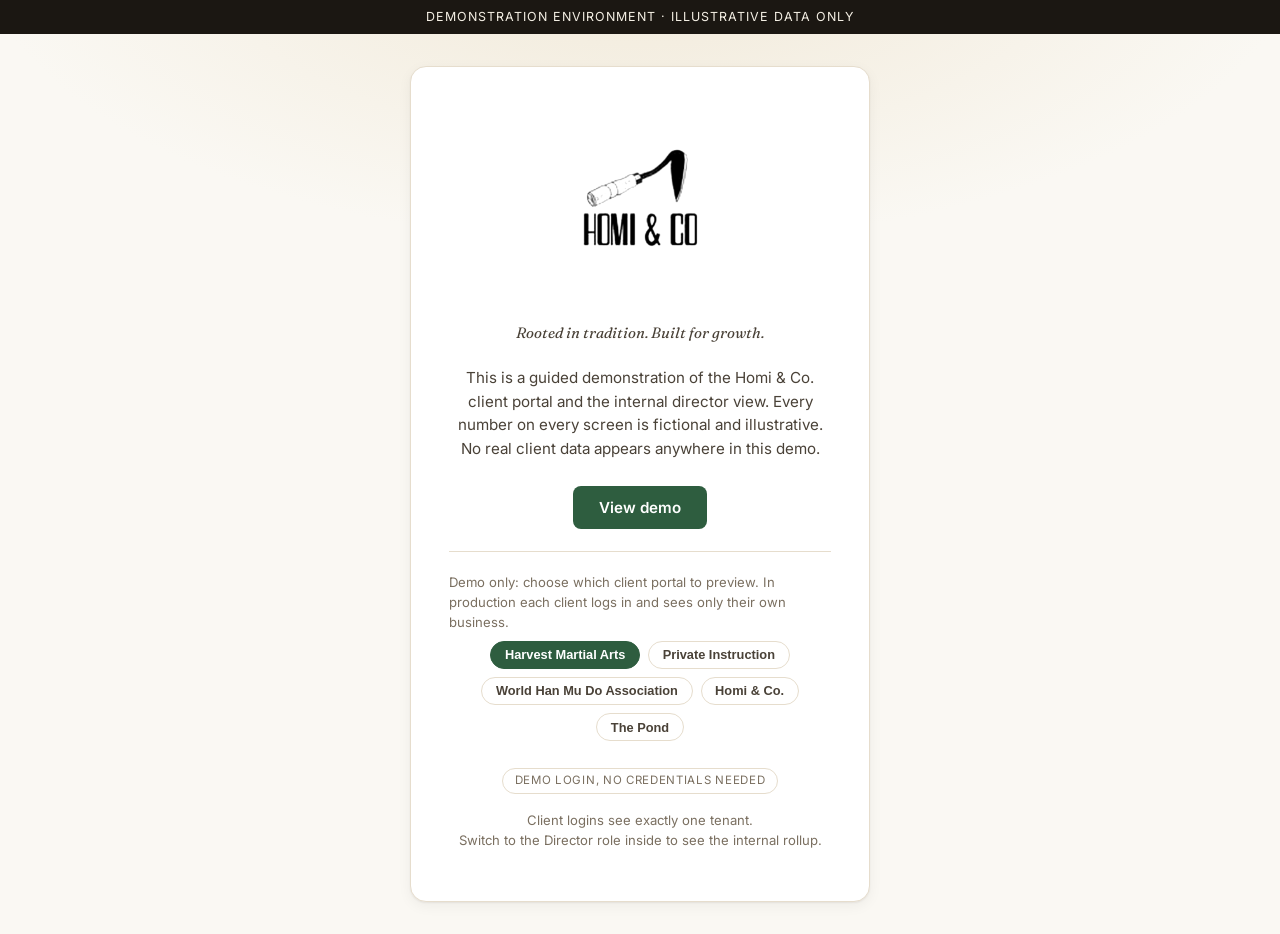
<file: portal/index.html>
<!DOCTYPE html>
<html lang="en">
<head>
<meta charset="utf-8">
<meta name="viewport" content="width=device-width, initial-scale=1">
<title>Homi &amp; Co. Client Portal, Demo</title>
<meta name="description" content="Demonstration of the Homi & Co. client and director portal. Illustrative data only.">
<link rel="preconnect" href="https://fonts.googleapis.com">
<link rel="preconnect" href="https://fonts.gstatic.com" crossorigin>
<link href="https://fonts.googleapis.com/css2?family=Fraunces:ital,opsz,wght@0,9..144,400;0,9..144,600;1,9..144,400&family=Inter:wght@400;500;600;700&display=swap" rel="stylesheet">
<link rel="stylesheet" href="css/styles.css">
</head>
<body>

<!-- ============ LOGIN ============ -->
<div id="login">
  <div class="demo-band">Demonstration environment &middot; Illustrative data only</div>
  <div class="login-wrap">
    <div class="login-card">
      <img class="logo" src="assets/homi-logo-black.png" alt="Homi &amp; Co. logo">
      <div class="tagline">Rooted in tradition. Built for growth.</div>
      <p class="desc">This is a guided demonstration of the Homi &amp; Co. client portal and the internal director view. Every number on every screen is fictional and illustrative. No real client data appears anywhere in this demo.</p>
      <button class="btn" id="viewDemo">View demo</button>
      <div class="login-tenant">
        <span class="small" style="display:block;margin-bottom:0.5rem">Demo only: choose which client portal to preview. In production each client logs in and sees only their own business.</span>
        <div class="login-tenant-btns">
          <button class="tenant-btn active" data-tenant="harvest">Harvest Martial Arts</button>
          <button class="tenant-btn" data-tenant="private">Private Instruction</button>
          <button class="tenant-btn" data-tenant="hanmudo">World Han Mu Do Association</button>
          <button class="tenant-btn" data-tenant="homi">Homi &amp; Co.</button>
          <button class="tenant-btn" data-tenant="pond">The Pond</button>
        </div>
      </div>
      <div class="login-foot">
        <span class="demo-chip">Demo login, no credentials needed</span>
        <p class="small" style="margin-top:1rem">Client logins see exactly one tenant.<br>Switch to the Director role inside to see the internal rollup.</p>
      </div>
    </div>
  </div>
</div>

<!-- ============ APP ============ -->
<div id="app" class="app">
  <div class="demo-band">Demonstration environment &middot; Illustrative data only</div>

  <header class="topbar">
    <div class="topbar-inner">
      <img class="logo" src="assets/homi-logo-black.png" alt="Homi &amp; Co. logo">
      <span class="portal-name">Client Portal</span>
      <div class="role-toggle" role="tablist" aria-label="Role">
        <button id="roleClient" class="active">Client</button>
        <button id="roleDirector">Director</button>
      </div>
    </div>
  </header>

  <div class="layout">
    <nav id="sidenav" class="sidenav" aria-label="Portal sections"></nav>
    <main id="main" class="main"></main>
  </div>

  <div id="contextLine" style="display:none"></div>
  <div id="toast" class="hidden" style="position:fixed;bottom:1.4rem;left:50%;transform:translateX(-50%);background:var(--ink);color:#f4efe4;padding:0.7rem 1.3rem;border-radius:8px;font-size:0.9rem;z-index:50;box-shadow:var(--shadow)"></div>

  <footer class="footer-note">
    Homi &amp; Co. demonstration portal. All data on this page is illustrative and fictional.<br>
    In the live portal, client logins are limited to their own tenant and every view is audit logged.
  </footer>
</div>

<script src="js/data-harvest.js"></script>
<script src="js/data-private.js"></script>
<script src="js/data-hanmudo.js"></script>
<script src="js/data-homi.js"></script>
<script src="js/data-pond.js"></script>
<script src="js/data-director.js"></script>
<script src="js/app.js"></script>
</body>
</html>
</file>
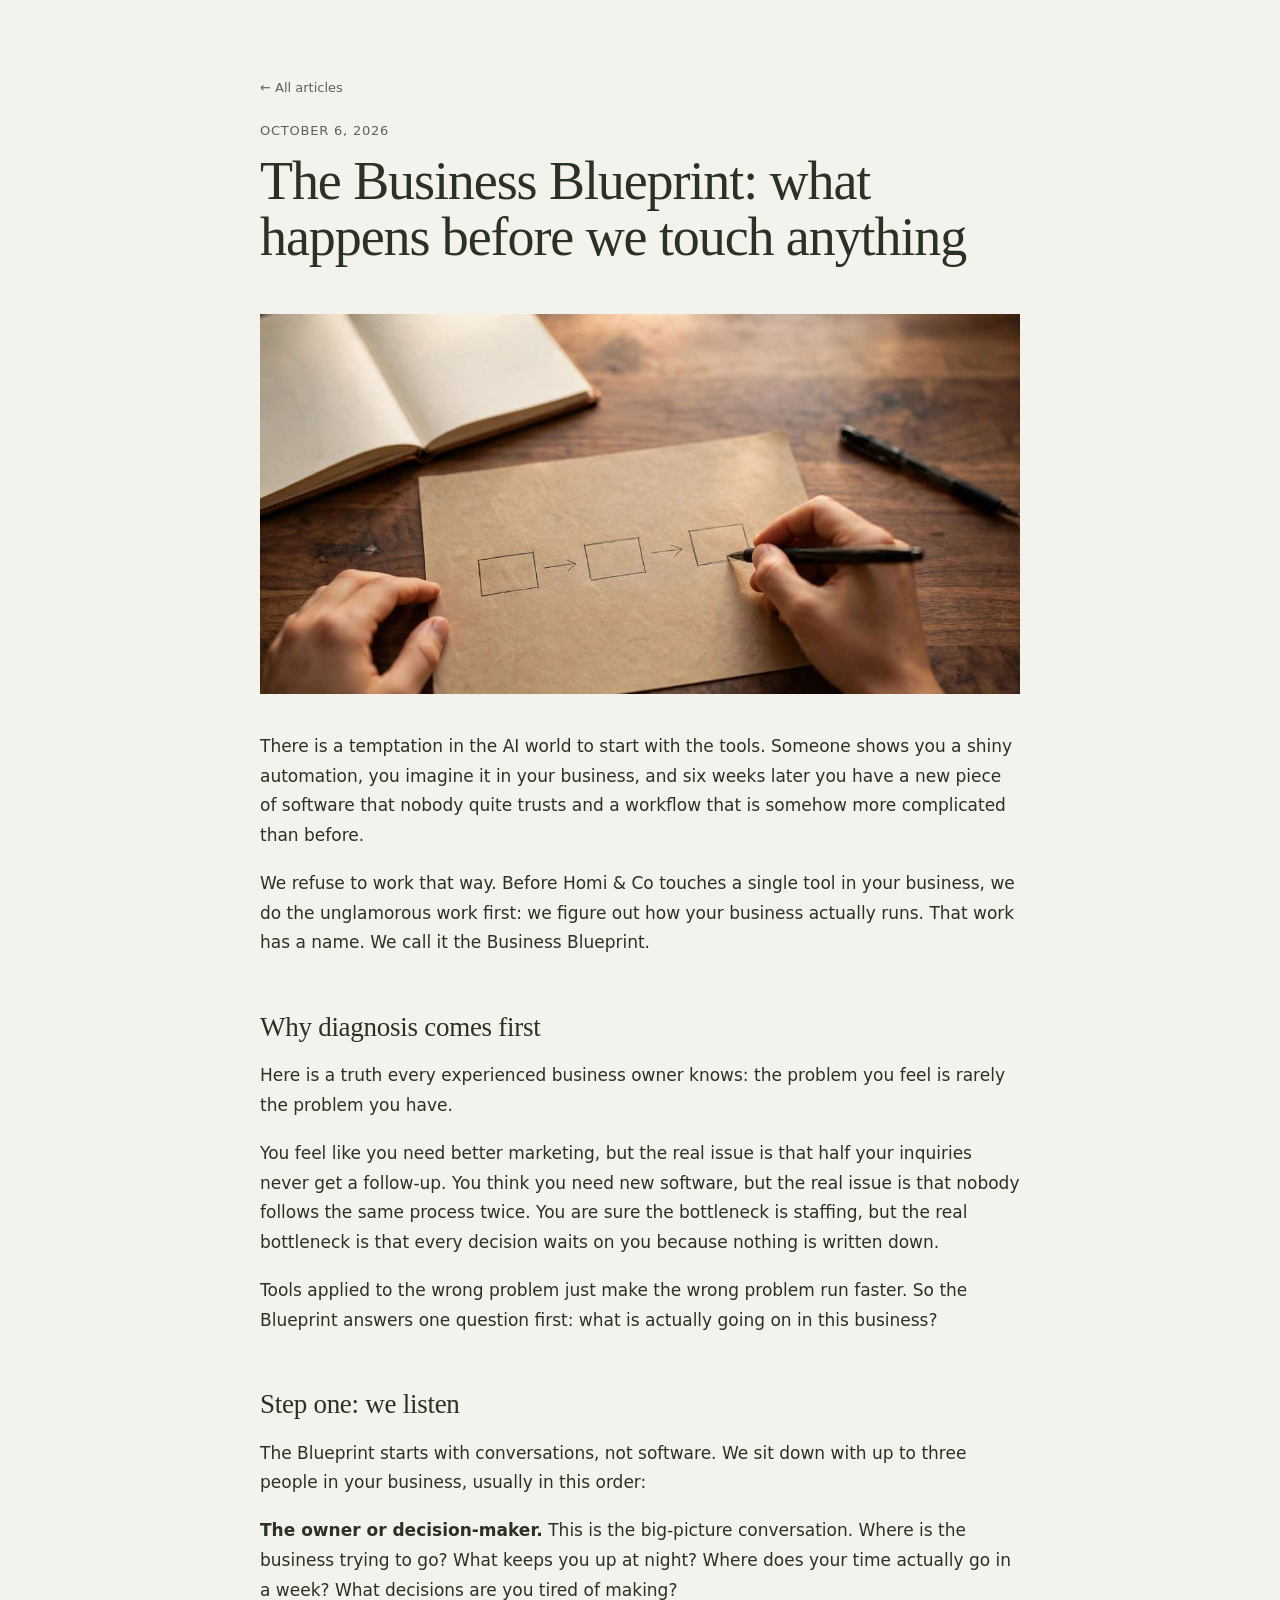
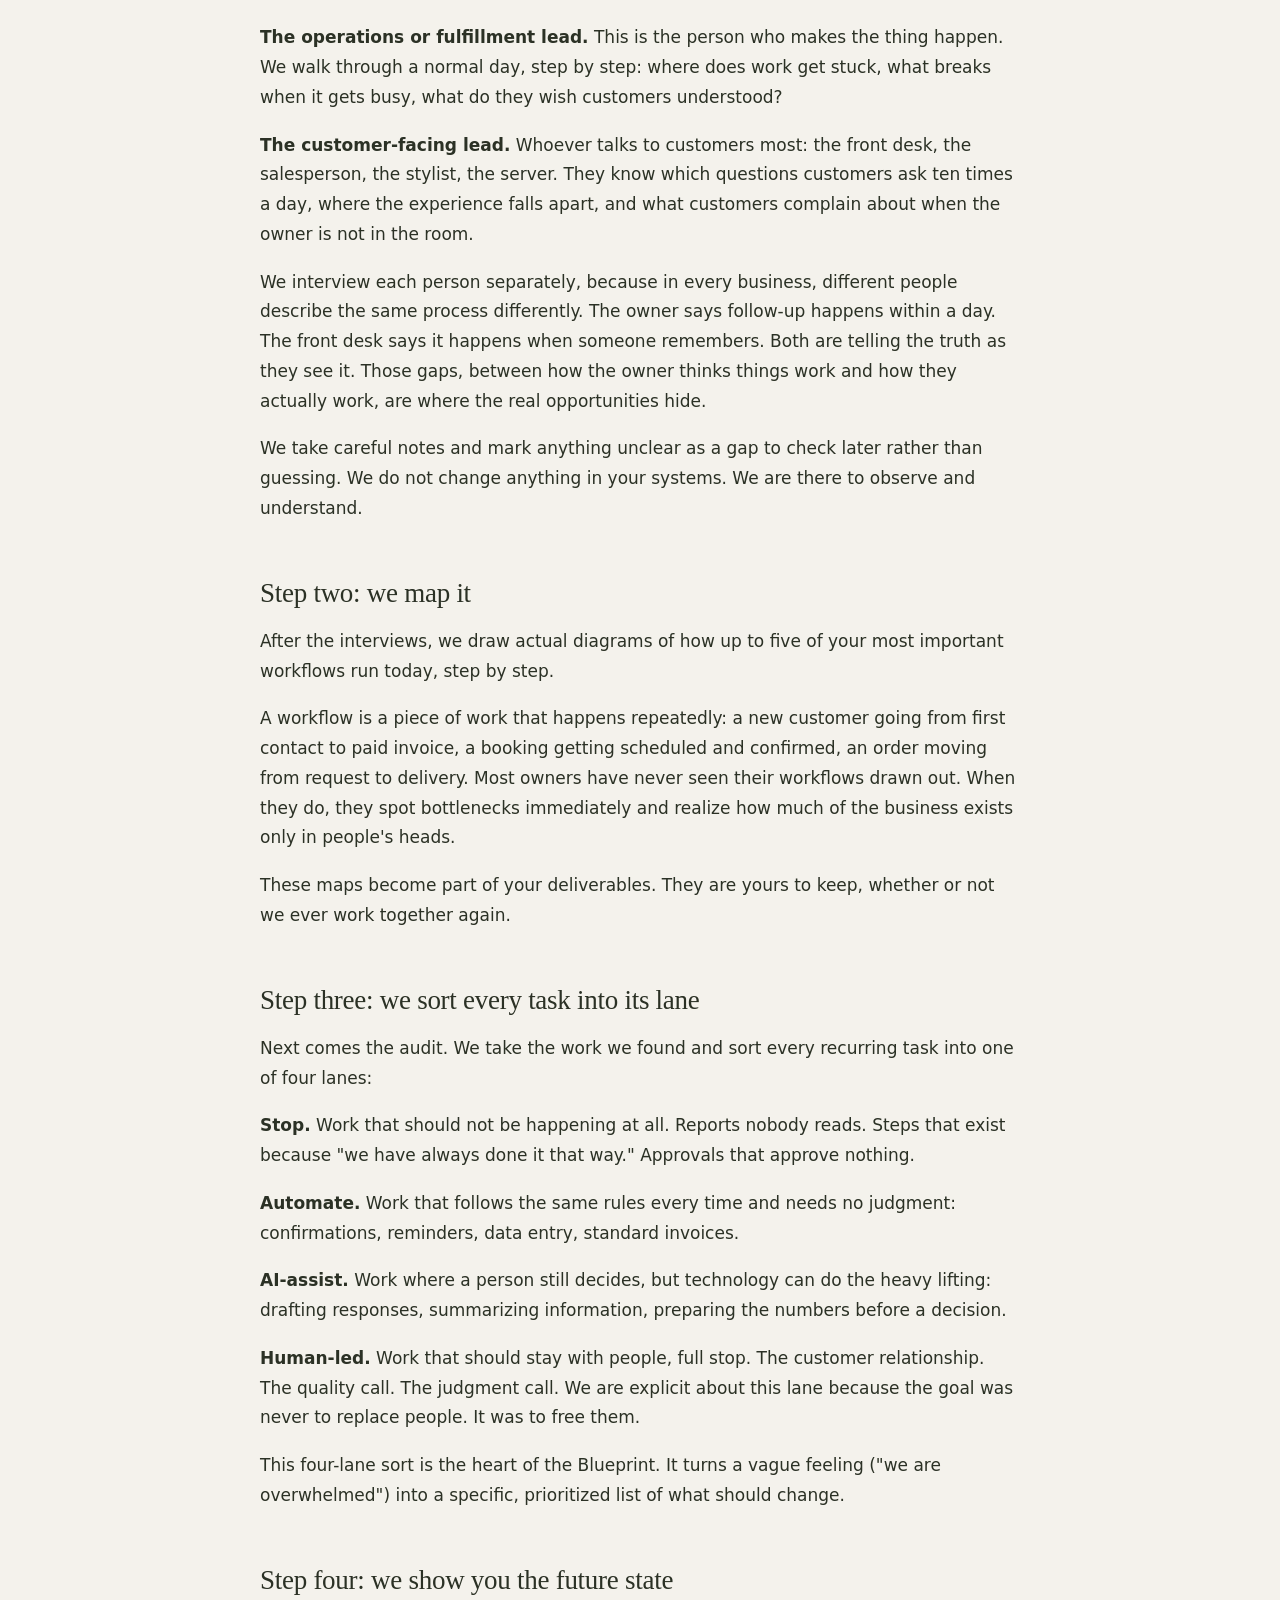
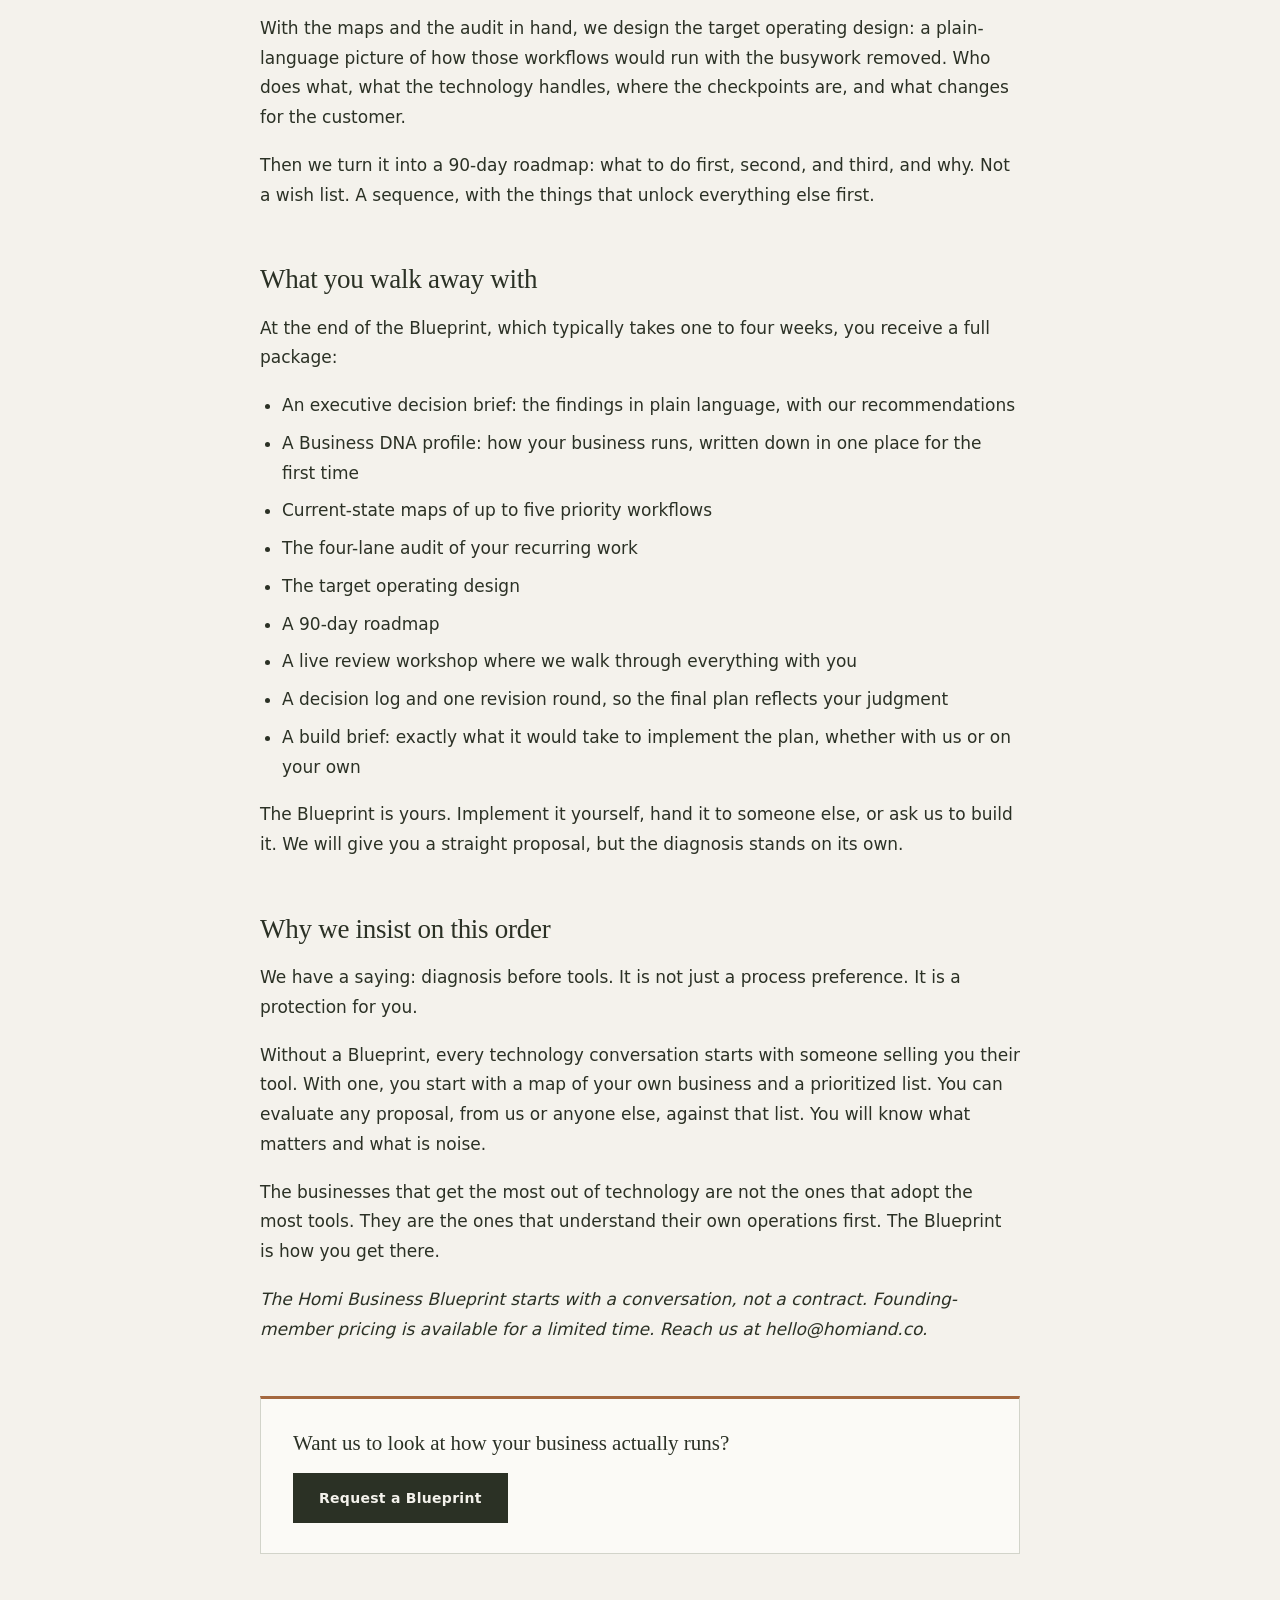
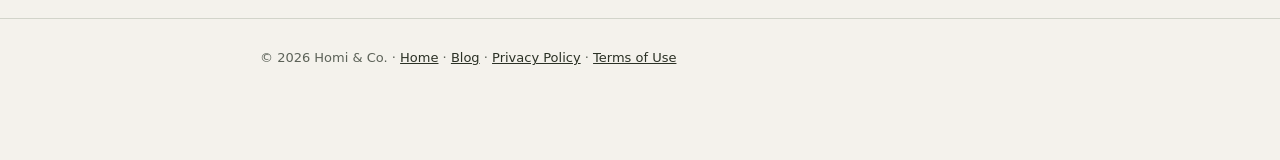
<file: homi-blog-business-blueprint.html>
<!DOCTYPE html>
<html lang="en">
<head>
<meta charset="UTF-8">
<meta name="viewport" content="width=device-width, initial-scale=1.0">
<title>The Homi Business Blueprint: Diagnosis Before Technology · Homi & Co.</title>
<meta name="description" content="The Homi Business Blueprint maps how your business really runs before we touch anything: interviews, workflow maps, and a 90-day plan.">
<style>
  :root {
    --bg: #f4f2ec; --paper: #fbfaf6; --ink: #2b3125; --muted: #5c6258;
    --line: #d2d4ca; --accent: #75855c; --clay: #a4683f;
    --serif: "Newsreader", Georgia, serif; --sans: "Manrope", ui-sans-serif, system-ui, sans-serif;
  }
  * { box-sizing: border-box; }
  body { margin: 0; background: var(--bg); color: var(--ink); font-family: var(--sans); font-size: 17px; line-height: 1.75; }
  .shell { width: min(760px, calc(100% - 40px)); margin: 0 auto; }
  header.page { padding: 72px 0 8px; }
  header.page a.back { font-size: 13px; color: var(--muted); text-decoration: none; }
  header.page a.back:hover { color: var(--accent); }
  .post-date { color: var(--muted); font-size: 13px; letter-spacing: .06em; text-transform: uppercase; margin: 18px 0 0; }
  h1 { font-family: var(--serif); font-weight: 500; letter-spacing: -.02em; font-size: clamp(36px, 5vw, 54px); line-height: 1.05; margin: 10px 0 34px; }
  h2 { font-family: var(--serif); font-weight: 500; font-size: 27px; margin: 46px 0 10px; letter-spacing: -.01em; }
  p { margin: 0 0 18px; }
  ul { padding-left: 22px; margin: 0 0 18px; }
  li { margin-bottom: 8px; }
  a { color: var(--clay); }
  .cta-box { margin: 52px 0 8px; padding: 30px 32px; background: var(--paper); border: 1px solid var(--line); border-top: 3px solid var(--clay); }
  .cta-box p { margin: 0 0 14px; font-family: var(--serif); font-size: 21px; line-height: 1.4; }
  .cta-box a.button { display: inline-block; padding: 13px 26px; background: var(--ink); color: #f4f2ec; text-decoration: none; font-size: 14px; font-weight: 600; letter-spacing: .02em; }
  .cta-box a.button:hover { background: var(--clay); }

  .post-hero { margin: 6px 0 38px; }
  .post-hero img { width: 100%; aspect-ratio: 16 / 8; object-fit: cover; display: block; }
  footer.page { border-top: 1px solid var(--line); margin-top: 64px; padding: 28px 0 72px; color: var(--muted); font-size: 13px; }
  footer.page a { color: var(--ink); }

</style>
</head>
<body>
<header class="page"><div class="shell">
  <a class="back" href="homi-blog.html">← All articles</a>
  <p class="post-date">October 6, 2026</p>
  <h1>The Business Blueprint: what happens before we touch anything</h1>
</div></header>
</div></header>
<main><div class="shell">
<figure class="post-hero"><img src="[data-uri]" alt="Hands sketching a workflow diagram on kraft paper"></figure>
<p>There is a temptation in the AI world to start with the tools. Someone shows you a shiny automation, you imagine it in your business, and six weeks later you have a new piece of software that nobody quite trusts and a workflow that is somehow more complicated than before.</p>
<p>We refuse to work that way. Before Homi & Co touches a single tool in your business, we do the unglamorous work first: we figure out how your business actually runs. That work has a name. We call it the Business Blueprint.</p>
<h2>Why diagnosis comes first</h2>
<p>Here is a truth every experienced business owner knows: the problem you feel is rarely the problem you have.</p>
<p>You feel like you need better marketing, but the real issue is that half your inquiries never get a follow-up. You think you need new software, but the real issue is that nobody follows the same process twice. You are sure the bottleneck is staffing, but the real bottleneck is that every decision waits on you because nothing is written down.</p>
<p>Tools applied to the wrong problem just make the wrong problem run faster. So the Blueprint answers one question first: what is actually going on in this business?</p>
<h2>Step one: we listen</h2>
<p>The Blueprint starts with conversations, not software. We sit down with up to three people in your business, usually in this order:</p>
<p><strong>The owner or decision-maker.</strong> This is the big-picture conversation. Where is the business trying to go? What keeps you up at night? Where does your time actually go in a week? What decisions are you tired of making?</p>
<p><strong>The operations or fulfillment lead.</strong> This is the person who makes the thing happen. We walk through a normal day, step by step: where does work get stuck, what breaks when it gets busy, what do they wish customers understood?</p>
<p><strong>The customer-facing lead.</strong> Whoever talks to customers most: the front desk, the salesperson, the stylist, the server. They know which questions customers ask ten times a day, where the experience falls apart, and what customers complain about when the owner is not in the room.</p>
<p>We interview each person separately, because in every business, different people describe the same process differently. The owner says follow-up happens within a day. The front desk says it happens when someone remembers. Both are telling the truth as they see it. Those gaps, between how the owner thinks things work and how they actually work, are where the real opportunities hide.</p>
<p>We take careful notes and mark anything unclear as a gap to check later rather than guessing. We do not change anything in your systems. We are there to observe and understand.</p>
<h2>Step two: we map it</h2>
<p>After the interviews, we draw actual diagrams of how up to five of your most important workflows run today, step by step.</p>
<p>A workflow is a piece of work that happens repeatedly: a new customer going from first contact to paid invoice, a booking getting scheduled and confirmed, an order moving from request to delivery. Most owners have never seen their workflows drawn out. When they do, they spot bottlenecks immediately and realize how much of the business exists only in people's heads.</p>
<p>These maps become part of your deliverables. They are yours to keep, whether or not we ever work together again.</p>
<h2>Step three: we sort every task into its lane</h2>
<p>Next comes the audit. We take the work we found and sort every recurring task into one of four lanes:</p>
<p><strong>Stop.</strong> Work that should not be happening at all. Reports nobody reads. Steps that exist because "we have always done it that way." Approvals that approve nothing.</p>
<p><strong>Automate.</strong> Work that follows the same rules every time and needs no judgment: confirmations, reminders, data entry, standard invoices.</p>
<p><strong>AI-assist.</strong> Work where a person still decides, but technology can do the heavy lifting: drafting responses, summarizing information, preparing the numbers before a decision.</p>
<p><strong>Human-led.</strong> Work that should stay with people, full stop. The customer relationship. The quality call. The judgment call. We are explicit about this lane because the goal was never to replace people. It was to free them.</p>
<p>This four-lane sort is the heart of the Blueprint. It turns a vague feeling ("we are overwhelmed") into a specific, prioritized list of what should change.</p>
<h2>Step four: we show you the future state</h2>
<p>With the maps and the audit in hand, we design the target operating design: a plain-language picture of how those workflows would run with the busywork removed. Who does what, what the technology handles, where the checkpoints are, and what changes for the customer.</p>
<p>Then we turn it into a 90-day roadmap: what to do first, second, and third, and why. Not a wish list. A sequence, with the things that unlock everything else first.</p>
<h2>What you walk away with</h2>
<p>At the end of the Blueprint, which typically takes one to four weeks, you receive a full package:</p>
<ul>
<li>An executive decision brief: the findings in plain language, with our recommendations</li>
<li>A Business DNA profile: how your business runs, written down in one place for the first time</li>
<li>Current-state maps of up to five priority workflows</li>
<li>The four-lane audit of your recurring work</li>
<li>The target operating design</li>
<li>A 90-day roadmap</li>
<li>A live review workshop where we walk through everything with you</li>
<li>A decision log and one revision round, so the final plan reflects your judgment</li>
<li>A build brief: exactly what it would take to implement the plan, whether with us or on your own</li>
</ul>
<p>The Blueprint is yours. Implement it yourself, hand it to someone else, or ask us to build it. We will give you a straight proposal, but the diagnosis stands on its own.</p>
<h2>Why we insist on this order</h2>
<p>We have a saying: diagnosis before tools. It is not just a process preference. It is a protection for you.</p>
<p>Without a Blueprint, every technology conversation starts with someone selling you their tool. With one, you start with a map of your own business and a prioritized list. You can evaluate any proposal, from us or anyone else, against that list. You will know what matters and what is noise.</p>
<p>The businesses that get the most out of technology are not the ones that adopt the most tools. They are the ones that understand their own operations first. The Blueprint is how you get there.</p>
<p><em>The Homi Business Blueprint starts with a conversation, not a contract. Founding-member pricing is available for a limited time. Reach us at hello@homiand.co.</em></p>
<div class="cta-box">
  <p>Want us to look at how your business actually runs?</p>
  <a class="button" href="index.html#blueprint">Request a Blueprint</a>
</div>
</div></main>
<footer class="page"><div class="shell">
  <p>© 2026 Homi & Co. · <a href="index.html">Home</a> · <a href="homi-blog.html">Blog</a> · <a href="homi-privacy-policy.html">Privacy Policy</a> · <a href="homi-terms-of-use.html">Terms of Use</a></p>
</div></footer>
</body>
</html>
</file>
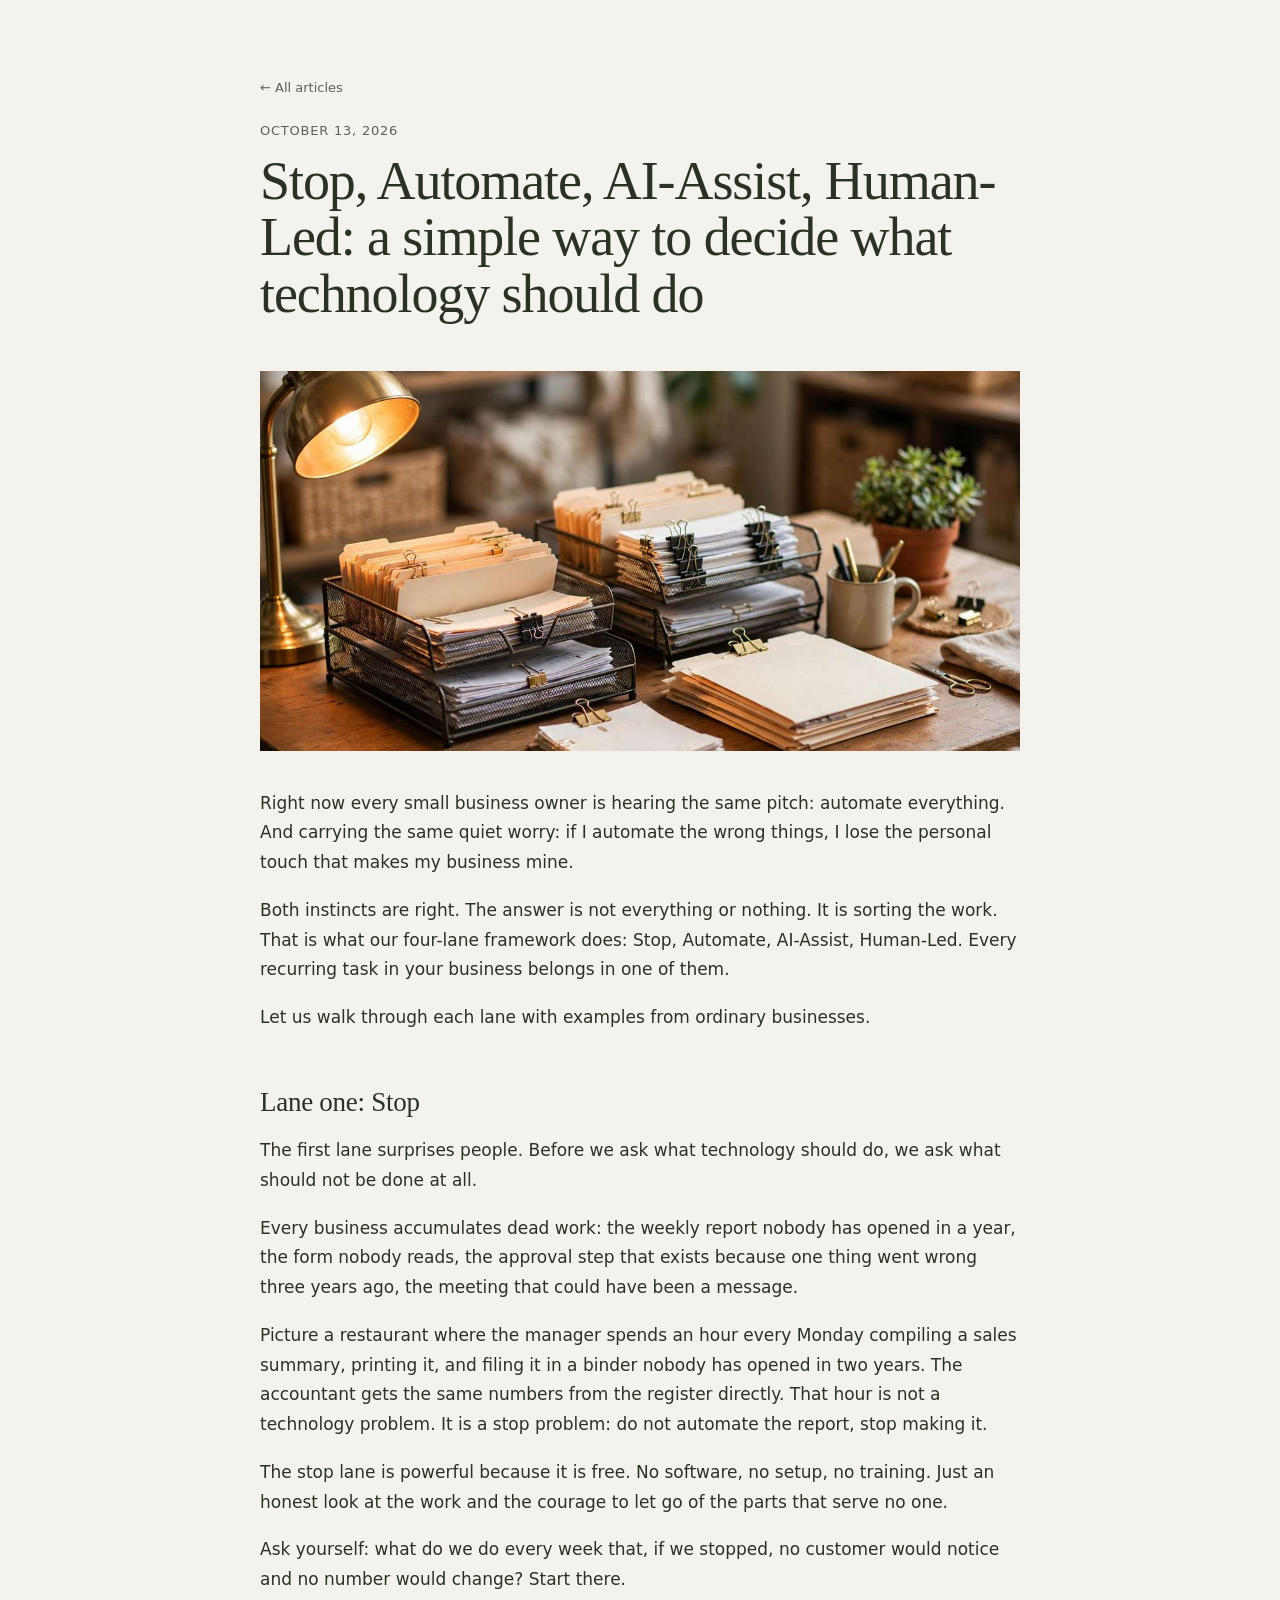
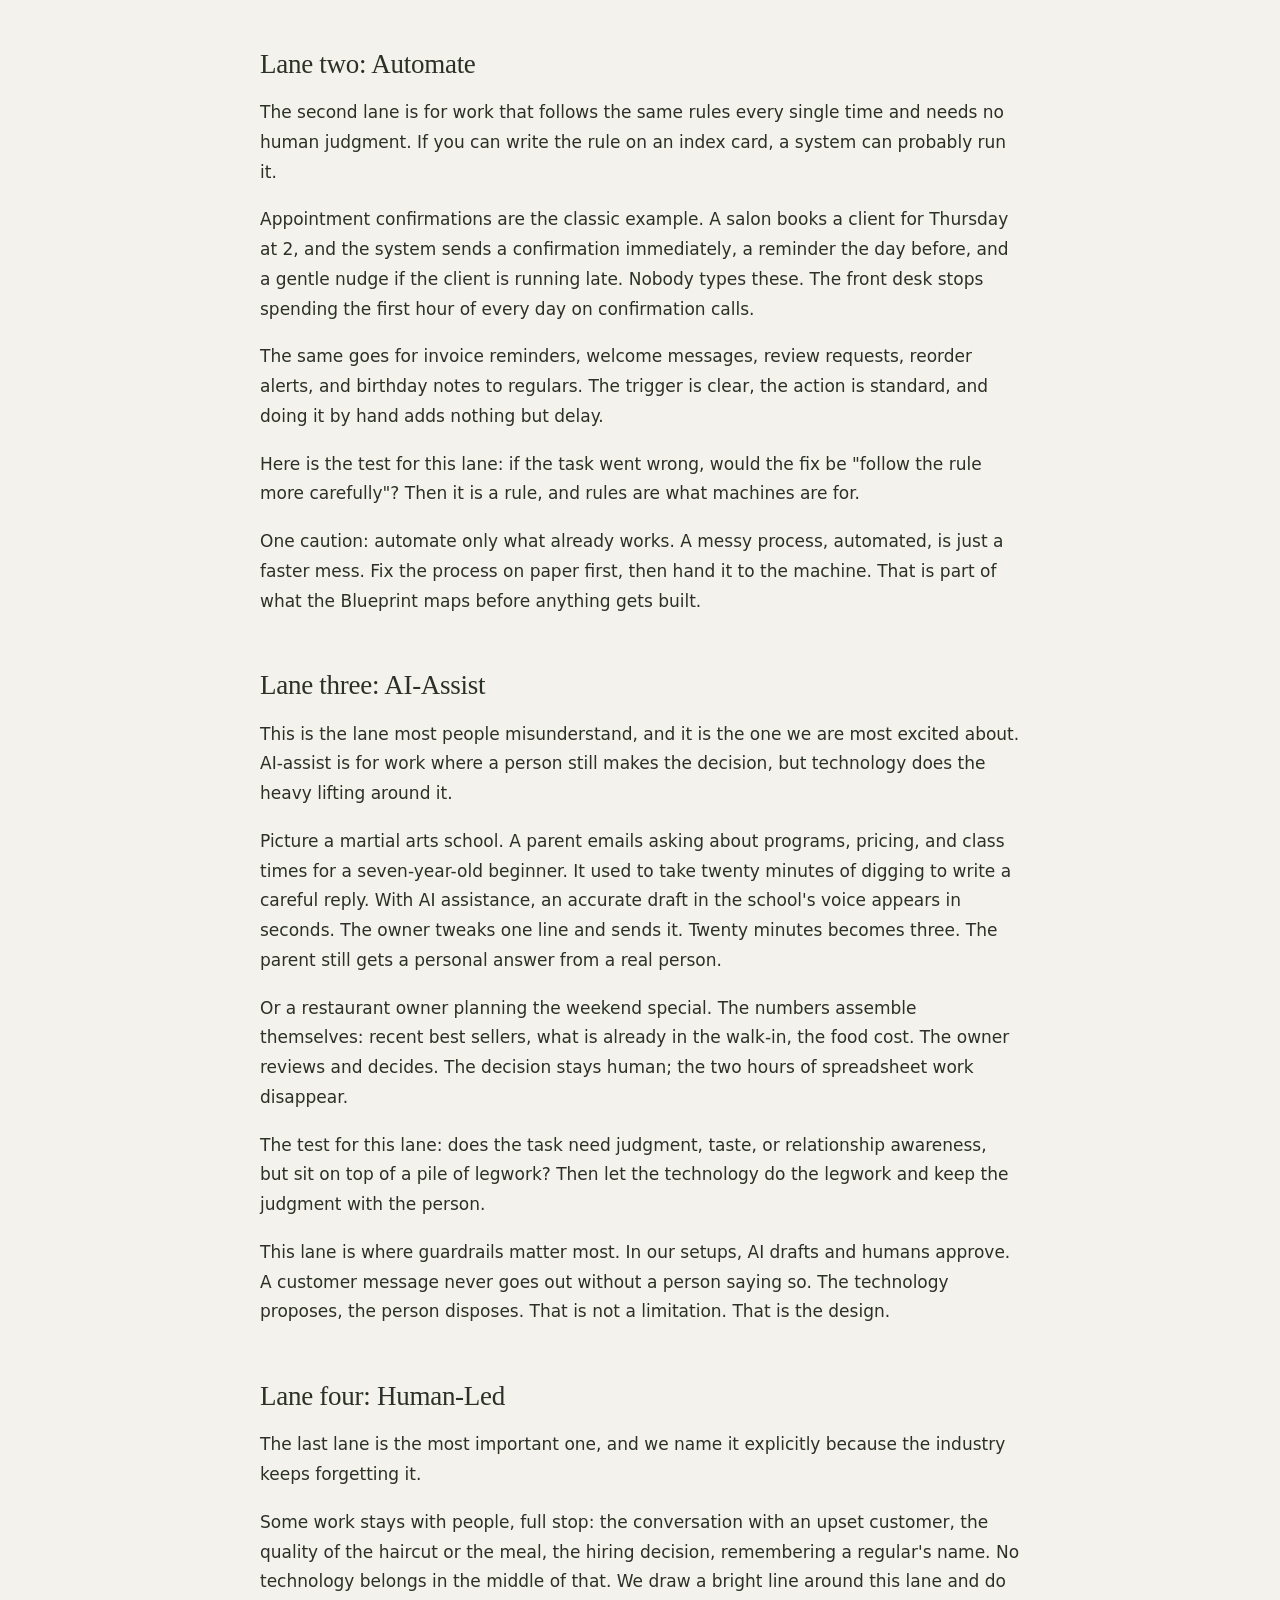
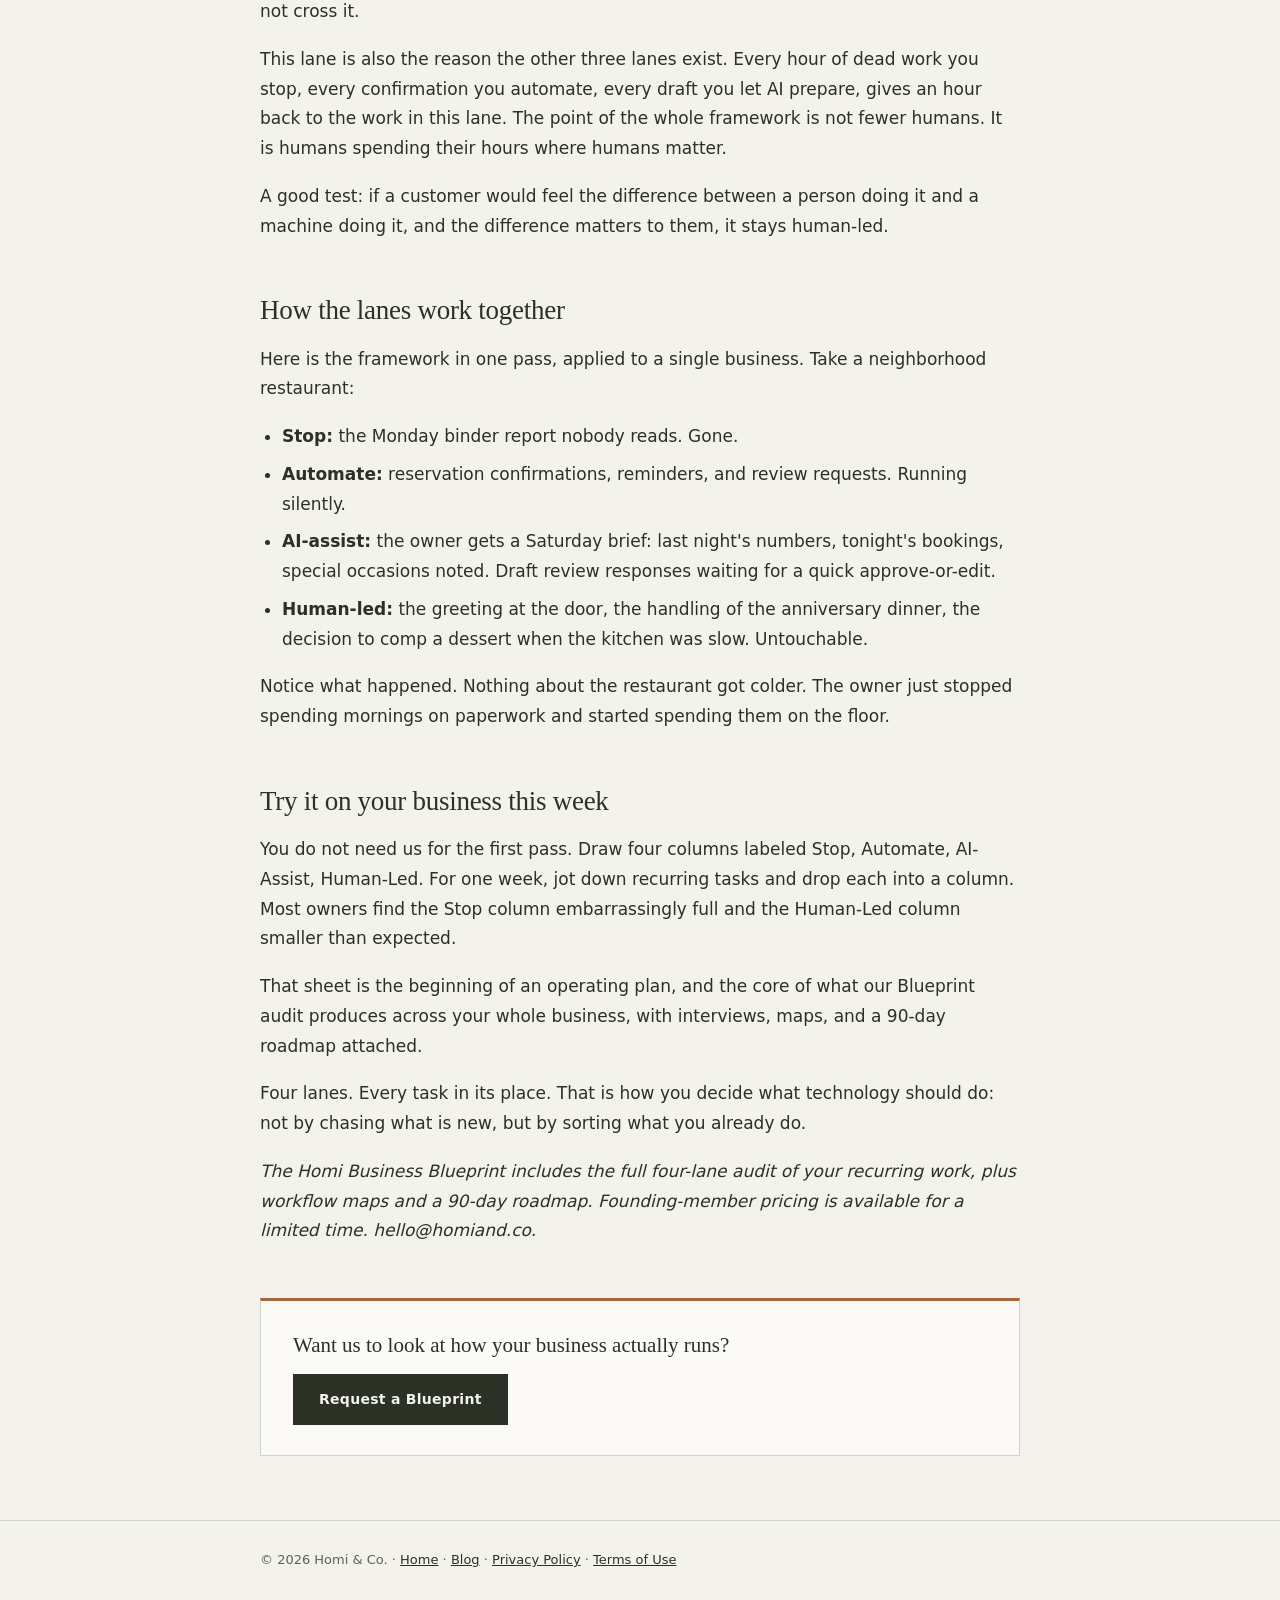
<file: homi-blog-four-lanes.html>
<!DOCTYPE html>
<html lang="en">
<head>
<meta charset="UTF-8">
<meta name="viewport" content="width=device-width, initial-scale=1.0">
<title>Stop, Automate, AI-Assist, Human-Led: A Simple Framework for Business Tech · Homi & Co.</title>
<meta name="description" content="A simple four-lane framework to decide what technology should do in your business: stop it, automate it, let AI assist, or keep it human-led.">
<style>
  :root {
    --bg: #f4f2ec; --paper: #fbfaf6; --ink: #2b3125; --muted: #5c6258;
    --line: #d2d4ca; --accent: #75855c; --clay: #a4683f;
    --serif: "Newsreader", Georgia, serif; --sans: "Manrope", ui-sans-serif, system-ui, sans-serif;
  }
  * { box-sizing: border-box; }
  body { margin: 0; background: var(--bg); color: var(--ink); font-family: var(--sans); font-size: 17px; line-height: 1.75; }
  .shell { width: min(760px, calc(100% - 40px)); margin: 0 auto; }
  header.page { padding: 72px 0 8px; }
  header.page a.back { font-size: 13px; color: var(--muted); text-decoration: none; }
  header.page a.back:hover { color: var(--accent); }
  .post-date { color: var(--muted); font-size: 13px; letter-spacing: .06em; text-transform: uppercase; margin: 18px 0 0; }
  h1 { font-family: var(--serif); font-weight: 500; letter-spacing: -.02em; font-size: clamp(36px, 5vw, 54px); line-height: 1.05; margin: 10px 0 34px; }
  h2 { font-family: var(--serif); font-weight: 500; font-size: 27px; margin: 46px 0 10px; letter-spacing: -.01em; }
  p { margin: 0 0 18px; }
  ul { padding-left: 22px; margin: 0 0 18px; }
  li { margin-bottom: 8px; }
  a { color: var(--clay); }
  .cta-box { margin: 52px 0 8px; padding: 30px 32px; background: var(--paper); border: 1px solid var(--line); border-top: 3px solid var(--clay); }
  .cta-box p { margin: 0 0 14px; font-family: var(--serif); font-size: 21px; line-height: 1.4; }
  .cta-box a.button { display: inline-block; padding: 13px 26px; background: var(--ink); color: #f4f2ec; text-decoration: none; font-size: 14px; font-weight: 600; letter-spacing: .02em; }
  .cta-box a.button:hover { background: var(--clay); }

  .post-hero { margin: 6px 0 38px; }
  .post-hero img { width: 100%; aspect-ratio: 16 / 8; object-fit: cover; display: block; }
  footer.page { border-top: 1px solid var(--line); margin-top: 64px; padding: 28px 0 72px; color: var(--muted); font-size: 13px; }
  footer.page a { color: var(--ink); }

</style>
</head>
<body>
<header class="page"><div class="shell">
  <a class="back" href="homi-blog.html">← All articles</a>
  <p class="post-date">October 13, 2026</p>
  <h1>Stop, Automate, AI-Assist, Human-Led: a simple way to decide what technology should do</h1>
</div></header>
</div></header>
<main><div class="shell">
<figure class="post-hero"><img src="[data-uri]" alt="Neatly organized workspace with paperwork sorted into groups"></figure>
<p>Right now every small business owner is hearing the same pitch: automate everything. And carrying the same quiet worry: if I automate the wrong things, I lose the personal touch that makes my business mine.</p>
<p>Both instincts are right. The answer is not everything or nothing. It is sorting the work. That is what our four-lane framework does: Stop, Automate, AI-Assist, Human-Led. Every recurring task in your business belongs in one of them.</p>
<p>Let us walk through each lane with examples from ordinary businesses.</p>
<h2>Lane one: Stop</h2>
<p>The first lane surprises people. Before we ask what technology should do, we ask what should not be done at all.</p>
<p>Every business accumulates dead work: the weekly report nobody has opened in a year, the form nobody reads, the approval step that exists because one thing went wrong three years ago, the meeting that could have been a message.</p>
<p>Picture a restaurant where the manager spends an hour every Monday compiling a sales summary, printing it, and filing it in a binder nobody has opened in two years. The accountant gets the same numbers from the register directly. That hour is not a technology problem. It is a stop problem: do not automate the report, stop making it.</p>
<p>The stop lane is powerful because it is free. No software, no setup, no training. Just an honest look at the work and the courage to let go of the parts that serve no one.</p>
<p>Ask yourself: what do we do every week that, if we stopped, no customer would notice and no number would change? Start there.</p>
<h2>Lane two: Automate</h2>
<p>The second lane is for work that follows the same rules every single time and needs no human judgment. If you can write the rule on an index card, a system can probably run it.</p>
<p>Appointment confirmations are the classic example. A salon books a client for Thursday at 2, and the system sends a confirmation immediately, a reminder the day before, and a gentle nudge if the client is running late. Nobody types these. The front desk stops spending the first hour of every day on confirmation calls.</p>
<p>The same goes for invoice reminders, welcome messages, review requests, reorder alerts, and birthday notes to regulars. The trigger is clear, the action is standard, and doing it by hand adds nothing but delay.</p>
<p>Here is the test for this lane: if the task went wrong, would the fix be "follow the rule more carefully"? Then it is a rule, and rules are what machines are for.</p>
<p>One caution: automate only what already works. A messy process, automated, is just a faster mess. Fix the process on paper first, then hand it to the machine. That is part of what the Blueprint maps before anything gets built.</p>
<h2>Lane three: AI-Assist</h2>
<p>This is the lane most people misunderstand, and it is the one we are most excited about. AI-assist is for work where a person still makes the decision, but technology does the heavy lifting around it.</p>
<p>Picture a martial arts school. A parent emails asking about programs, pricing, and class times for a seven-year-old beginner. It used to take twenty minutes of digging to write a careful reply. With AI assistance, an accurate draft in the school's voice appears in seconds. The owner tweaks one line and sends it. Twenty minutes becomes three. The parent still gets a personal answer from a real person.</p>
<p>Or a restaurant owner planning the weekend special. The numbers assemble themselves: recent best sellers, what is already in the walk-in, the food cost. The owner reviews and decides. The decision stays human; the two hours of spreadsheet work disappear.</p>
<p>The test for this lane: does the task need judgment, taste, or relationship awareness, but sit on top of a pile of legwork? Then let the technology do the legwork and keep the judgment with the person.</p>
<p>This lane is where guardrails matter most. In our setups, AI drafts and humans approve. A customer message never goes out without a person saying so. The technology proposes, the person disposes. That is not a limitation. That is the design.</p>
<h2>Lane four: Human-Led</h2>
<p>The last lane is the most important one, and we name it explicitly because the industry keeps forgetting it.</p>
<p>Some work stays with people, full stop: the conversation with an upset customer, the quality of the haircut or the meal, the hiring decision, remembering a regular's name. No technology belongs in the middle of that. We draw a bright line around this lane and do not cross it.</p>
<p>This lane is also the reason the other three lanes exist. Every hour of dead work you stop, every confirmation you automate, every draft you let AI prepare, gives an hour back to the work in this lane. The point of the whole framework is not fewer humans. It is humans spending their hours where humans matter.</p>
<p>A good test: if a customer would feel the difference between a person doing it and a machine doing it, and the difference matters to them, it stays human-led.</p>
<h2>How the lanes work together</h2>
<p>Here is the framework in one pass, applied to a single business. Take a neighborhood restaurant:</p>
<ul>
<li><strong>Stop:</strong> the Monday binder report nobody reads. Gone.</li>
<li><strong>Automate:</strong> reservation confirmations, reminders, and review requests. Running silently.</li>
<li><strong>AI-assist:</strong> the owner gets a Saturday brief: last night's numbers, tonight's bookings, special occasions noted. Draft review responses waiting for a quick approve-or-edit.</li>
<li><strong>Human-led:</strong> the greeting at the door, the handling of the anniversary dinner, the decision to comp a dessert when the kitchen was slow. Untouchable.</li>
</ul>
<p>Notice what happened. Nothing about the restaurant got colder. The owner just stopped spending mornings on paperwork and started spending them on the floor.</p>
<h2>Try it on your business this week</h2>
<p>You do not need us for the first pass. Draw four columns labeled Stop, Automate, AI-Assist, Human-Led. For one week, jot down recurring tasks and drop each into a column. Most owners find the Stop column embarrassingly full and the Human-Led column smaller than expected.</p>
<p>That sheet is the beginning of an operating plan, and the core of what our Blueprint audit produces across your whole business, with interviews, maps, and a 90-day roadmap attached.</p>
<p>Four lanes. Every task in its place. That is how you decide what technology should do: not by chasing what is new, but by sorting what you already do.</p>
<p><em>The Homi Business Blueprint includes the full four-lane audit of your recurring work, plus workflow maps and a 90-day roadmap. Founding-member pricing is available for a limited time. hello@homiand.co.</em></p>
<div class="cta-box">
  <p>Want us to look at how your business actually runs?</p>
  <a class="button" href="index.html#blueprint">Request a Blueprint</a>
</div>
</div></main>
<footer class="page"><div class="shell">
  <p>© 2026 Homi & Co. · <a href="index.html">Home</a> · <a href="homi-blog.html">Blog</a> · <a href="homi-privacy-policy.html">Privacy Policy</a> · <a href="homi-terms-of-use.html">Terms of Use</a></p>
</div></footer>
</body>
</html>
</file>
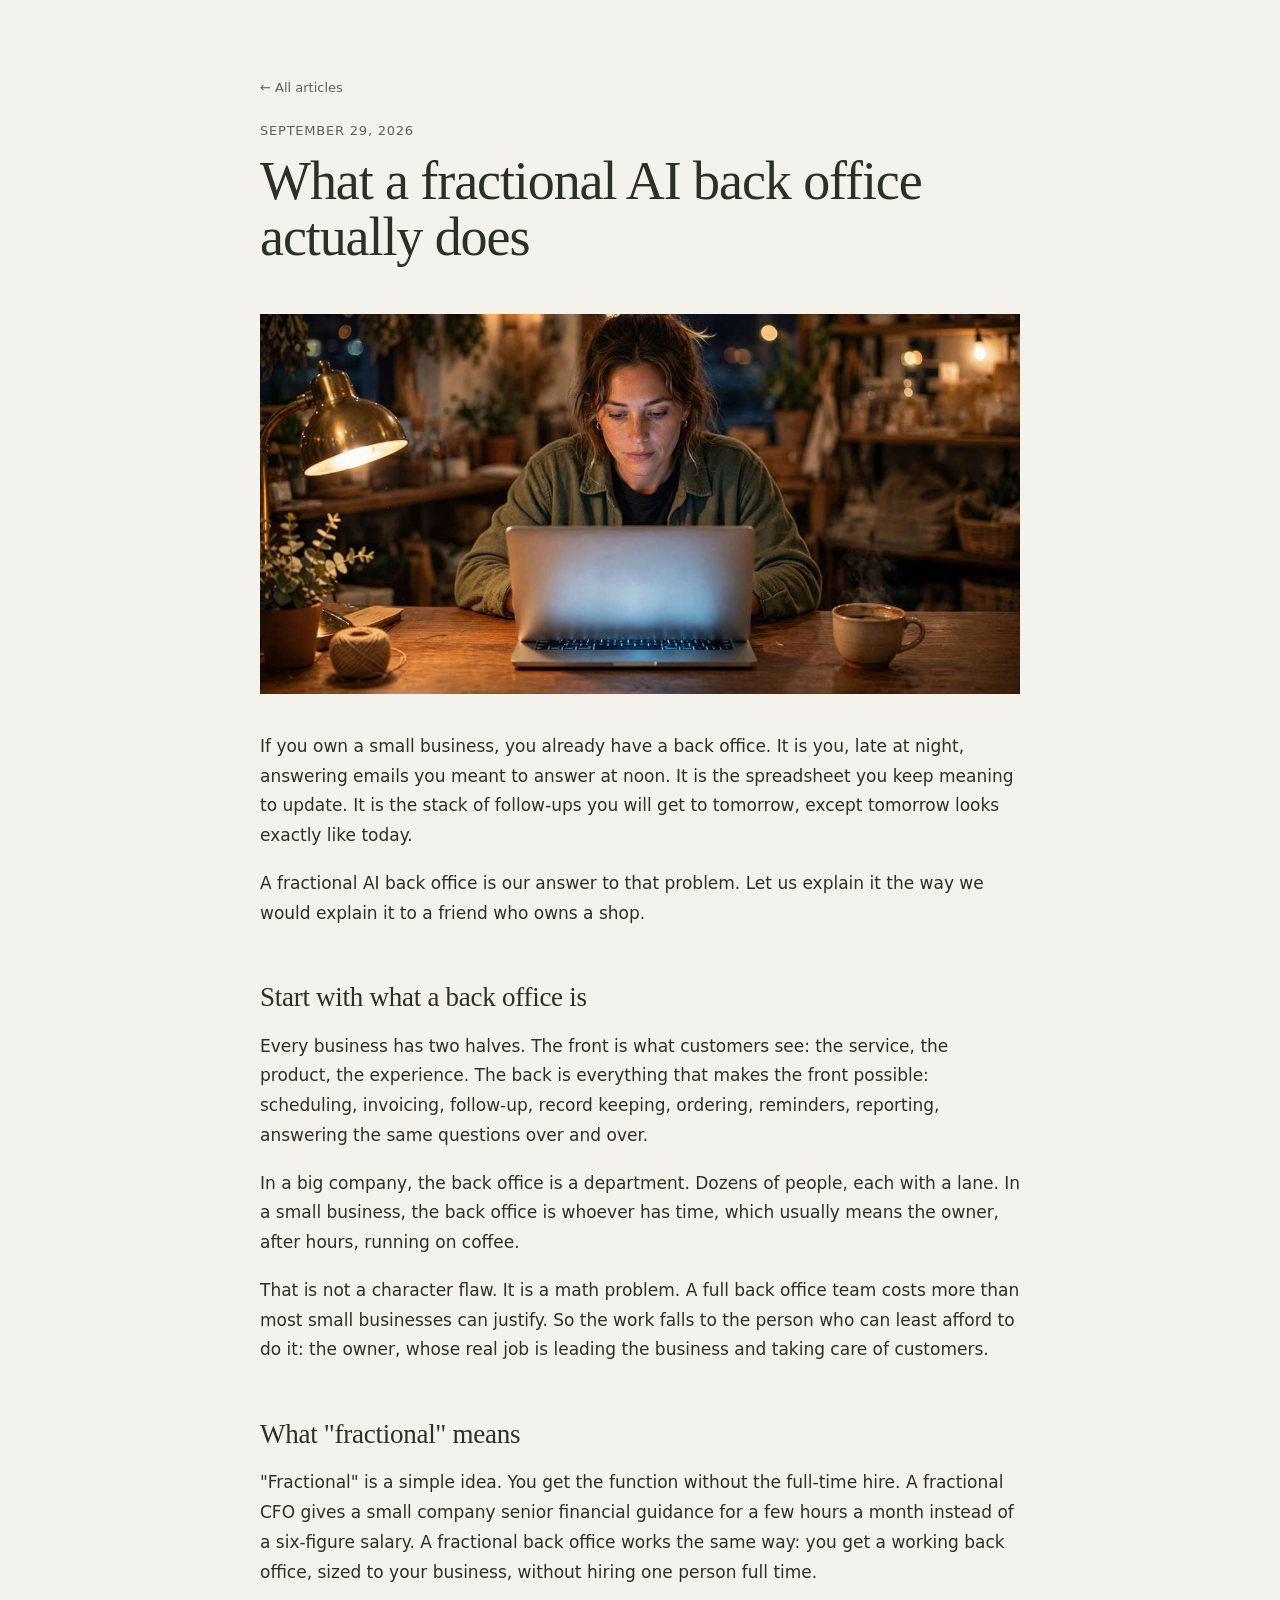
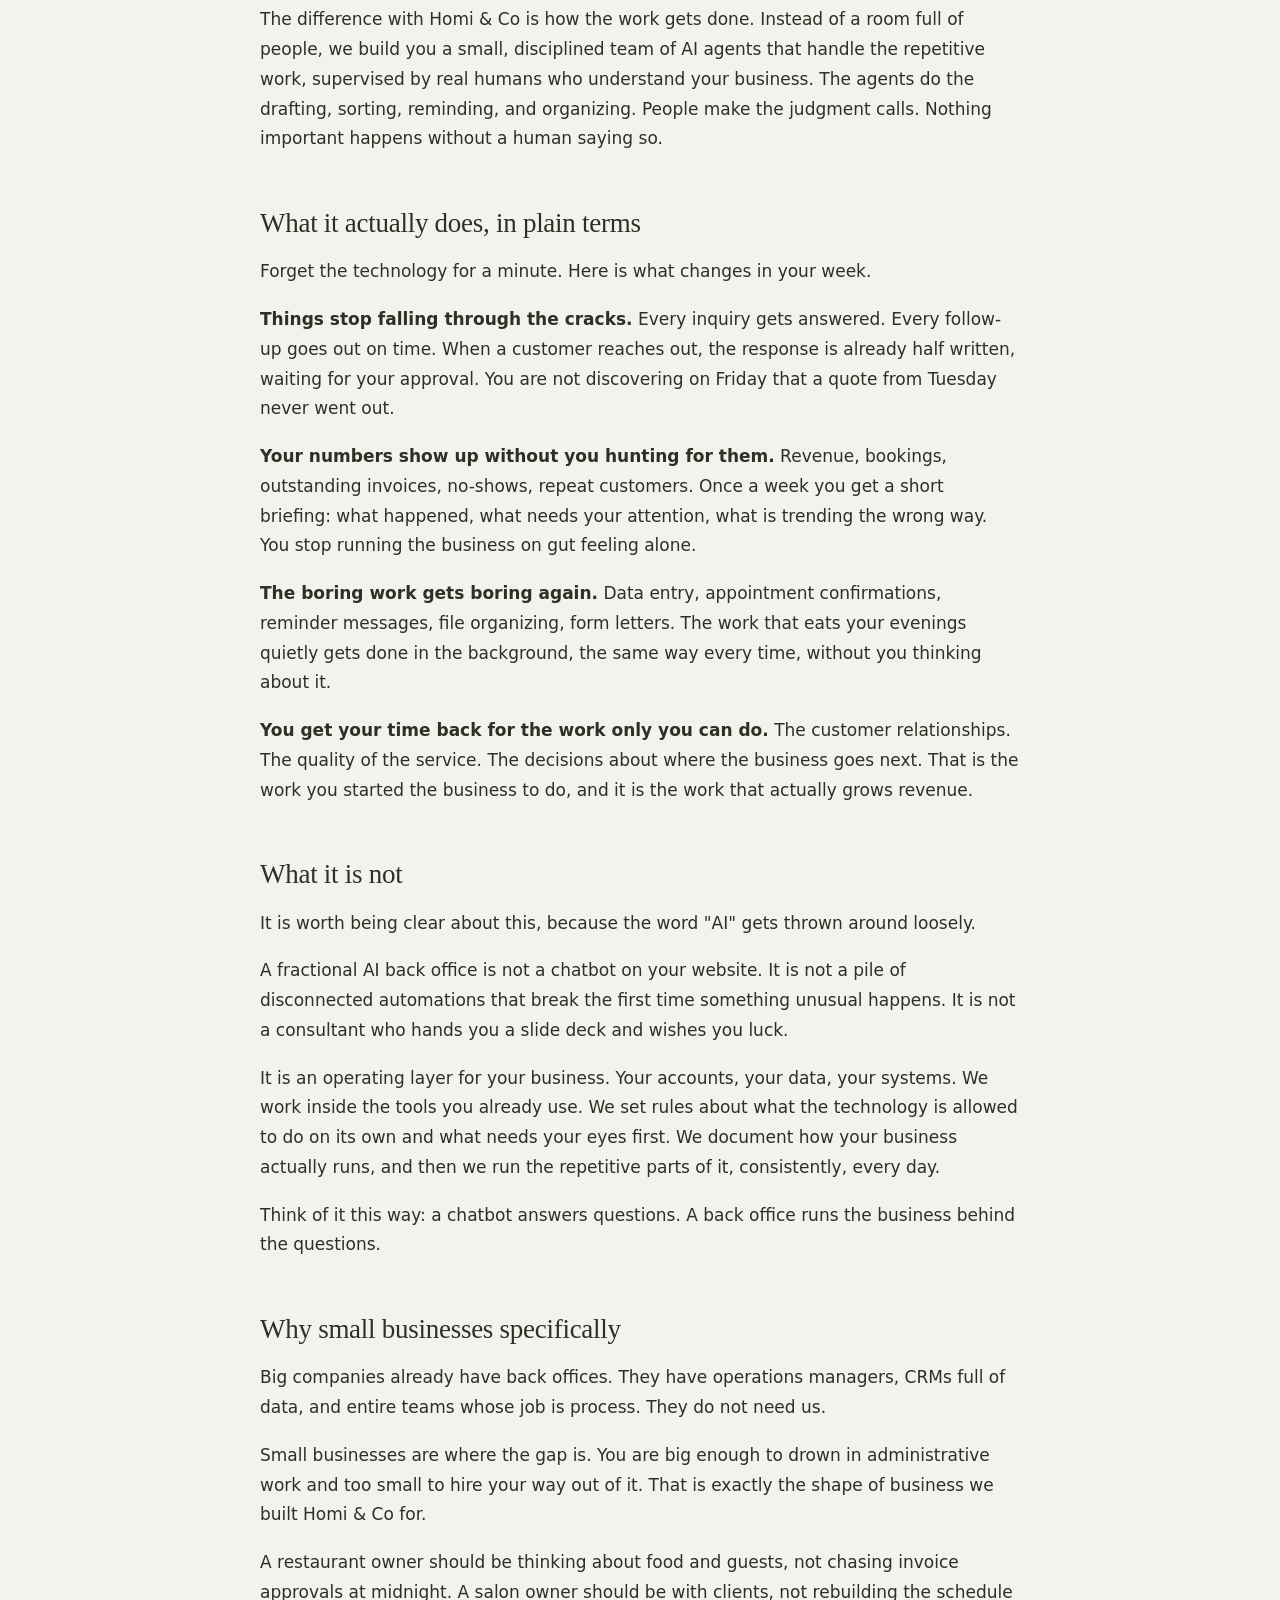
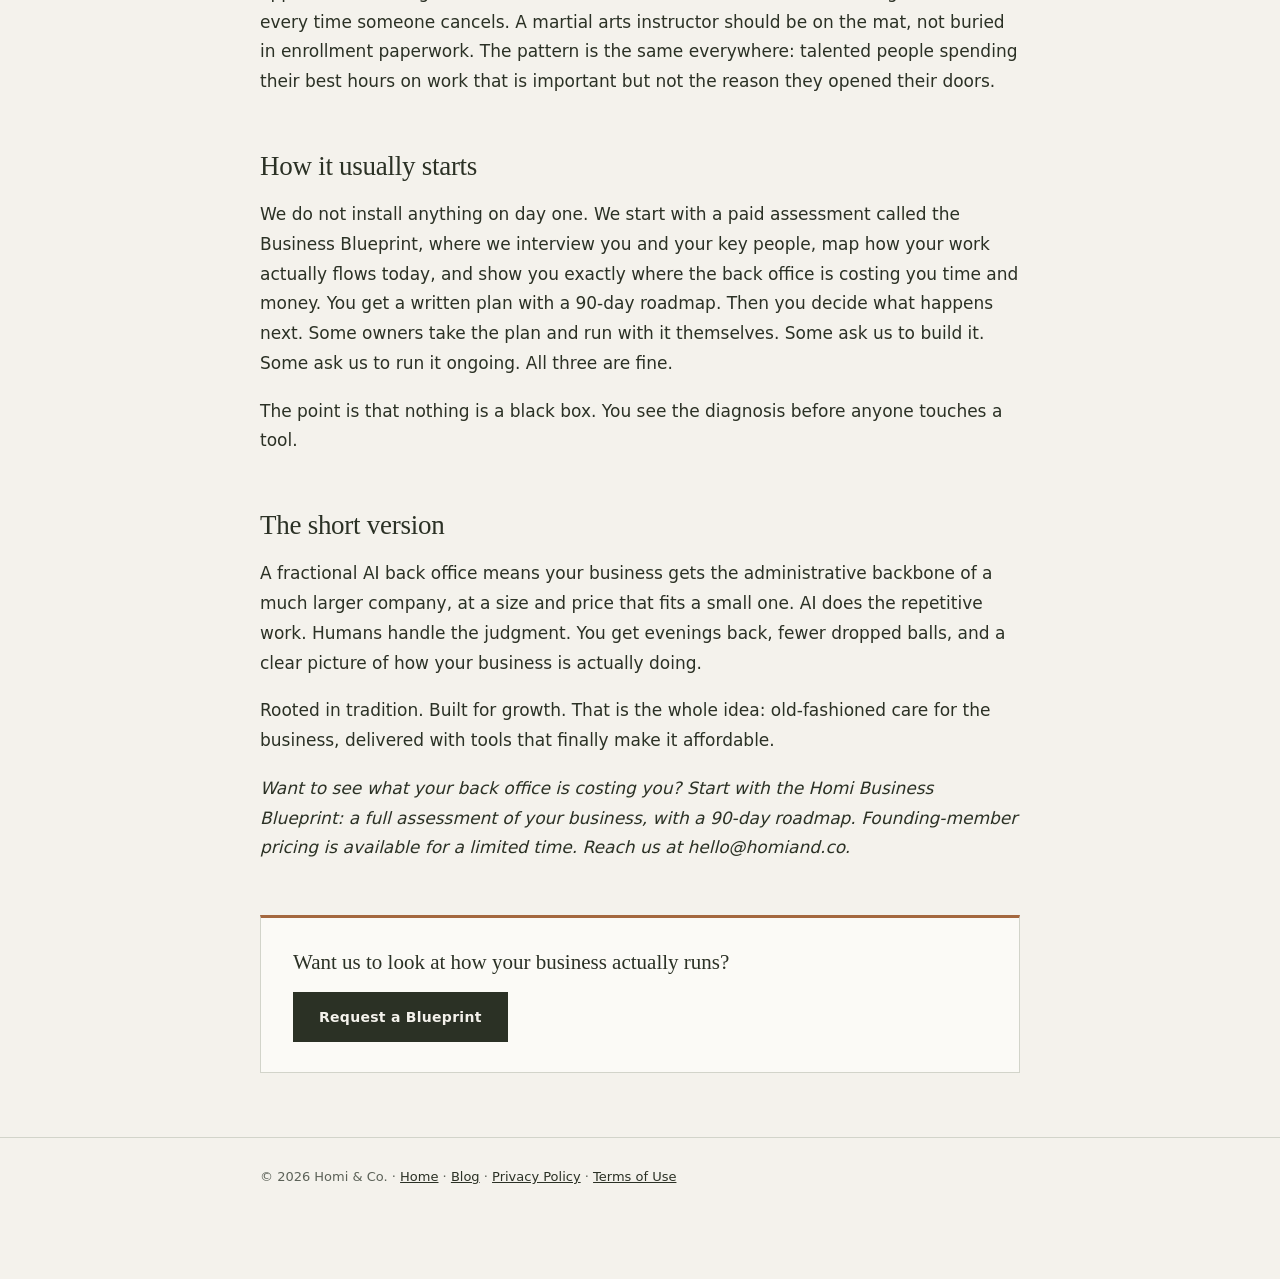
<file: homi-blog-fractional-ai-back-office.html>
<!DOCTYPE html>
<html lang="en">
<head>
<meta charset="UTF-8">
<meta name="viewport" content="width=device-width, initial-scale=1.0">
<title>What a Fractional AI Back Office Actually Does for Small Businesses · Homi & Co.</title>
<meta name="description" content="A fractional AI back office gives your small business a full back office, powered by AI and guided by people, for a fraction of the cost of hiring.">
<style>
  :root {
    --bg: #f4f2ec; --paper: #fbfaf6; --ink: #2b3125; --muted: #5c6258;
    --line: #d2d4ca; --accent: #75855c; --clay: #a4683f;
    --serif: "Newsreader", Georgia, serif; --sans: "Manrope", ui-sans-serif, system-ui, sans-serif;
  }
  * { box-sizing: border-box; }
  body { margin: 0; background: var(--bg); color: var(--ink); font-family: var(--sans); font-size: 17px; line-height: 1.75; }
  .shell { width: min(760px, calc(100% - 40px)); margin: 0 auto; }
  header.page { padding: 72px 0 8px; }
  header.page a.back { font-size: 13px; color: var(--muted); text-decoration: none; }
  header.page a.back:hover { color: var(--accent); }
  .post-date { color: var(--muted); font-size: 13px; letter-spacing: .06em; text-transform: uppercase; margin: 18px 0 0; }
  h1 { font-family: var(--serif); font-weight: 500; letter-spacing: -.02em; font-size: clamp(36px, 5vw, 54px); line-height: 1.05; margin: 10px 0 34px; }
  h2 { font-family: var(--serif); font-weight: 500; font-size: 27px; margin: 46px 0 10px; letter-spacing: -.01em; }
  p { margin: 0 0 18px; }
  ul { padding-left: 22px; margin: 0 0 18px; }
  li { margin-bottom: 8px; }
  a { color: var(--clay); }
  .cta-box { margin: 52px 0 8px; padding: 30px 32px; background: var(--paper); border: 1px solid var(--line); border-top: 3px solid var(--clay); }
  .cta-box p { margin: 0 0 14px; font-family: var(--serif); font-size: 21px; line-height: 1.4; }
  .cta-box a.button { display: inline-block; padding: 13px 26px; background: var(--ink); color: #f4f2ec; text-decoration: none; font-size: 14px; font-weight: 600; letter-spacing: .02em; }
  .cta-box a.button:hover { background: var(--clay); }

  .post-hero { margin: 6px 0 38px; }
  .post-hero img { width: 100%; aspect-ratio: 16 / 8; object-fit: cover; display: block; }
  footer.page { border-top: 1px solid var(--line); margin-top: 64px; padding: 28px 0 72px; color: var(--muted); font-size: 13px; }
  footer.page a { color: var(--ink); }

</style>
</head>
<body>
<header class="page"><div class="shell">
  <a class="back" href="homi-blog.html">← All articles</a>
  <p class="post-date">September 29, 2026</p>
  <h1>What a fractional AI back office actually does</h1>
</div></header>
</div></header>
<main><div class="shell">
<figure class="post-hero"><img src="[data-uri]" alt="Small business owner working late at a wooden desk, warm lamplight"></figure>
<p>If you own a small business, you already have a back office. It is you, late at night, answering emails you meant to answer at noon. It is the spreadsheet you keep meaning to update. It is the stack of follow-ups you will get to tomorrow, except tomorrow looks exactly like today.</p>
<p>A fractional AI back office is our answer to that problem. Let us explain it the way we would explain it to a friend who owns a shop.</p>
<h2>Start with what a back office is</h2>
<p>Every business has two halves. The front is what customers see: the service, the product, the experience. The back is everything that makes the front possible: scheduling, invoicing, follow-up, record keeping, ordering, reminders, reporting, answering the same questions over and over.</p>
<p>In a big company, the back office is a department. Dozens of people, each with a lane. In a small business, the back office is whoever has time, which usually means the owner, after hours, running on coffee.</p>
<p>That is not a character flaw. It is a math problem. A full back office team costs more than most small businesses can justify. So the work falls to the person who can least afford to do it: the owner, whose real job is leading the business and taking care of customers.</p>
<h2>What "fractional" means</h2>
<p>"Fractional" is a simple idea. You get the function without the full-time hire. A fractional CFO gives a small company senior financial guidance for a few hours a month instead of a six-figure salary. A fractional back office works the same way: you get a working back office, sized to your business, without hiring one person full time.</p>
<p>The difference with Homi & Co is how the work gets done. Instead of a room full of people, we build you a small, disciplined team of AI agents that handle the repetitive work, supervised by real humans who understand your business. The agents do the drafting, sorting, reminding, and organizing. People make the judgment calls. Nothing important happens without a human saying so.</p>
<h2>What it actually does, in plain terms</h2>
<p>Forget the technology for a minute. Here is what changes in your week.</p>
<p><strong>Things stop falling through the cracks.</strong> Every inquiry gets answered. Every follow-up goes out on time. When a customer reaches out, the response is already half written, waiting for your approval. You are not discovering on Friday that a quote from Tuesday never went out.</p>
<p><strong>Your numbers show up without you hunting for them.</strong> Revenue, bookings, outstanding invoices, no-shows, repeat customers. Once a week you get a short briefing: what happened, what needs your attention, what is trending the wrong way. You stop running the business on gut feeling alone.</p>
<p><strong>The boring work gets boring again.</strong> Data entry, appointment confirmations, reminder messages, file organizing, form letters. The work that eats your evenings quietly gets done in the background, the same way every time, without you thinking about it.</p>
<p><strong>You get your time back for the work only you can do.</strong> The customer relationships. The quality of the service. The decisions about where the business goes next. That is the work you started the business to do, and it is the work that actually grows revenue.</p>
<h2>What it is not</h2>
<p>It is worth being clear about this, because the word "AI" gets thrown around loosely.</p>
<p>A fractional AI back office is not a chatbot on your website. It is not a pile of disconnected automations that break the first time something unusual happens. It is not a consultant who hands you a slide deck and wishes you luck.</p>
<p>It is an operating layer for your business. Your accounts, your data, your systems. We work inside the tools you already use. We set rules about what the technology is allowed to do on its own and what needs your eyes first. We document how your business actually runs, and then we run the repetitive parts of it, consistently, every day.</p>
<p>Think of it this way: a chatbot answers questions. A back office runs the business behind the questions.</p>
<h2>Why small businesses specifically</h2>
<p>Big companies already have back offices. They have operations managers, CRMs full of data, and entire teams whose job is process. They do not need us.</p>
<p>Small businesses are where the gap is. You are big enough to drown in administrative work and too small to hire your way out of it. That is exactly the shape of business we built Homi & Co for.</p>
<p>A restaurant owner should be thinking about food and guests, not chasing invoice approvals at midnight. A salon owner should be with clients, not rebuilding the schedule every time someone cancels. A martial arts instructor should be on the mat, not buried in enrollment paperwork. The pattern is the same everywhere: talented people spending their best hours on work that is important but not the reason they opened their doors.</p>
<h2>How it usually starts</h2>
<p>We do not install anything on day one. We start with a paid assessment called the Business Blueprint, where we interview you and your key people, map how your work actually flows today, and show you exactly where the back office is costing you time and money. You get a written plan with a 90-day roadmap. Then you decide what happens next. Some owners take the plan and run with it themselves. Some ask us to build it. Some ask us to run it ongoing. All three are fine.</p>
<p>The point is that nothing is a black box. You see the diagnosis before anyone touches a tool.</p>
<h2>The short version</h2>
<p>A fractional AI back office means your business gets the administrative backbone of a much larger company, at a size and price that fits a small one. AI does the repetitive work. Humans handle the judgment. You get evenings back, fewer dropped balls, and a clear picture of how your business is actually doing.</p>
<p>Rooted in tradition. Built for growth. That is the whole idea: old-fashioned care for the business, delivered with tools that finally make it affordable.</p>
<p><em>Want to see what your back office is costing you? Start with the Homi Business Blueprint: a full assessment of your business, with a 90-day roadmap. Founding-member pricing is available for a limited time. Reach us at hello@homiand.co.</em></p>
<div class="cta-box">
  <p>Want us to look at how your business actually runs?</p>
  <a class="button" href="index.html#blueprint">Request a Blueprint</a>
</div>
</div></main>
<footer class="page"><div class="shell">
  <p>© 2026 Homi & Co. · <a href="index.html">Home</a> · <a href="homi-blog.html">Blog</a> · <a href="homi-privacy-policy.html">Privacy Policy</a> · <a href="homi-terms-of-use.html">Terms of Use</a></p>
</div></footer>
</body>
</html>
</file>
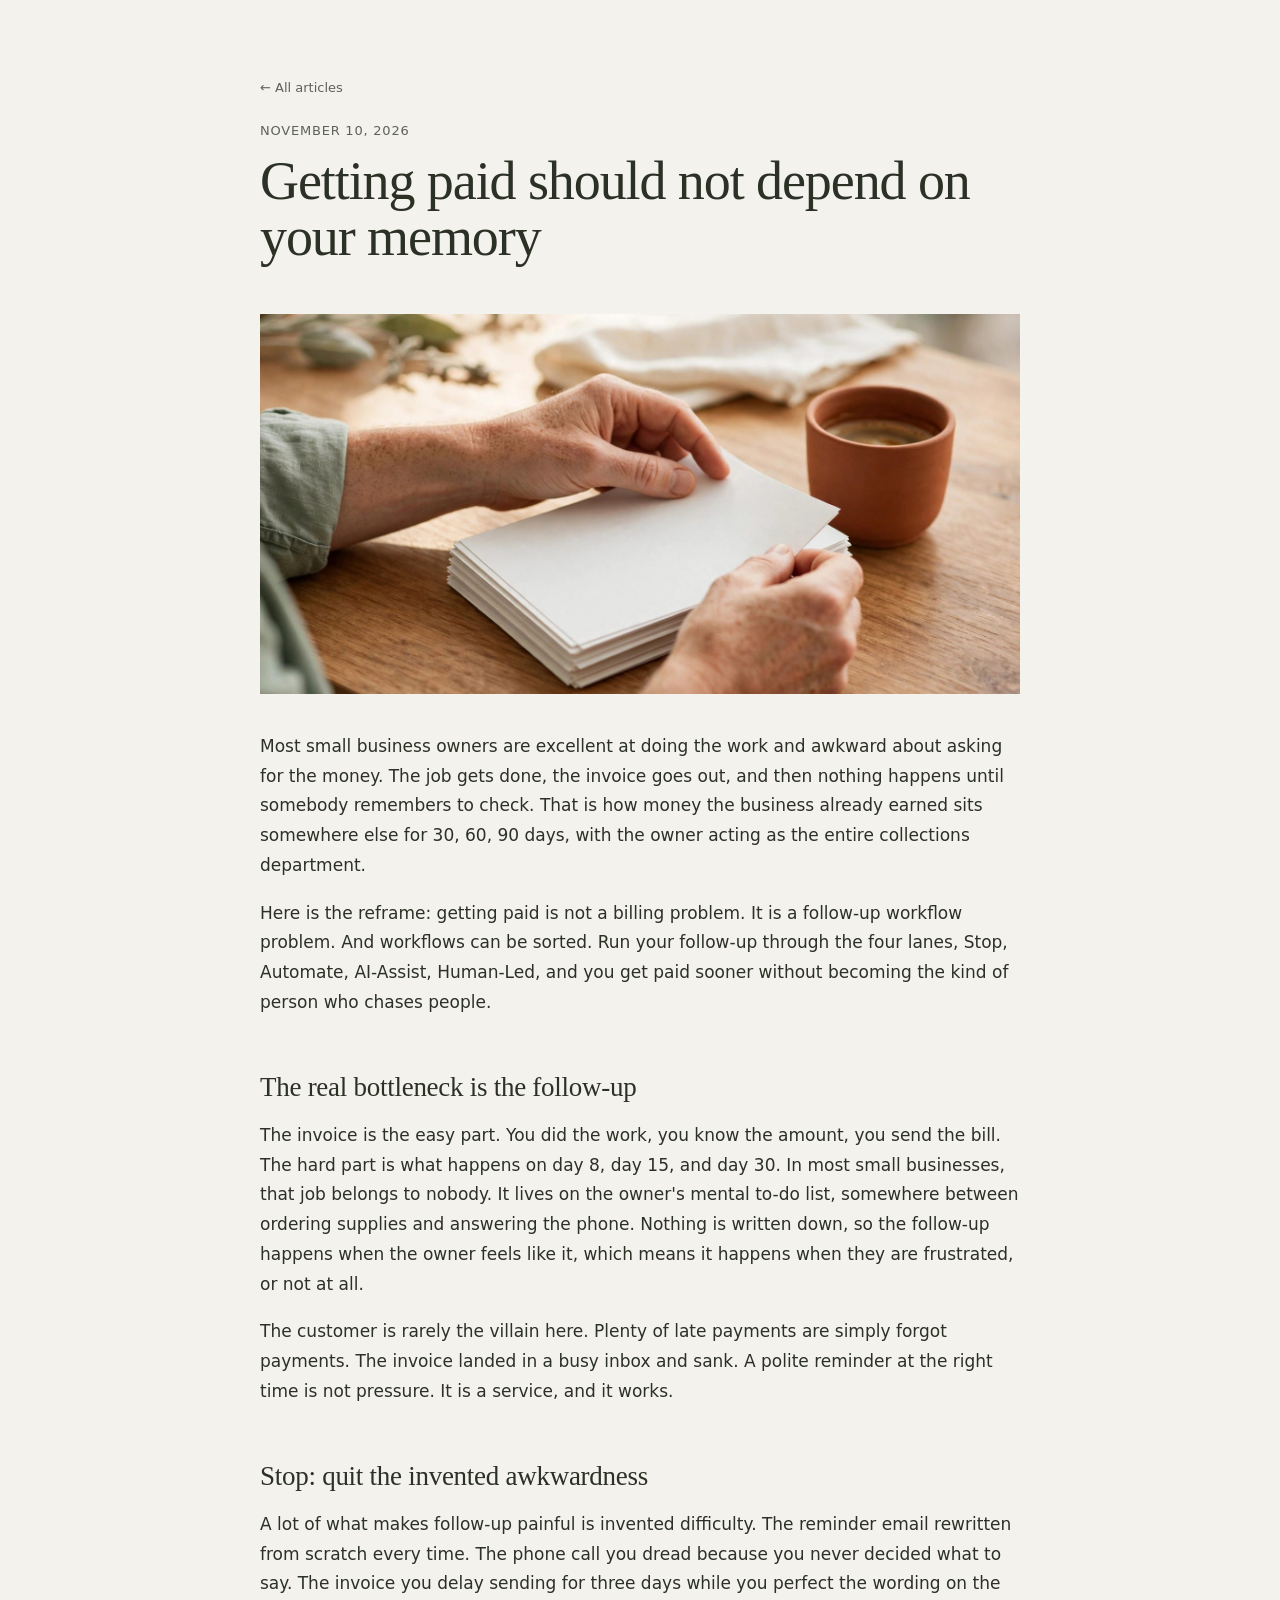
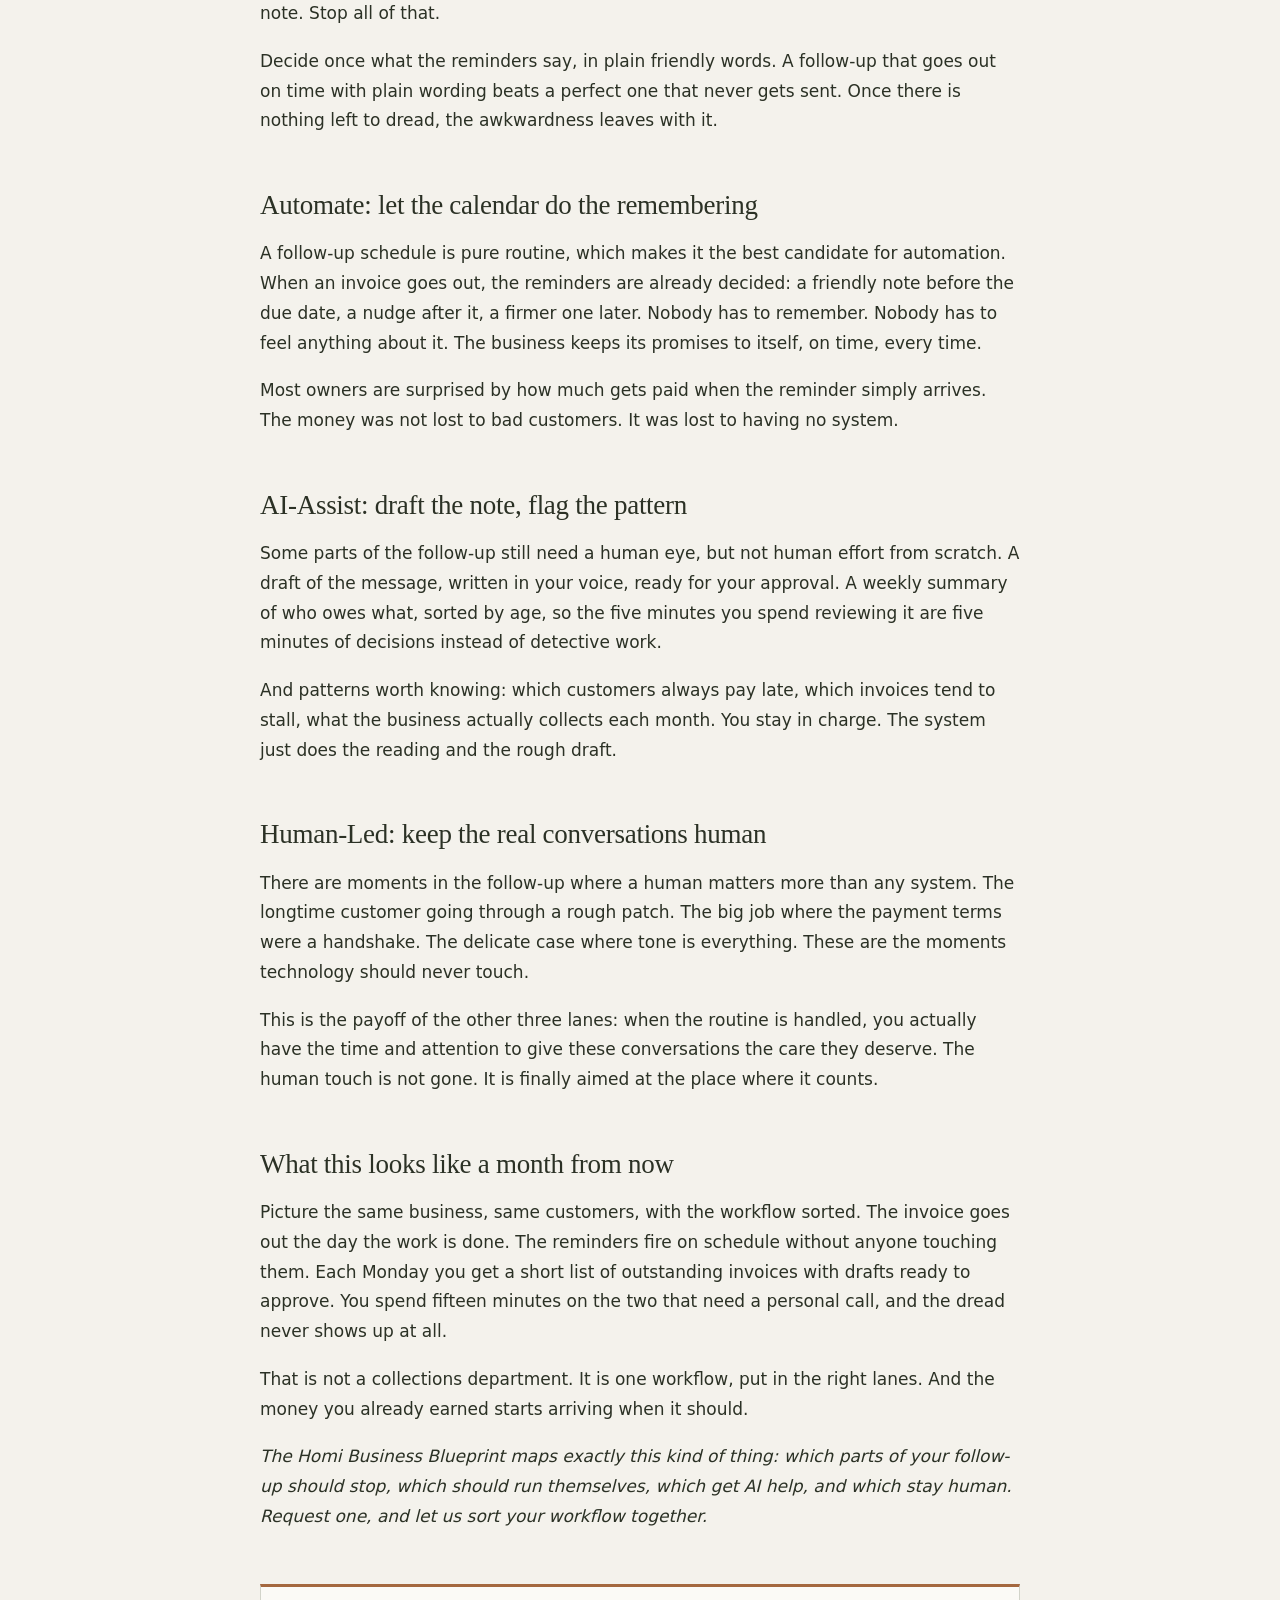
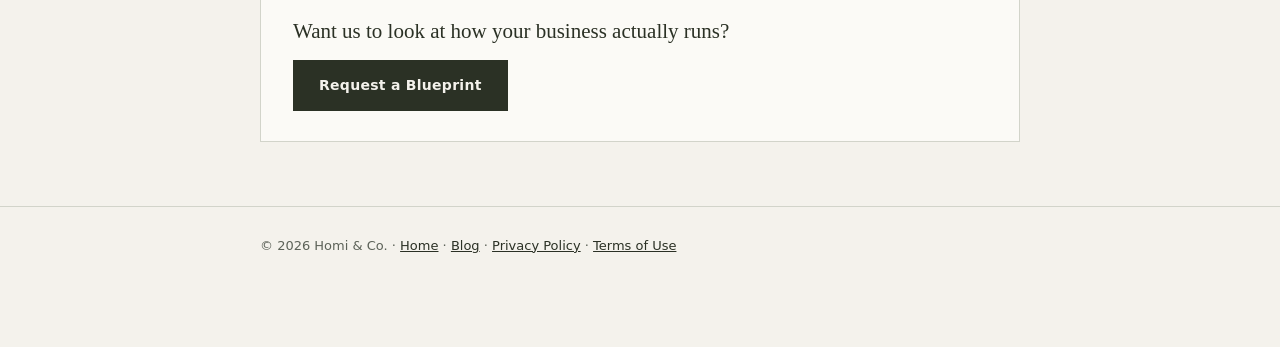
<file: homi-blog-getting-paid.html>
<!DOCTYPE html>
<html lang="en">
<head>
<meta charset="UTF-8">
<meta name="viewport" content="width=device-width, initial-scale=1.0">
<title>Getting Paid Should Not Depend on Your Memory · Homi & Co.</title>
<meta name="description" content="The invoice is the easy part. Run your follow-up through Stop, Automate, AI-Assist, and Human-Led, and getting paid stops depending on your memory.">
<style>
  :root {
    --bg: #f4f2ec; --paper: #fbfaf6; --ink: #2b3125; --muted: #5c6258;
    --line: #d2d4ca; --accent: #75855c; --clay: #a4683f;
    --serif: "Newsreader", Georgia, serif; --sans: "Manrope", ui-sans-serif, system-ui, sans-serif;
  }
  * { box-sizing: border-box; }
  body { margin: 0; background: var(--bg); color: var(--ink); font-family: var(--sans); font-size: 17px; line-height: 1.75; }
  .shell { width: min(760px, calc(100% - 40px)); margin: 0 auto; }
  header.page { padding: 72px 0 8px; }
  header.page a.back { font-size: 13px; color: var(--muted); text-decoration: none; }
  header.page a.back:hover { color: var(--accent); }
  .post-date { color: var(--muted); font-size: 13px; letter-spacing: .06em; text-transform: uppercase; margin: 18px 0 0; }
  h1 { font-family: var(--serif); font-weight: 500; letter-spacing: -.02em; font-size: clamp(36px, 5vw, 54px); line-height: 1.05; margin: 10px 0 34px; }
  h2 { font-family: var(--serif); font-weight: 500; font-size: 27px; margin: 46px 0 10px; letter-spacing: -.01em; }
  p { margin: 0 0 18px; }
  ul { padding-left: 22px; margin: 0 0 18px; }
  li { margin-bottom: 8px; }
  a { color: var(--clay); }
  .cta-box { margin: 52px 0 8px; padding: 30px 32px; background: var(--paper); border: 1px solid var(--line); border-top: 3px solid var(--clay); }
  .cta-box p { margin: 0 0 14px; font-family: var(--serif); font-size: 21px; line-height: 1.4; }
  .cta-box a.button { display: inline-block; padding: 13px 26px; background: var(--ink); color: #f4f2ec; text-decoration: none; font-size: 14px; font-weight: 600; letter-spacing: .02em; }
  .cta-box a.button:hover { background: var(--clay); }

  .post-hero { margin: 6px 0 38px; }
  .post-hero img { width: 100%; aspect-ratio: 16 / 8; object-fit: cover; display: block; }
  footer.page { border-top: 1px solid var(--line); margin-top: 64px; padding: 28px 0 72px; color: var(--muted); font-size: 13px; }
  footer.page a { color: var(--ink); }

</style>
</head>
<body>
<header class="page"><div class="shell">
  <a class="back" href="homi-blog.html">← All articles</a>
  <p class="post-date">November 10, 2026</p>
  <h1>Getting paid should not depend on your memory</h1>
</div></header>
</div></header>
<main><div class="shell">
<figure class="post-hero"><img src="[data-uri]" alt="Hands organizing a stack of paper invoices on a warm wooden desk beside a terracotta cup"></figure>
<p>Most small business owners are excellent at doing the work and awkward about asking for the money. The job gets done, the invoice goes out, and then nothing happens until somebody remembers to check. That is how money the business already earned sits somewhere else for 30, 60, 90 days, with the owner acting as the entire collections department.</p>
<p>Here is the reframe: getting paid is not a billing problem. It is a follow-up workflow problem. And workflows can be sorted. Run your follow-up through the four lanes, Stop, Automate, AI-Assist, Human-Led, and you get paid sooner without becoming the kind of person who chases people.</p>
<h2>The real bottleneck is the follow-up</h2>
<p>The invoice is the easy part. You did the work, you know the amount, you send the bill. The hard part is what happens on day 8, day 15, and day 30. In most small businesses, that job belongs to nobody. It lives on the owner's mental to-do list, somewhere between ordering supplies and answering the phone. Nothing is written down, so the follow-up happens when the owner feels like it, which means it happens when they are frustrated, or not at all.</p>
<p>The customer is rarely the villain here. Plenty of late payments are simply forgot payments. The invoice landed in a busy inbox and sank. A polite reminder at the right time is not pressure. It is a service, and it works.</p>
<h2>Stop: quit the invented awkwardness</h2>
<p>A lot of what makes follow-up painful is invented difficulty. The reminder email rewritten from scratch every time. The phone call you dread because you never decided what to say. The invoice you delay sending for three days while you perfect the wording on the note. Stop all of that.</p>
<p>Decide once what the reminders say, in plain friendly words. A follow-up that goes out on time with plain wording beats a perfect one that never gets sent. Once there is nothing left to dread, the awkwardness leaves with it.</p>
<h2>Automate: let the calendar do the remembering</h2>
<p>A follow-up schedule is pure routine, which makes it the best candidate for automation. When an invoice goes out, the reminders are already decided: a friendly note before the due date, a nudge after it, a firmer one later. Nobody has to remember. Nobody has to feel anything about it. The business keeps its promises to itself, on time, every time.</p>
<p>Most owners are surprised by how much gets paid when the reminder simply arrives. The money was not lost to bad customers. It was lost to having no system.</p>
<h2>AI-Assist: draft the note, flag the pattern</h2>
<p>Some parts of the follow-up still need a human eye, but not human effort from scratch. A draft of the message, written in your voice, ready for your approval. A weekly summary of who owes what, sorted by age, so the five minutes you spend reviewing it are five minutes of decisions instead of detective work.</p>
<p>And patterns worth knowing: which customers always pay late, which invoices tend to stall, what the business actually collects each month. You stay in charge. The system just does the reading and the rough draft.</p>
<h2>Human-Led: keep the real conversations human</h2>
<p>There are moments in the follow-up where a human matters more than any system. The longtime customer going through a rough patch. The big job where the payment terms were a handshake. The delicate case where tone is everything. These are the moments technology should never touch.</p>
<p>This is the payoff of the other three lanes: when the routine is handled, you actually have the time and attention to give these conversations the care they deserve. The human touch is not gone. It is finally aimed at the place where it counts.</p>
<h2>What this looks like a month from now</h2>
<p>Picture the same business, same customers, with the workflow sorted. The invoice goes out the day the work is done. The reminders fire on schedule without anyone touching them. Each Monday you get a short list of outstanding invoices with drafts ready to approve. You spend fifteen minutes on the two that need a personal call, and the dread never shows up at all.</p>
<p>That is not a collections department. It is one workflow, put in the right lanes. And the money you already earned starts arriving when it should.</p>
<p><em>The Homi Business Blueprint maps exactly this kind of thing: which parts of your follow-up should stop, which should run themselves, which get AI help, and which stay human. Request one, and let us sort your workflow together.</em></p>
<div class="cta-box">
  <p>Want us to look at how your business actually runs?</p>
  <a class="button" href="index.html#blueprint">Request a Blueprint</a>
</div>

</main>
<footer class="page"><div class="shell">
  <p>© 2026 Homi & Co. · <a href="index.html">Home</a> · <a href="homi-blog.html">Blog</a> · <a href="homi-privacy-policy.html">Privacy Policy</a> · <a href="homi-terms-of-use.html">Terms of Use</a></p>
</div></footer>
</body>
</html>
</file>
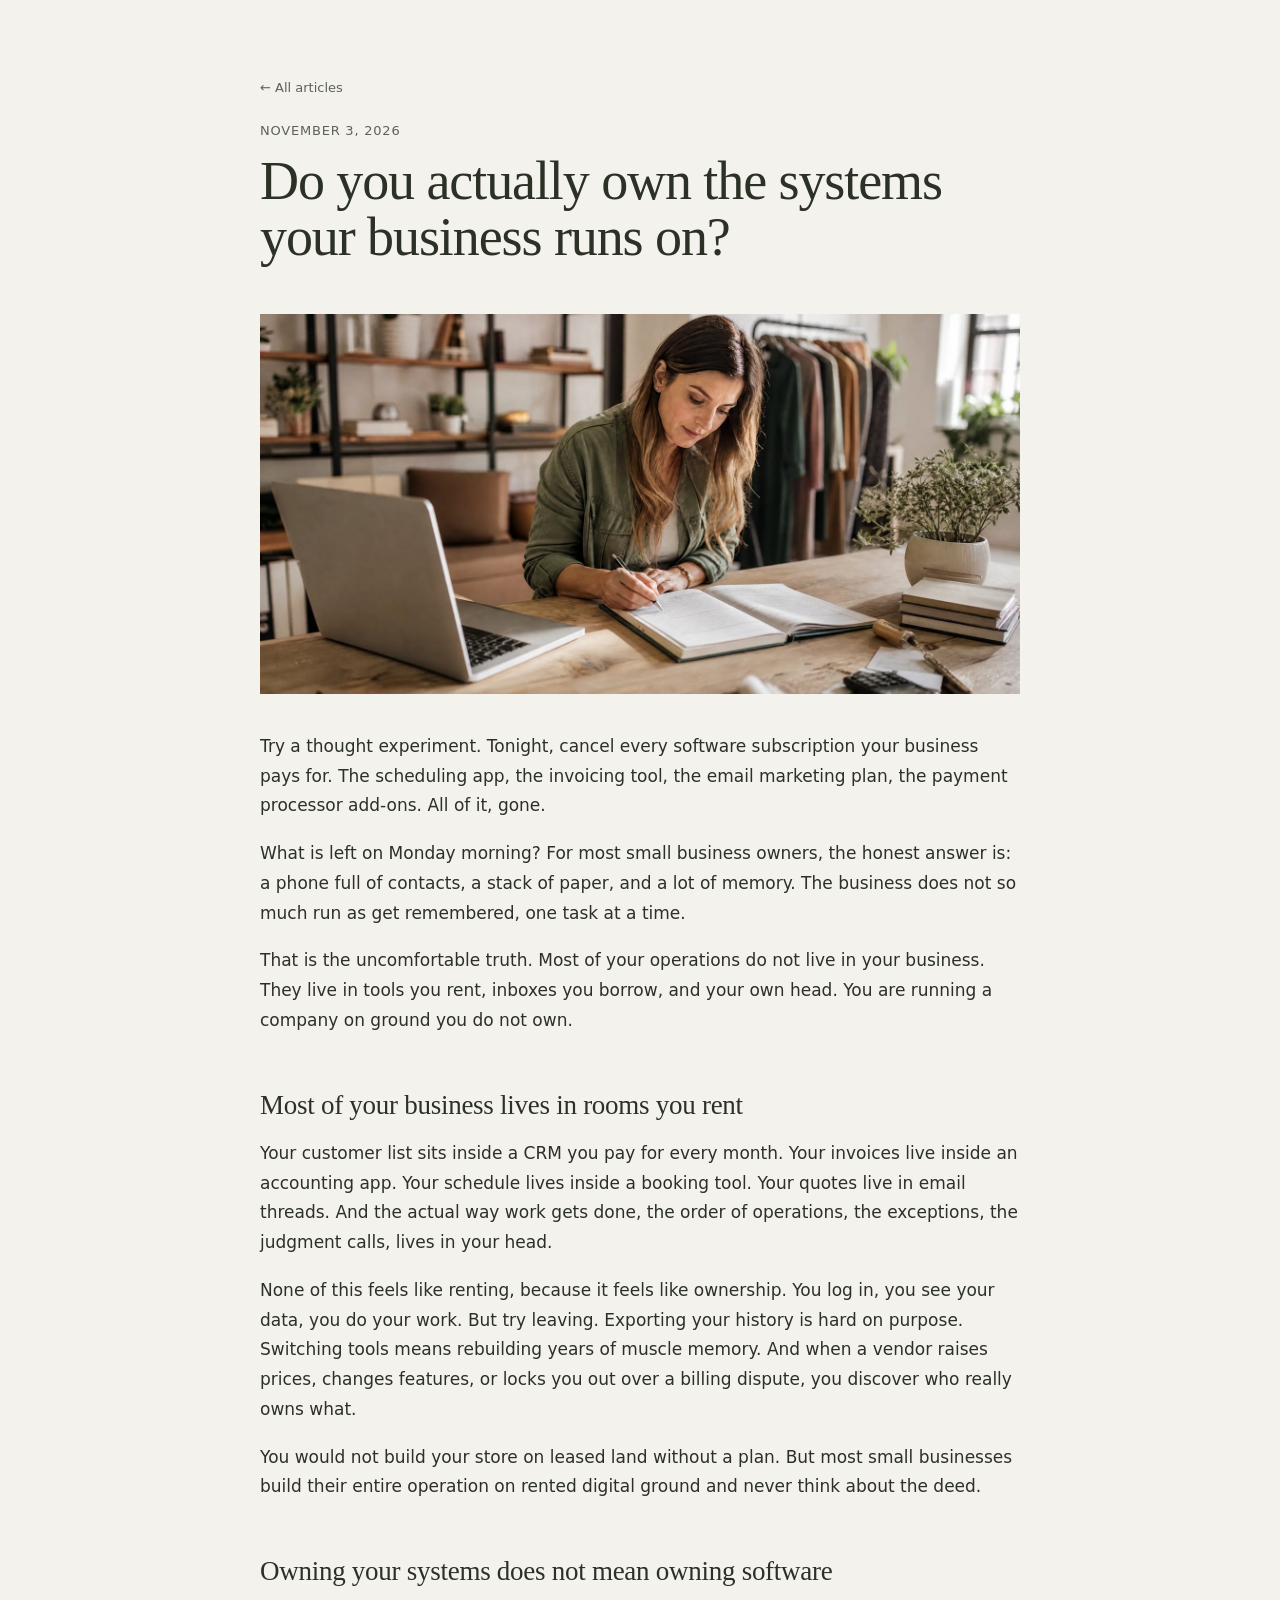
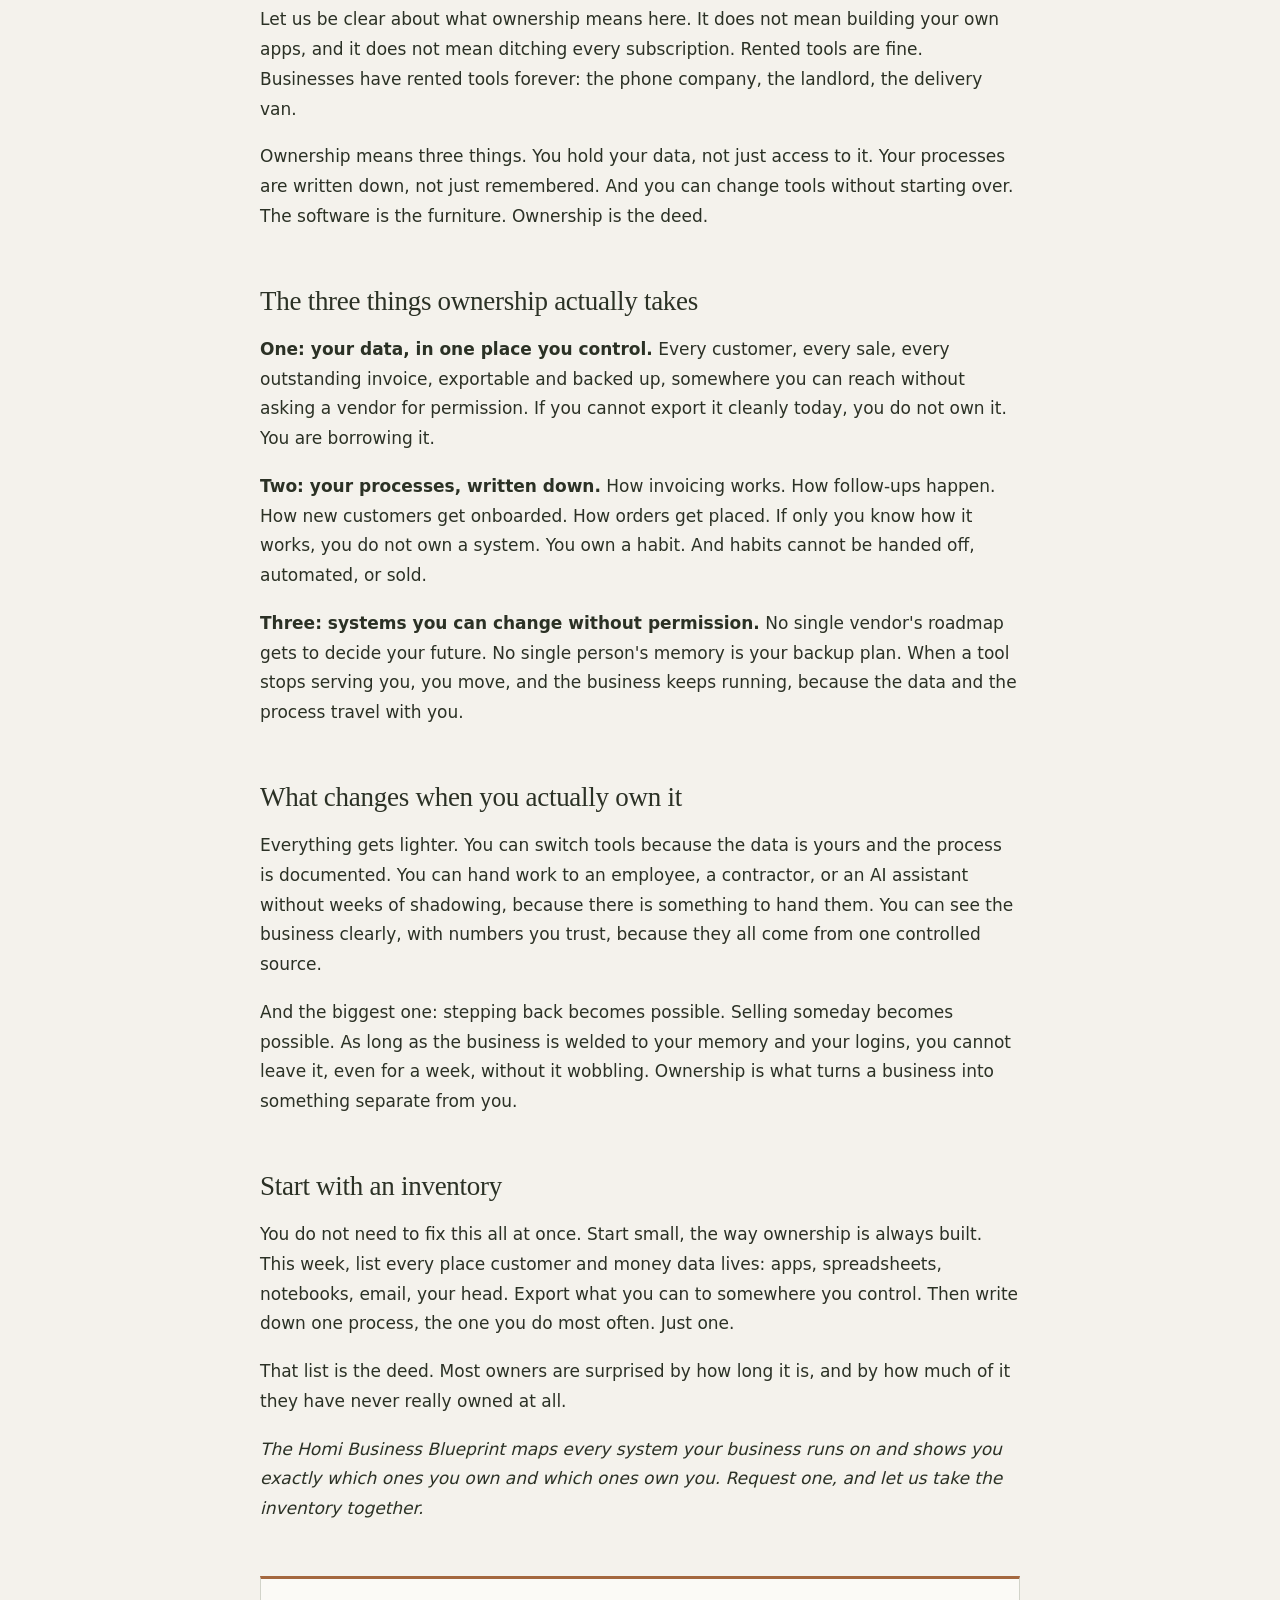
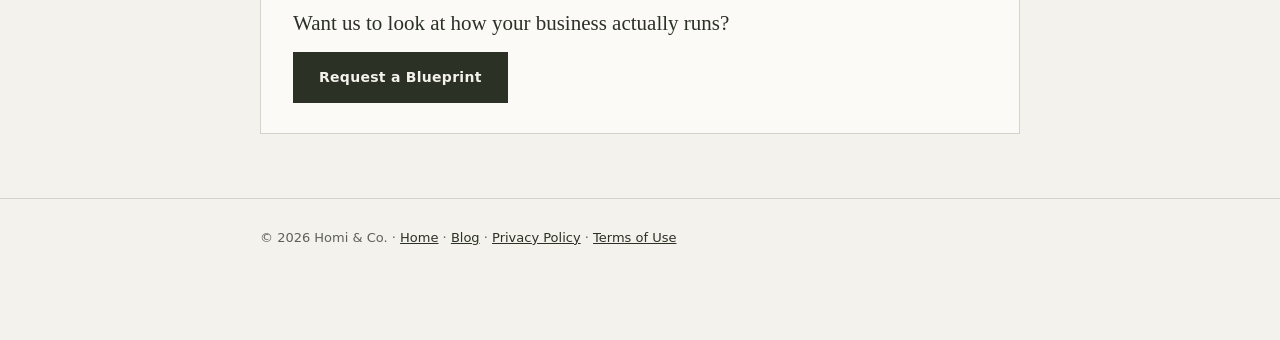
<file: homi-blog-own-your-systems.html>
<!DOCTYPE html>
<html lang="en">
<head>
<meta charset="UTF-8">
<meta name="viewport" content="width=device-width, initial-scale=1.0">
<title>Do you actually own the systems your business runs on? &middot; Homi &amp; Co.</title>
<meta name="description" content="Your customer list lives in rented apps, your processes live in your head, and nobody wrote anything down. What it actually means to own the systems your business runs on.">
<style>
  :root {
    --bg: #f4f2ec; --paper: #fbfaf6; --ink: #2b3125; --muted: #5c6258;
    --line: #d2d4ca; --accent: #75855c; --clay: #a4683f;
    --serif: "Newsreader", Georgia, serif; --sans: "Manrope", ui-sans-serif, system-ui, sans-serif;
  }
  * { box-sizing: border-box; }
  body { margin: 0; background: var(--bg); color: var(--ink); font-family: var(--sans); font-size: 17px; line-height: 1.75; }
  .shell { width: min(760px, calc(100% - 40px)); margin: 0 auto; }
  header.page { padding: 72px 0 8px; }
  header.page a.back { font-size: 13px; color: var(--muted); text-decoration: none; }
  header.page a.back:hover { color: var(--accent); }
  .post-date { color: var(--muted); font-size: 13px; letter-spacing: .06em; text-transform: uppercase; margin: 18px 0 0; }
  h1 { font-family: var(--serif); font-weight: 500; letter-spacing: -.02em; font-size: clamp(36px, 5vw, 54px); line-height: 1.05; margin: 10px 0 34px; }
  h2 { font-family: var(--serif); font-weight: 500; font-size: 27px; margin: 46px 0 10px; letter-spacing: -.01em; }
  p { margin: 0 0 18px; }
  ul { padding-left: 22px; margin: 0 0 18px; }
  li { margin-bottom: 8px; }
  a { color: var(--clay); }
  .cta-box { margin: 52px 0 8px; padding: 30px 32px; background: var(--paper); border: 1px solid var(--line); border-top: 3px solid var(--clay); }
  .cta-box p { margin: 0 0 14px; font-family: var(--serif); font-size: 21px; line-height: 1.4; }
  .cta-box a.button { display: inline-block; padding: 13px 26px; background: var(--ink); color: #f4f2ec; text-decoration: none; font-size: 14px; font-weight: 600; letter-spacing: .02em; }
  .cta-box a.button:hover { background: var(--clay); }

  .post-hero { margin: 6px 0 38px; }
  .post-hero img { width: 100%; aspect-ratio: 16 / 8; object-fit: cover; display: block; }
  footer.page { border-top: 1px solid var(--line); margin-top: 64px; padding: 28px 0 72px; color: var(--muted); font-size: 13px; }
  footer.page a { color: var(--ink); }

</style>
</head>
<body>
<header class="page"><div class="shell">
  <a class="back" href="homi-blog.html">&larr; All articles</a>
  <p class="post-date">November 3, 2026</p>
  <h1>Do you actually own the systems your business runs on?</h1>
</div></header>
</div></header>
<main><div class="shell">
<figure class="post-hero"><img src="[data-uri]" alt="Small business owner writing processes in a notebook at a warm wooden desk in daylight"></figure>
<p>Try a thought experiment. Tonight, cancel every software subscription your business pays for. The scheduling app, the invoicing tool, the email marketing plan, the payment processor add-ons. All of it, gone.</p>
<p>What is left on Monday morning? For most small business owners, the honest answer is: a phone full of contacts, a stack of paper, and a lot of memory. The business does not so much run as get remembered, one task at a time.</p>
<p>That is the uncomfortable truth. Most of your operations do not live in your business. They live in tools you rent, inboxes you borrow, and your own head. You are running a company on ground you do not own.</p>
<h2>Most of your business lives in rooms you rent</h2>
<p>Your customer list sits inside a CRM you pay for every month. Your invoices live inside an accounting app. Your schedule lives inside a booking tool. Your quotes live in email threads. And the actual way work gets done, the order of operations, the exceptions, the judgment calls, lives in your head.</p>
<p>None of this feels like renting, because it feels like ownership. You log in, you see your data, you do your work. But try leaving. Exporting your history is hard on purpose. Switching tools means rebuilding years of muscle memory. And when a vendor raises prices, changes features, or locks you out over a billing dispute, you discover who really owns what.</p>
<p>You would not build your store on leased land without a plan. But most small businesses build their entire operation on rented digital ground and never think about the deed.</p>
<h2>Owning your systems does not mean owning software</h2>
<p>Let us be clear about what ownership means here. It does not mean building your own apps, and it does not mean ditching every subscription. Rented tools are fine. Businesses have rented tools forever: the phone company, the landlord, the delivery van.</p>
<p>Ownership means three things. You hold your data, not just access to it. Your processes are written down, not just remembered. And you can change tools without starting over. The software is the furniture. Ownership is the deed.</p>
<h2>The three things ownership actually takes</h2>
<p><strong>One: your data, in one place you control.</strong> Every customer, every sale, every outstanding invoice, exportable and backed up, somewhere you can reach without asking a vendor for permission. If you cannot export it cleanly today, you do not own it. You are borrowing it.</p>
<p><strong>Two: your processes, written down.</strong> How invoicing works. How follow-ups happen. How new customers get onboarded. How orders get placed. If only you know how it works, you do not own a system. You own a habit. And habits cannot be handed off, automated, or sold.</p>
<p><strong>Three: systems you can change without permission.</strong> No single vendor's roadmap gets to decide your future. No single person's memory is your backup plan. When a tool stops serving you, you move, and the business keeps running, because the data and the process travel with you.</p>
<h2>What changes when you actually own it</h2>
<p>Everything gets lighter. You can switch tools because the data is yours and the process is documented. You can hand work to an employee, a contractor, or an AI assistant without weeks of shadowing, because there is something to hand them. You can see the business clearly, with numbers you trust, because they all come from one controlled source.</p>
<p>And the biggest one: stepping back becomes possible. Selling someday becomes possible. As long as the business is welded to your memory and your logins, you cannot leave it, even for a week, without it wobbling. Ownership is what turns a business into something separate from you.</p>
<h2>Start with an inventory</h2>
<p>You do not need to fix this all at once. Start small, the way ownership is always built. This week, list every place customer and money data lives: apps, spreadsheets, notebooks, email, your head. Export what you can to somewhere you control. Then write down one process, the one you do most often. Just one.</p>
<p>That list is the deed. Most owners are surprised by how long it is, and by how much of it they have never really owned at all.</p>
<p><em>The Homi Business Blueprint maps every system your business runs on and shows you exactly which ones you own and which ones own you. Request one, and let us take the inventory together.</em></p>
<div class="cta-box">
  <p>Want us to look at how your business actually runs?</p>
  <a class="button" href="index.html#blueprint">Request a Blueprint</a>
</div>
</div></main>
<footer class="page"><div class="shell">
  <p>&copy; 2026 Homi &amp; Co. &middot; <a href="index.html">Home</a> &middot; <a href="homi-blog.html">Blog</a> &middot; <a href="homi-privacy-policy.html">Privacy Policy</a> &middot; <a href="homi-terms-of-use.html">Terms of Use</a></p>
</div></footer>
</body>
</html>
</file>
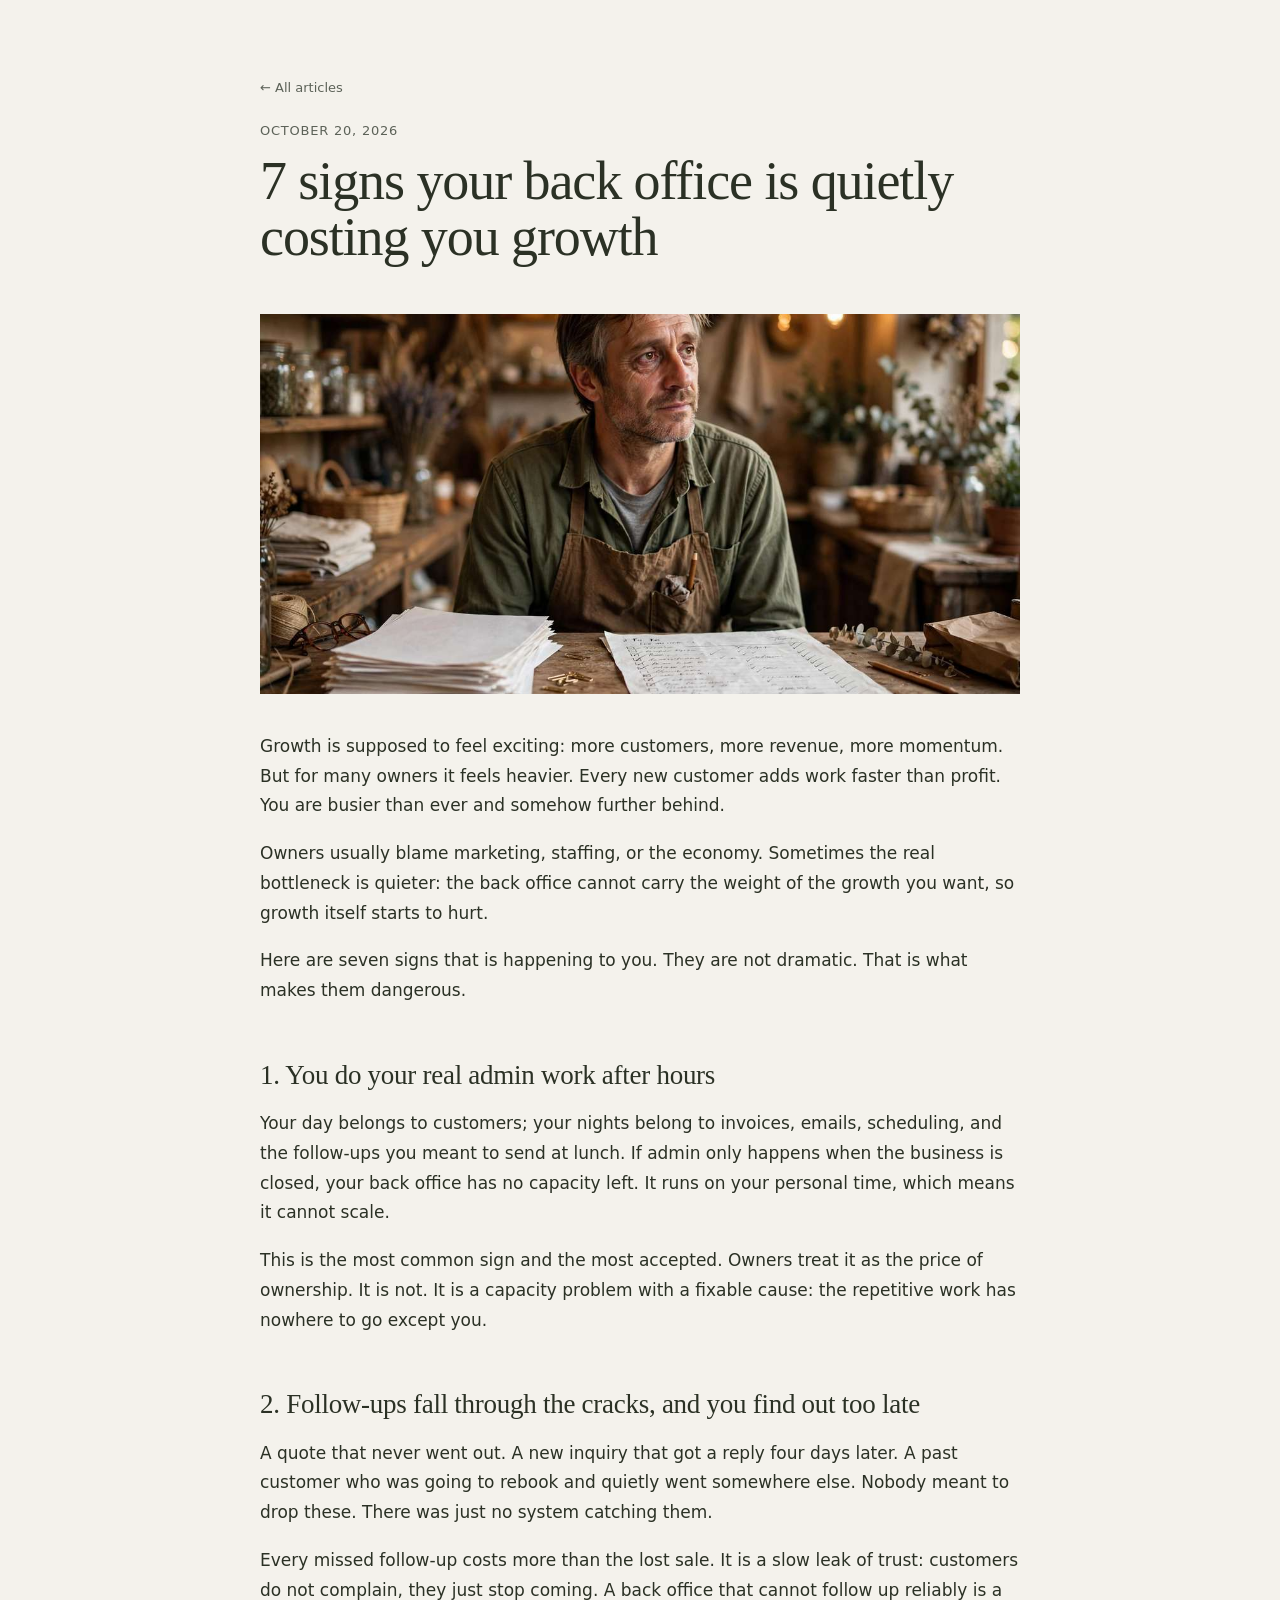
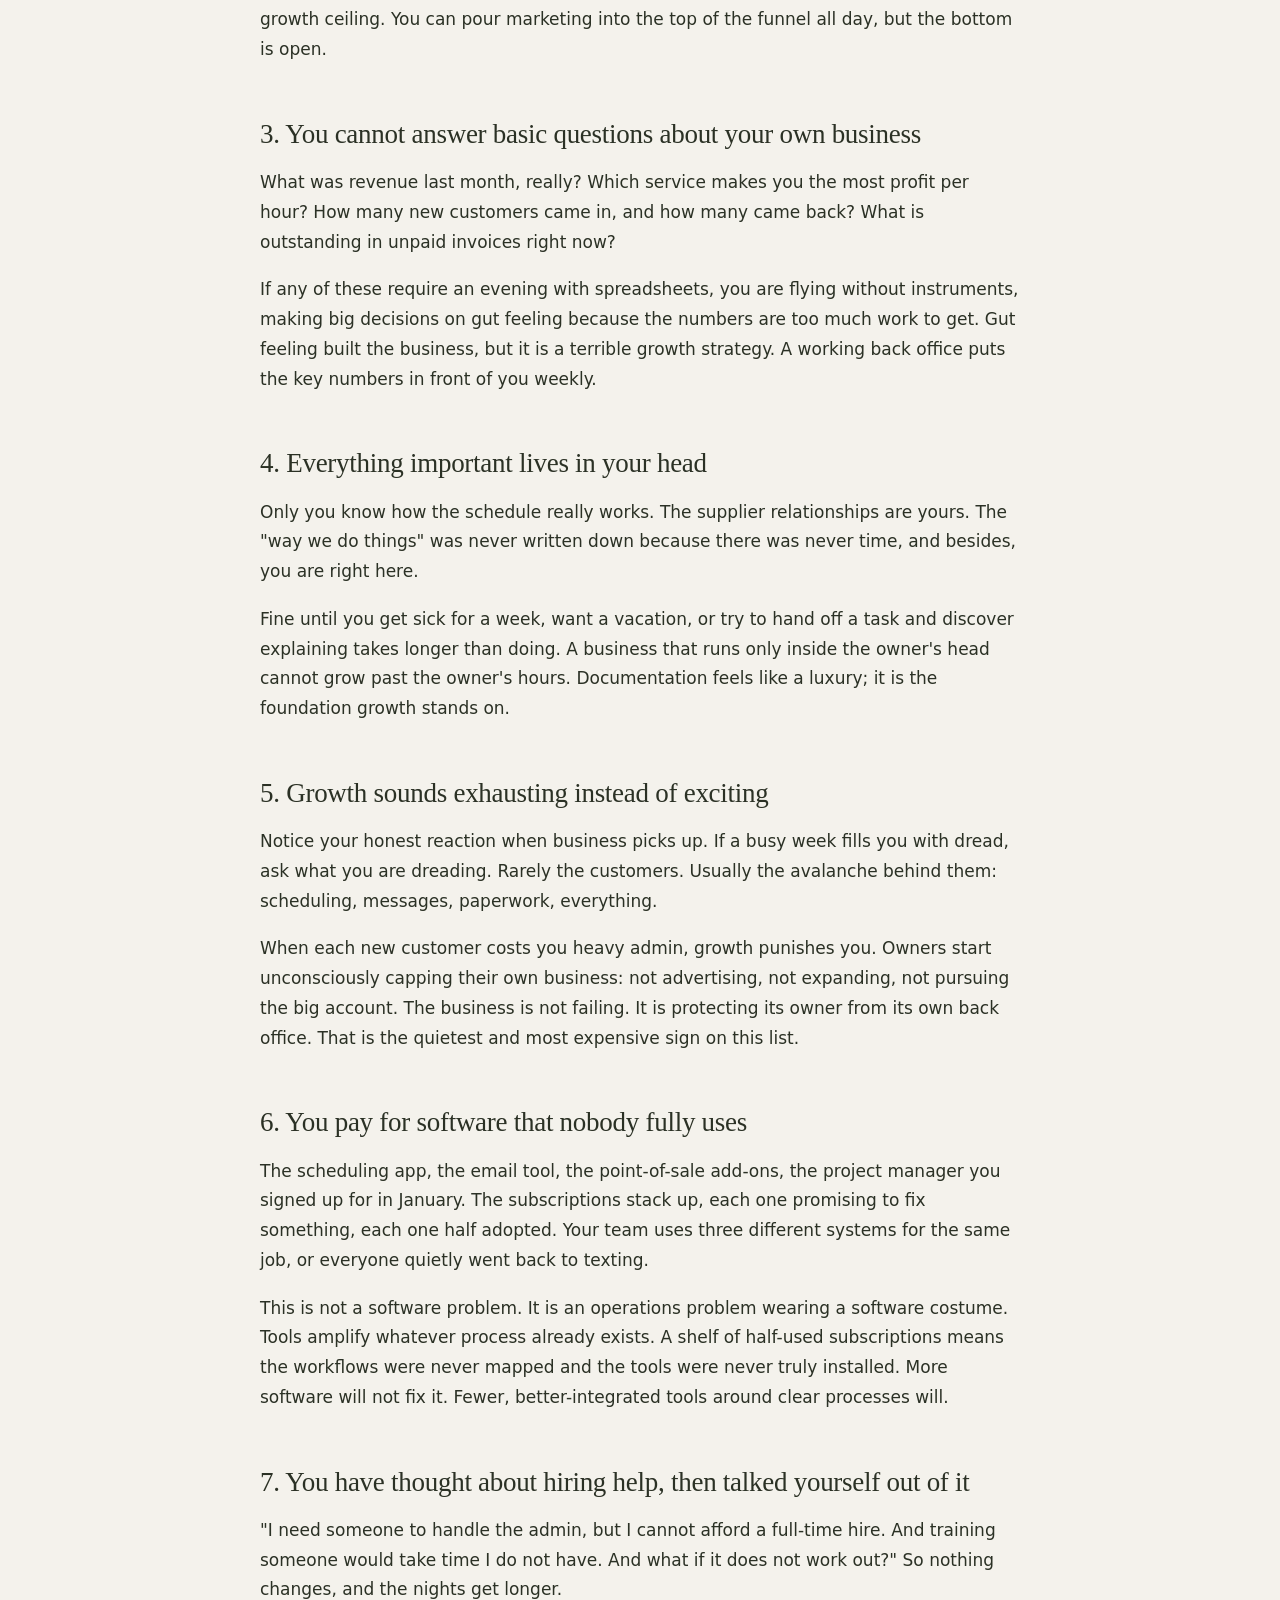
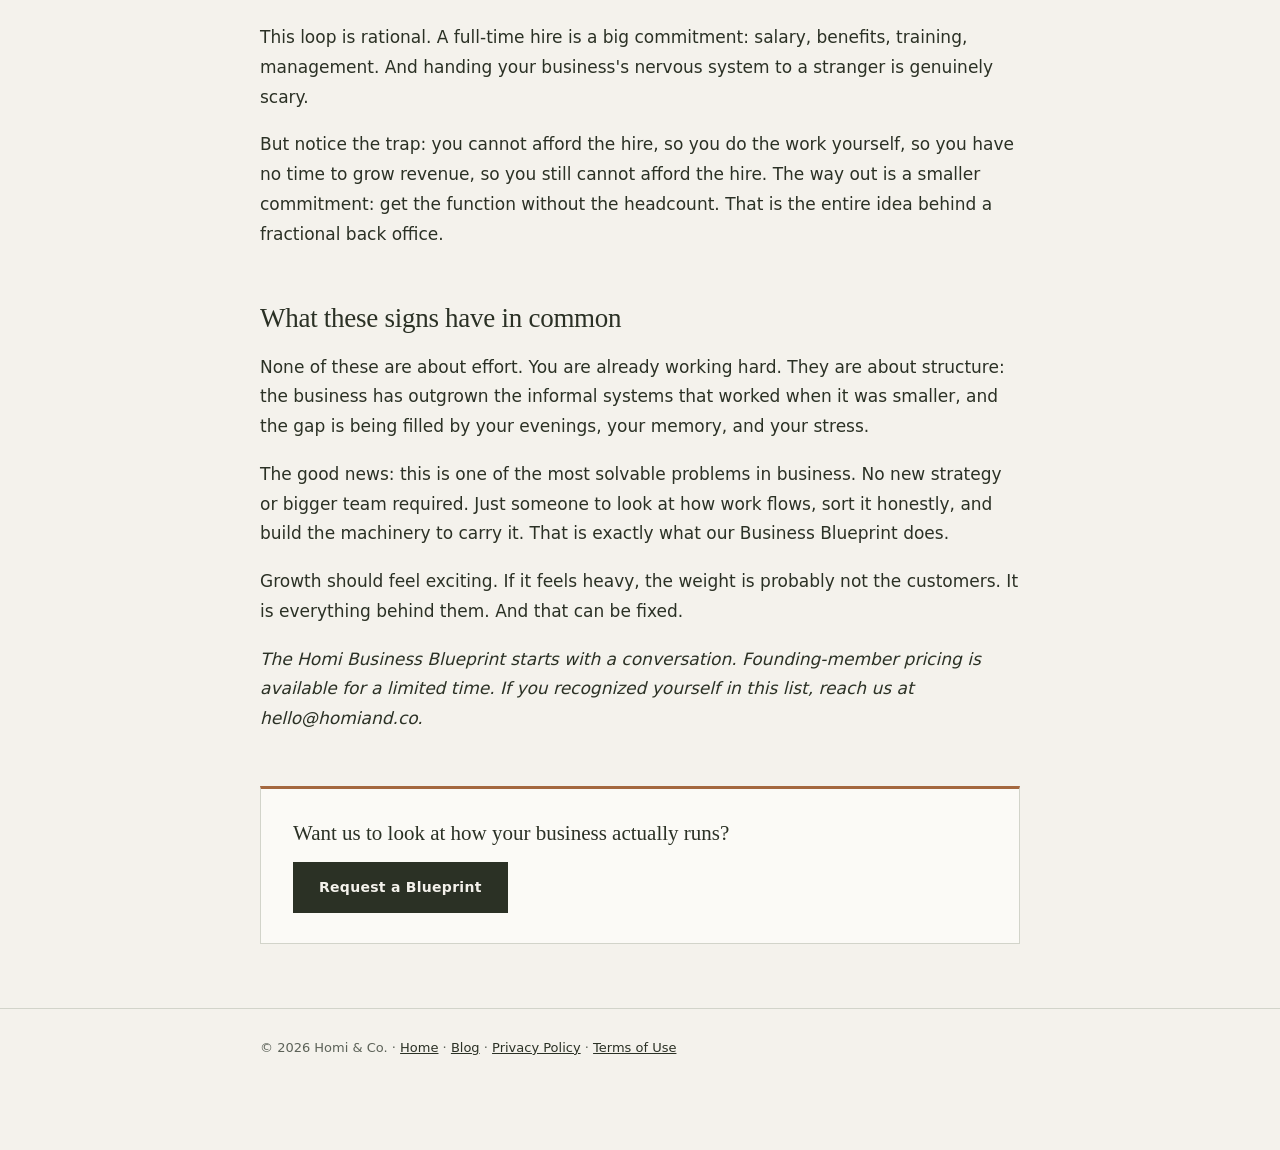
<file: homi-blog-seven-signs.html>
<!DOCTYPE html>
<html lang="en">
<head>
<meta charset="UTF-8">
<meta name="viewport" content="width=device-width, initial-scale=1.0">
<title>7 Signs Your Back Office Is Quietly Costing You Growth · Homi & Co.</title>
<meta name="description" content="Working nights on admin? Losing follow-ups? Seven practical signs your back office is the bottleneck, and what each one is really costing you.">
<style>
  :root {
    --bg: #f4f2ec; --paper: #fbfaf6; --ink: #2b3125; --muted: #5c6258;
    --line: #d2d4ca; --accent: #75855c; --clay: #a4683f;
    --serif: "Newsreader", Georgia, serif; --sans: "Manrope", ui-sans-serif, system-ui, sans-serif;
  }
  * { box-sizing: border-box; }
  body { margin: 0; background: var(--bg); color: var(--ink); font-family: var(--sans); font-size: 17px; line-height: 1.75; }
  .shell { width: min(760px, calc(100% - 40px)); margin: 0 auto; }
  header.page { padding: 72px 0 8px; }
  header.page a.back { font-size: 13px; color: var(--muted); text-decoration: none; }
  header.page a.back:hover { color: var(--accent); }
  .post-date { color: var(--muted); font-size: 13px; letter-spacing: .06em; text-transform: uppercase; margin: 18px 0 0; }
  h1 { font-family: var(--serif); font-weight: 500; letter-spacing: -.02em; font-size: clamp(36px, 5vw, 54px); line-height: 1.05; margin: 10px 0 34px; }
  h2 { font-family: var(--serif); font-weight: 500; font-size: 27px; margin: 46px 0 10px; letter-spacing: -.01em; }
  p { margin: 0 0 18px; }
  ul { padding-left: 22px; margin: 0 0 18px; }
  li { margin-bottom: 8px; }
  a { color: var(--clay); }
  .cta-box { margin: 52px 0 8px; padding: 30px 32px; background: var(--paper); border: 1px solid var(--line); border-top: 3px solid var(--clay); }
  .cta-box p { margin: 0 0 14px; font-family: var(--serif); font-size: 21px; line-height: 1.4; }
  .cta-box a.button { display: inline-block; padding: 13px 26px; background: var(--ink); color: #f4f2ec; text-decoration: none; font-size: 14px; font-weight: 600; letter-spacing: .02em; }
  .cta-box a.button:hover { background: var(--clay); }

  .post-hero { margin: 6px 0 38px; }
  .post-hero img { width: 100%; aspect-ratio: 16 / 8; object-fit: cover; display: block; }
  footer.page { border-top: 1px solid var(--line); margin-top: 64px; padding: 28px 0 72px; color: var(--muted); font-size: 13px; }
  footer.page a { color: var(--ink); }

</style>
</head>
<body>
<header class="page"><div class="shell">
  <a class="back" href="homi-blog.html">← All articles</a>
  <p class="post-date">October 20, 2026</p>
  <h1>7 signs your back office is quietly costing you growth</h1>
</div></header>
<main><div class="shell">
<figure class="post-hero"><img src="[data-uri]" alt="Shop owner behind a counter covered with invoices and a long to-do list"></figure>
<p>Growth is supposed to feel exciting: more customers, more revenue, more momentum. But for many owners it feels heavier. Every new customer adds work faster than profit. You are busier than ever and somehow further behind.</p>
<p>Owners usually blame marketing, staffing, or the economy. Sometimes the real bottleneck is quieter: the back office cannot carry the weight of the growth you want, so growth itself starts to hurt.</p>
<p>Here are seven signs that is happening to you. They are not dramatic. That is what makes them dangerous.</p>
<h2>1. You do your real admin work after hours</h2>
<p>Your day belongs to customers; your nights belong to invoices, emails, scheduling, and the follow-ups you meant to send at lunch. If admin only happens when the business is closed, your back office has no capacity left. It runs on your personal time, which means it cannot scale.</p>
<p>This is the most common sign and the most accepted. Owners treat it as the price of ownership. It is not. It is a capacity problem with a fixable cause: the repetitive work has nowhere to go except you.</p>
<h2>2. Follow-ups fall through the cracks, and you find out too late</h2>
<p>A quote that never went out. A new inquiry that got a reply four days later. A past customer who was going to rebook and quietly went somewhere else. Nobody meant to drop these. There was just no system catching them.</p>
<p>Every missed follow-up costs more than the lost sale. It is a slow leak of trust: customers do not complain, they just stop coming. A back office that cannot follow up reliably is a growth ceiling. You can pour marketing into the top of the funnel all day, but the bottom is open.</p>
<h2>3. You cannot answer basic questions about your own business</h2>
<p>What was revenue last month, really? Which service makes you the most profit per hour? How many new customers came in, and how many came back? What is outstanding in unpaid invoices right now?</p>
<p>If any of these require an evening with spreadsheets, you are flying without instruments, making big decisions on gut feeling because the numbers are too much work to get. Gut feeling built the business, but it is a terrible growth strategy. A working back office puts the key numbers in front of you weekly.</p>
<h2>4. Everything important lives in your head</h2>
<p>Only you know how the schedule really works. The supplier relationships are yours. The "way we do things" was never written down because there was never time, and besides, you are right here.</p>
<p>Fine until you get sick for a week, want a vacation, or try to hand off a task and discover explaining takes longer than doing. A business that runs only inside the owner's head cannot grow past the owner's hours. Documentation feels like a luxury; it is the foundation growth stands on.</p>
<h2>5. Growth sounds exhausting instead of exciting</h2>
<p>Notice your honest reaction when business picks up. If a busy week fills you with dread, ask what you are dreading. Rarely the customers. Usually the avalanche behind them: scheduling, messages, paperwork, everything.</p>
<p>When each new customer costs you heavy admin, growth punishes you. Owners start unconsciously capping their own business: not advertising, not expanding, not pursuing the big account. The business is not failing. It is protecting its owner from its own back office. That is the quietest and most expensive sign on this list.</p>
<h2>6. You pay for software that nobody fully uses</h2>
<p>The scheduling app, the email tool, the point-of-sale add-ons, the project manager you signed up for in January. The subscriptions stack up, each one promising to fix something, each one half adopted. Your team uses three different systems for the same job, or everyone quietly went back to texting.</p>
<p>This is not a software problem. It is an operations problem wearing a software costume. Tools amplify whatever process already exists. A shelf of half-used subscriptions means the workflows were never mapped and the tools were never truly installed. More software will not fix it. Fewer, better-integrated tools around clear processes will.</p>
<h2>7. You have thought about hiring help, then talked yourself out of it</h2>
<p>"I need someone to handle the admin, but I cannot afford a full-time hire. And training someone would take time I do not have. And what if it does not work out?" So nothing changes, and the nights get longer.</p>
<p>This loop is rational. A full-time hire is a big commitment: salary, benefits, training, management. And handing your business's nervous system to a stranger is genuinely scary.</p>
<p>But notice the trap: you cannot afford the hire, so you do the work yourself, so you have no time to grow revenue, so you still cannot afford the hire. The way out is a smaller commitment: get the function without the headcount. That is the entire idea behind a fractional back office.</p>
<h2>What these signs have in common</h2>
<p>None of these are about effort. You are already working hard. They are about structure: the business has outgrown the informal systems that worked when it was smaller, and the gap is being filled by your evenings, your memory, and your stress.</p>
<p>The good news: this is one of the most solvable problems in business. No new strategy or bigger team required. Just someone to look at how work flows, sort it honestly, and build the machinery to carry it. That is exactly what our Business Blueprint does.</p>
<p>Growth should feel exciting. If it feels heavy, the weight is probably not the customers. It is everything behind them. And that can be fixed.</p>
<p><em>The Homi Business Blueprint starts with a conversation. Founding-member pricing is available for a limited time. If you recognized yourself in this list, reach us at hello@homiand.co.</em></p>
<div class="cta-box">
  <p>Want us to look at how your business actually runs?</p>
  <a class="button" href="index.html#blueprint">Request a Blueprint</a>
</div>
</div></main>
<footer class="page"><div class="shell">
  <p>© 2026 Homi & Co. · <a href="index.html">Home</a> · <a href="homi-blog.html">Blog</a> · <a href="homi-privacy-policy.html">Privacy Policy</a> · <a href="homi-terms-of-use.html">Terms of Use</a></p>
</div></footer>
</body>
</html>
</file>
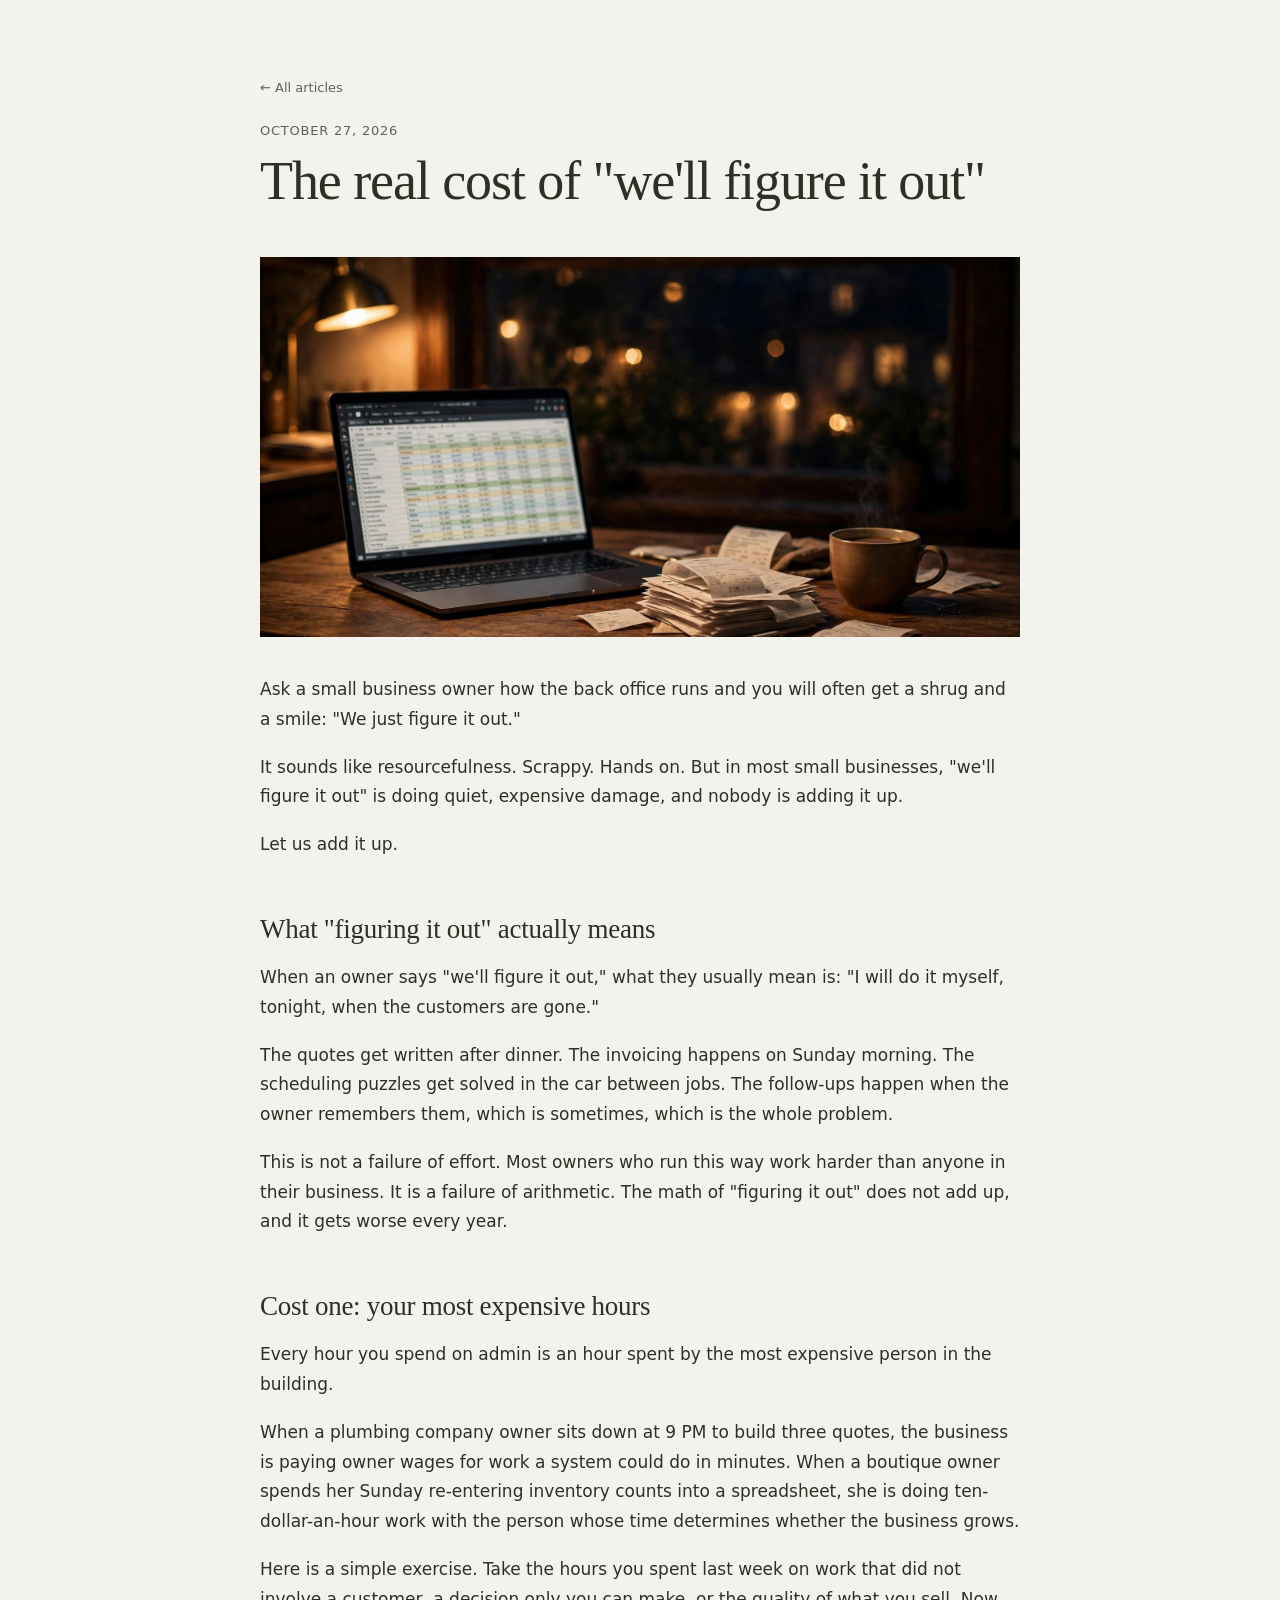
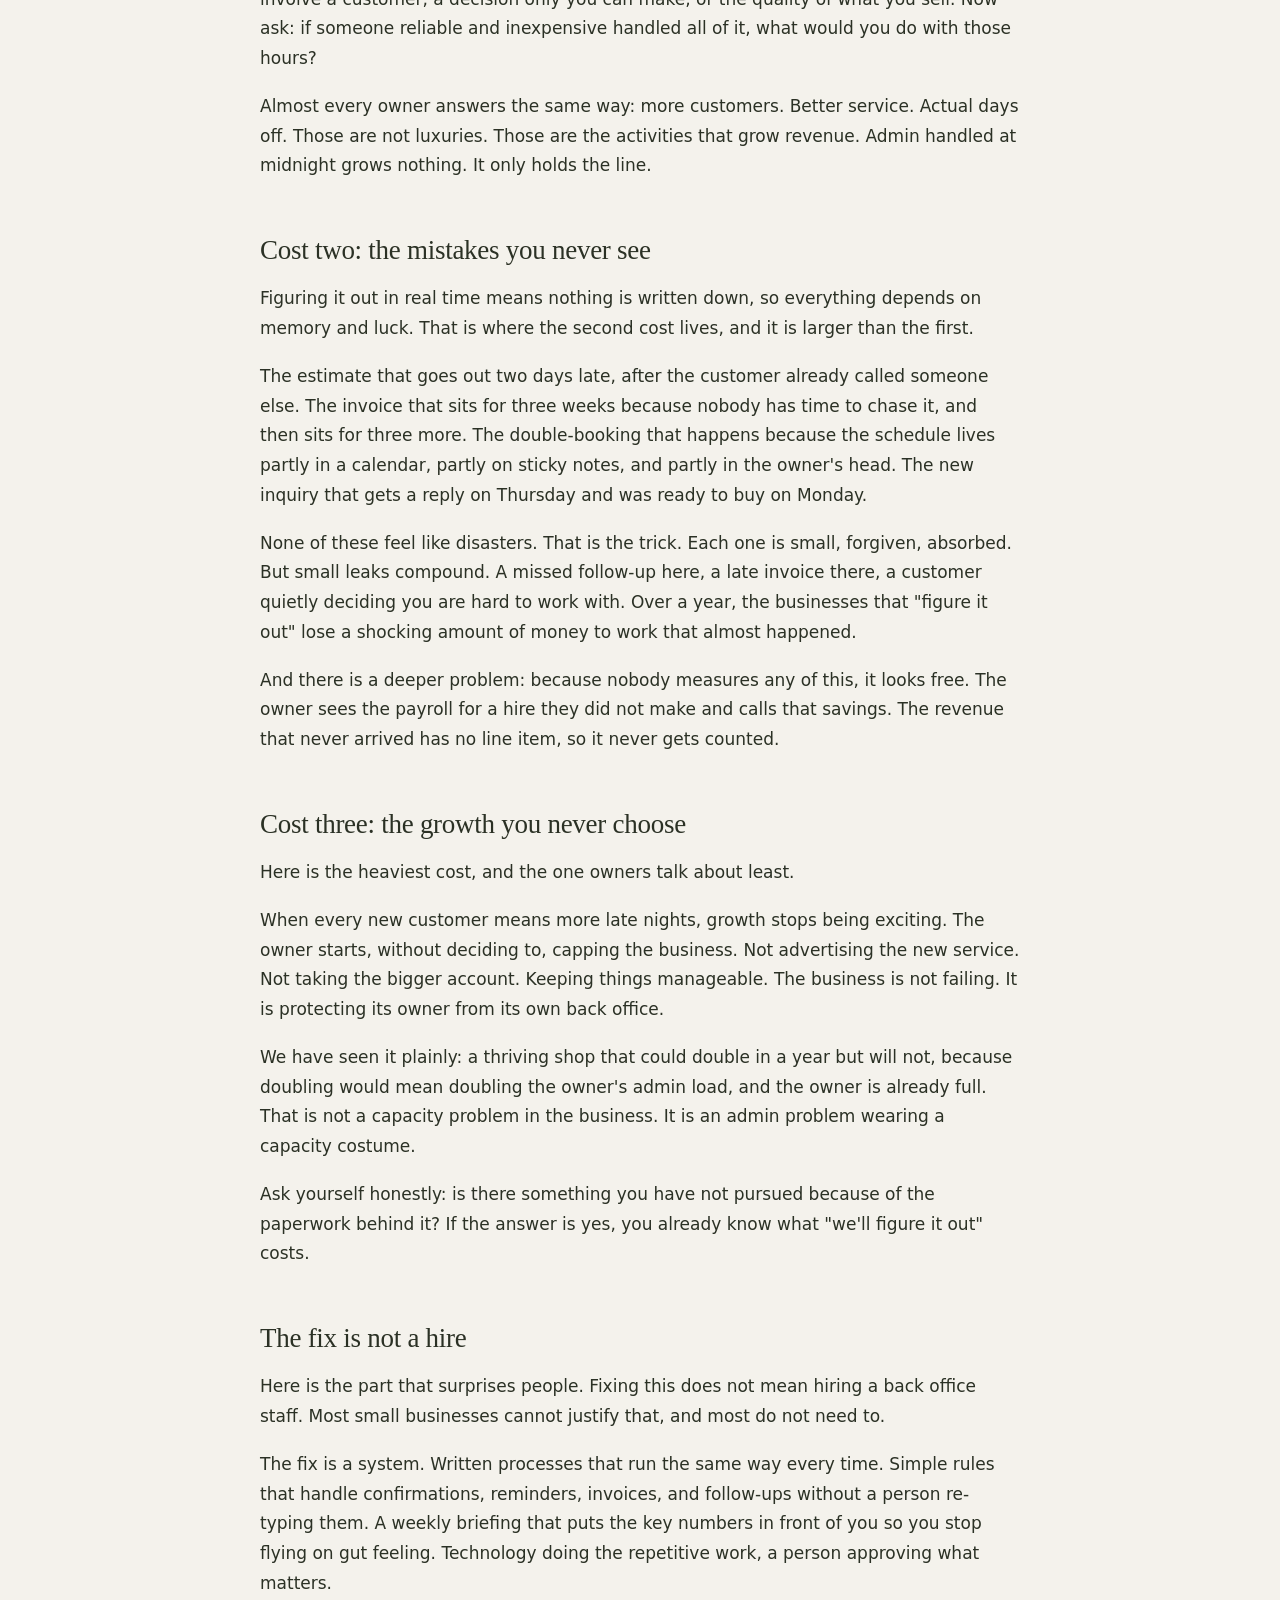
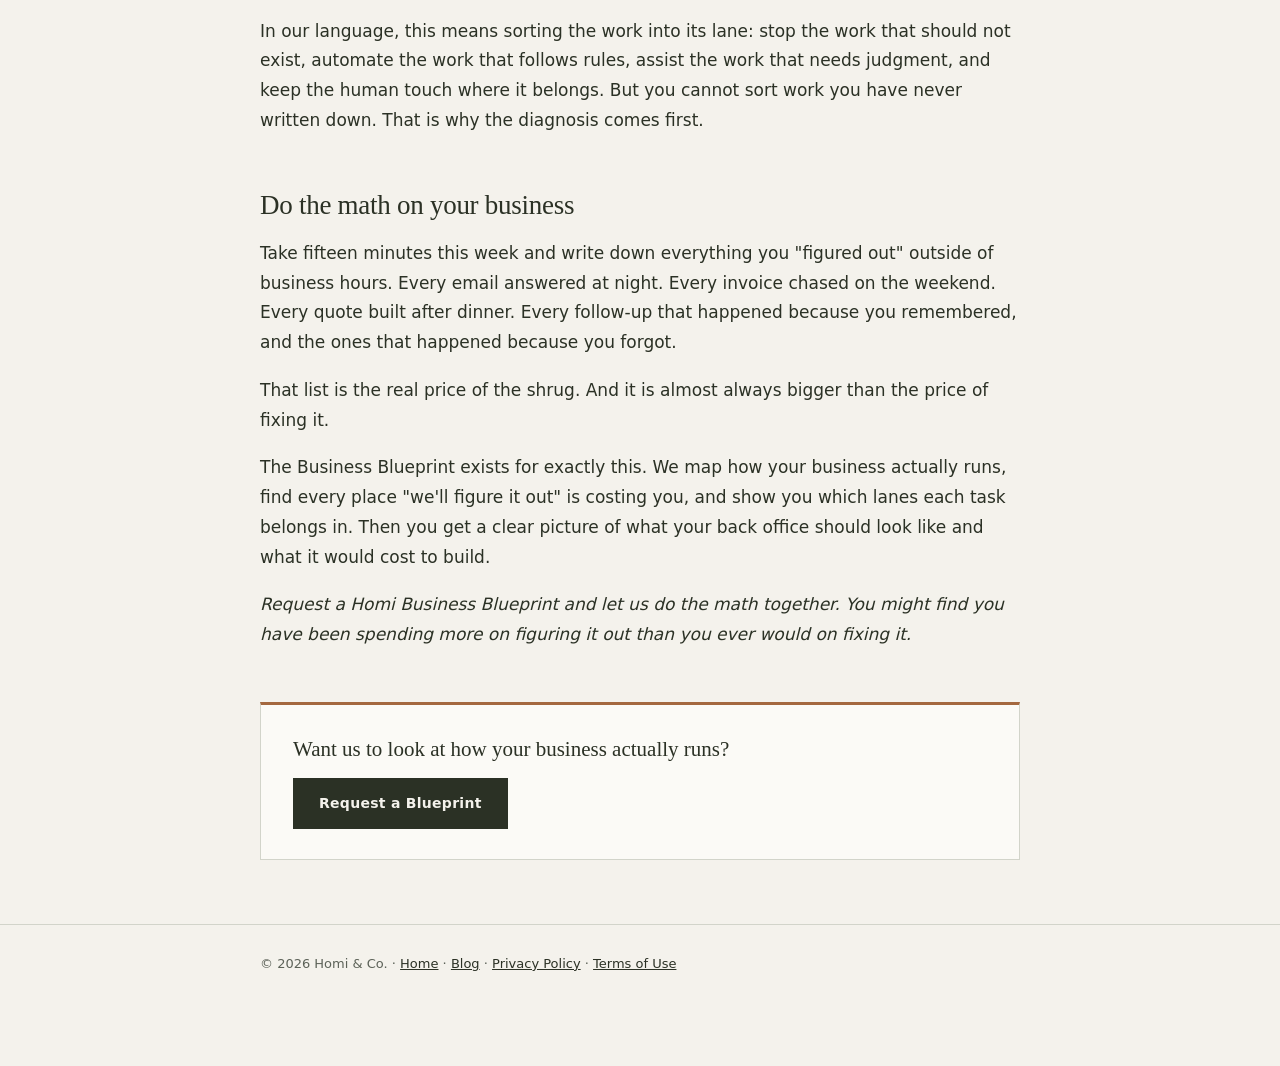
<file: homi-blog-the-real-cost-of-figure-it-out.html>
<!DOCTYPE html>
<html lang="en">
<head>
<meta charset="UTF-8">
<meta name="viewport" content="width=device-width, initial-scale=1.0">
<title>The real cost of "we'll figure it out" · Homi &amp; Co.</title>
<meta name="description" content="&quot;We'll figure it out&quot; sounds like resourcefulness. In most small businesses, it is the most expensive sentence in the building.">
<style>
  :root {
    --bg: #f4f2ec; --paper: #fbfaf6; --ink: #2b3125; --muted: #5c6258;
    --line: #d2d4ca; --accent: #75855c; --clay: #a4683f;
    --serif: "Newsreader", Georgia, serif; --sans: "Manrope", ui-sans-serif, system-ui, sans-serif;
  }
  * { box-sizing: border-box; }
  body { margin: 0; background: var(--bg); color: var(--ink); font-family: var(--sans); font-size: 17px; line-height: 1.75; }
  .shell { width: min(760px, calc(100% - 40px)); margin: 0 auto; }
  header.page { padding: 72px 0 8px; }
  header.page a.back { font-size: 13px; color: var(--muted); text-decoration: none; }
  header.page a.back:hover { color: var(--accent); }
  .post-date { color: var(--muted); font-size: 13px; letter-spacing: .06em; text-transform: uppercase; margin: 18px 0 0; }
  h1 { font-family: var(--serif); font-weight: 500; letter-spacing: -.02em; font-size: clamp(36px, 5vw, 54px); line-height: 1.05; margin: 10px 0 34px; }
  h2 { font-family: var(--serif); font-weight: 500; font-size: 27px; margin: 46px 0 10px; letter-spacing: -.01em; }
  p { margin: 0 0 18px; }
  ul { padding-left: 22px; margin: 0 0 18px; }
  li { margin-bottom: 8px; }
  a { color: var(--clay); }
  .cta-box { margin: 52px 0 8px; padding: 30px 32px; background: var(--paper); border: 1px solid var(--line); border-top: 3px solid var(--clay); }
  .cta-box p { margin: 0 0 14px; font-family: var(--serif); font-size: 21px; line-height: 1.4; }
  .cta-box a.button { display: inline-block; padding: 13px 26px; background: var(--ink); color: #f4f2ec; text-decoration: none; font-size: 14px; font-weight: 600; letter-spacing: .02em; }
  .cta-box a.button:hover { background: var(--clay); }

  .post-hero { margin: 6px 0 38px; }
  .post-hero img { width: 100%; aspect-ratio: 16 / 8; object-fit: cover; display: block; }
  footer.page { border-top: 1px solid var(--line); margin-top: 64px; padding: 28px 0 72px; color: var(--muted); font-size: 13px; }
  footer.page a { color: var(--ink); }

</style>
</head>
<body>
<header class="page"><div class="shell">
  <a class="back" href="homi-blog.html">← All articles</a>
  <p class="post-date">October 27, 2026</p>
  <h1>The real cost of "we'll figure it out"</h1>
</div></header>
<main><div class="shell">
<figure class="post-hero"><img src="[data-uri]" alt="Laptop, invoices, receipts, and coffee on a kitchen table late at night"></figure>
<p>Ask a small business owner how the back office runs and you will often get a shrug and a smile: "We just figure it out."</p>
<p>It sounds like resourcefulness. Scrappy. Hands on. But in most small businesses, "we'll figure it out" is doing quiet, expensive damage, and nobody is adding it up.</p>
<p>Let us add it up.</p>
<h2>What "figuring it out" actually means</h2>
<p>When an owner says "we'll figure it out," what they usually mean is: "I will do it myself, tonight, when the customers are gone."</p>
<p>The quotes get written after dinner. The invoicing happens on Sunday morning. The scheduling puzzles get solved in the car between jobs. The follow-ups happen when the owner remembers them, which is sometimes, which is the whole problem.</p>
<p>This is not a failure of effort. Most owners who run this way work harder than anyone in their business. It is a failure of arithmetic. The math of "figuring it out" does not add up, and it gets worse every year.</p>
<h2>Cost one: your most expensive hours</h2>
<p>Every hour you spend on admin is an hour spent by the most expensive person in the building.</p>
<p>When a plumbing company owner sits down at 9 PM to build three quotes, the business is paying owner wages for work a system could do in minutes. When a boutique owner spends her Sunday re-entering inventory counts into a spreadsheet, she is doing ten-dollar-an-hour work with the person whose time determines whether the business grows.</p>
<p>Here is a simple exercise. Take the hours you spent last week on work that did not involve a customer, a decision only you can make, or the quality of what you sell. Now ask: if someone reliable and inexpensive handled all of it, what would you do with those hours?</p>
<p>Almost every owner answers the same way: more customers. Better service. Actual days off. Those are not luxuries. Those are the activities that grow revenue. Admin handled at midnight grows nothing. It only holds the line.</p>
<h2>Cost two: the mistakes you never see</h2>
<p>Figuring it out in real time means nothing is written down, so everything depends on memory and luck. That is where the second cost lives, and it is larger than the first.</p>
<p>The estimate that goes out two days late, after the customer already called someone else. The invoice that sits for three weeks because nobody has time to chase it, and then sits for three more. The double-booking that happens because the schedule lives partly in a calendar, partly on sticky notes, and partly in the owner's head. The new inquiry that gets a reply on Thursday and was ready to buy on Monday.</p>
<p>None of these feel like disasters. That is the trick. Each one is small, forgiven, absorbed. But small leaks compound. A missed follow-up here, a late invoice there, a customer quietly deciding you are hard to work with. Over a year, the businesses that "figure it out" lose a shocking amount of money to work that almost happened.</p>
<p>And there is a deeper problem: because nobody measures any of this, it looks free. The owner sees the payroll for a hire they did not make and calls that savings. The revenue that never arrived has no line item, so it never gets counted.</p>
<h2>Cost three: the growth you never choose</h2>
<p>Here is the heaviest cost, and the one owners talk about least.</p>
<p>When every new customer means more late nights, growth stops being exciting. The owner starts, without deciding to, capping the business. Not advertising the new service. Not taking the bigger account. Keeping things manageable. The business is not failing. It is protecting its owner from its own back office.</p>
<p>We have seen it plainly: a thriving shop that could double in a year but will not, because doubling would mean doubling the owner's admin load, and the owner is already full. That is not a capacity problem in the business. It is an admin problem wearing a capacity costume.</p>
<p>Ask yourself honestly: is there something you have not pursued because of the paperwork behind it? If the answer is yes, you already know what "we'll figure it out" costs.</p>
<h2>The fix is not a hire</h2>
<p>Here is the part that surprises people. Fixing this does not mean hiring a back office staff. Most small businesses cannot justify that, and most do not need to.</p>
<p>The fix is a system. Written processes that run the same way every time. Simple rules that handle confirmations, reminders, invoices, and follow-ups without a person re-typing them. A weekly briefing that puts the key numbers in front of you so you stop flying on gut feeling. Technology doing the repetitive work, a person approving what matters.</p>
<p>In our language, this means sorting the work into its lane: stop the work that should not exist, automate the work that follows rules, assist the work that needs judgment, and keep the human touch where it belongs. But you cannot sort work you have never written down. That is why the diagnosis comes first.</p>
<h2>Do the math on your business</h2>
<p>Take fifteen minutes this week and write down everything you "figured out" outside of business hours. Every email answered at night. Every invoice chased on the weekend. Every quote built after dinner. Every follow-up that happened because you remembered, and the ones that happened because you forgot.</p>
<p>That list is the real price of the shrug. And it is almost always bigger than the price of fixing it.</p>
<p>The Business Blueprint exists for exactly this. We map how your business actually runs, find every place "we'll figure it out" is costing you, and show you which lanes each task belongs in. Then you get a clear picture of what your back office should look like and what it would cost to build.</p>
<p><em>Request a Homi Business Blueprint and let us do the math together. You might find you have been spending more on figuring it out than you ever would on fixing it.</em></p>
<div class="cta-box">
  <p>Want us to look at how your business actually runs?</p>
  <a class="button" href="index.html#blueprint">Request a Blueprint</a>
</div>
</div></main>
<footer class="page"><div class="shell">
  <p>© 2026 Homi & Co. · <a href="index.html">Home</a> · <a href="homi-blog.html">Blog</a> · <a href="homi-privacy-policy.html">Privacy Policy</a> · <a href="homi-terms-of-use.html">Terms of Use</a></p>
</div></footer>
</body>
</html>
</file>
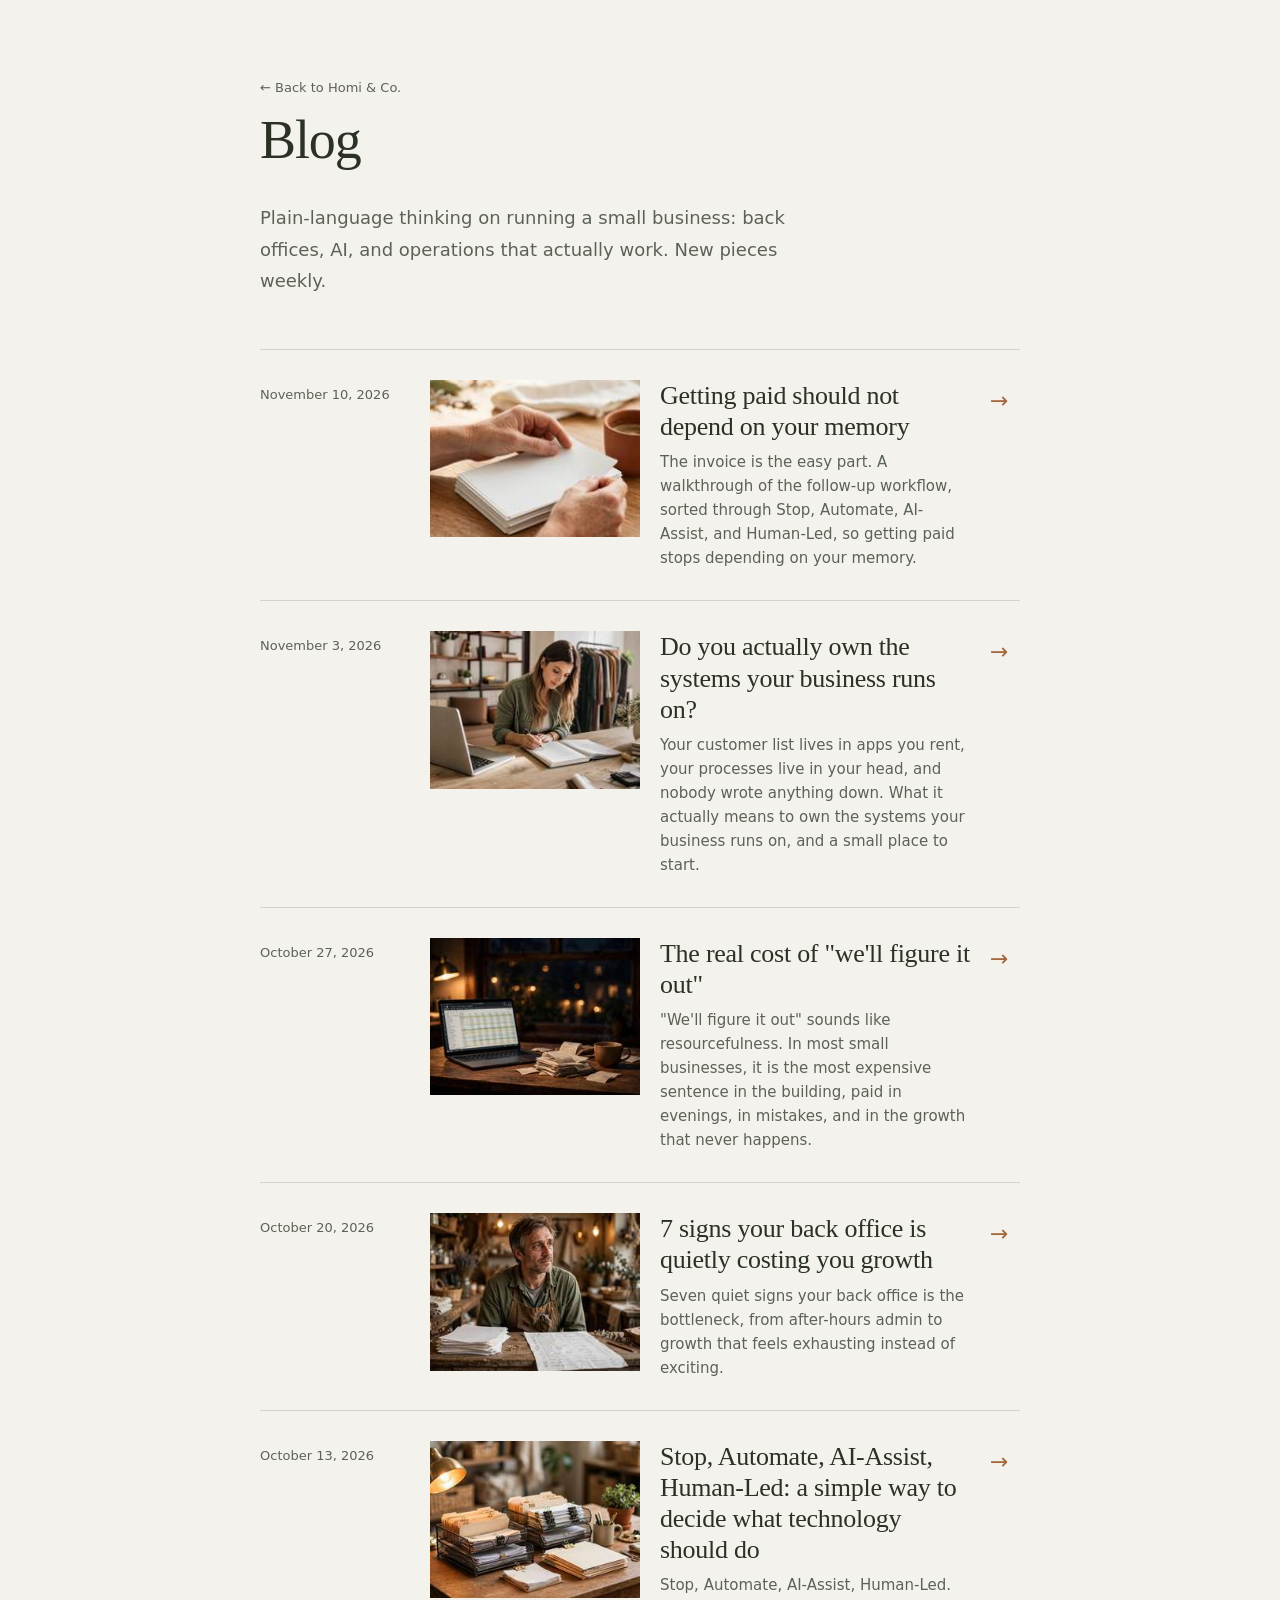
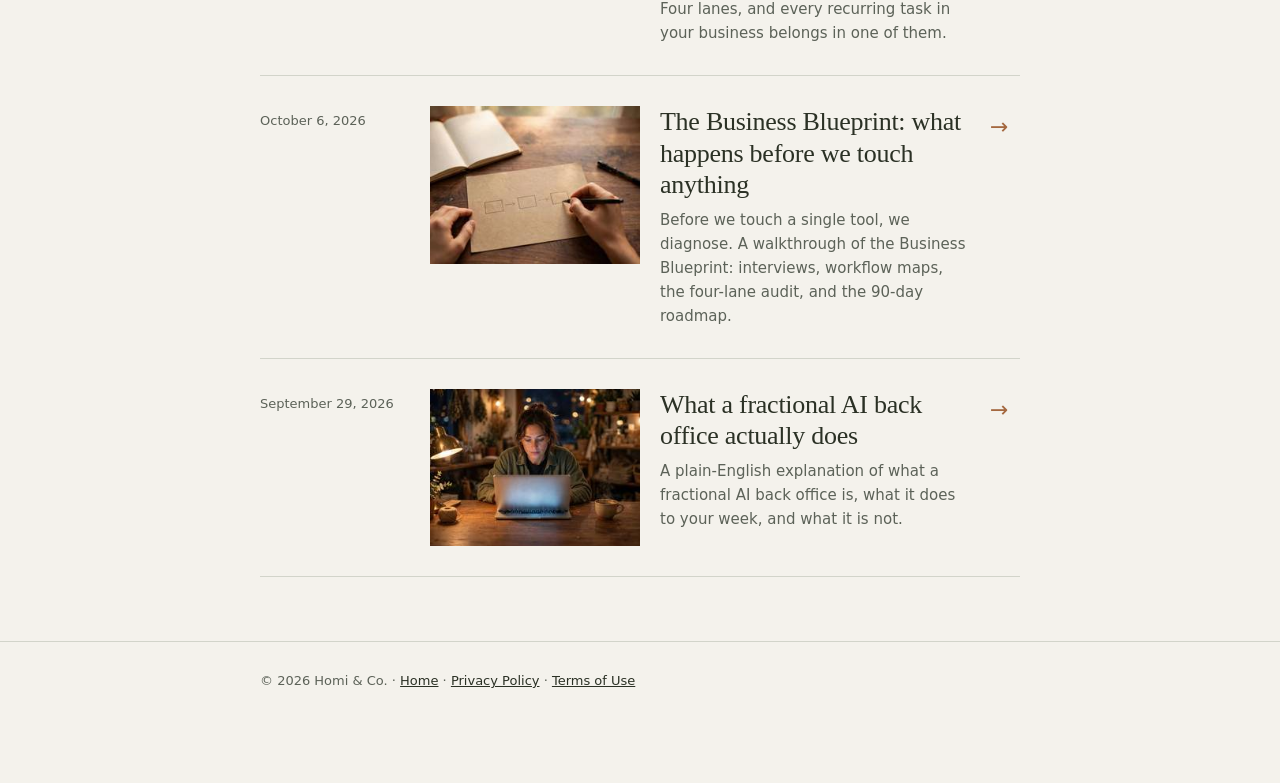
<file: homi-blog.html>
<!DOCTYPE html>
<html lang="en">
<head>
<meta charset="UTF-8">
<meta name="viewport" content="width=device-width, initial-scale=1.0">
<title>Blog · Homi & Co.</title>
<meta name="description" content="Plain-language thinking on running a small business: back offices, AI, and operations that actually work.">
<style>
  :root {
    --bg: #f4f2ec; --paper: #fbfaf6; --ink: #2b3125; --muted: #5c6258;
    --line: #d2d4ca; --accent: #75855c; --clay: #a4683f;
    --serif: "Newsreader", Georgia, serif; --sans: "Manrope", ui-sans-serif, system-ui, sans-serif;
  }
  * { box-sizing: border-box; }
  body { margin: 0; background: var(--bg); color: var(--ink); font-family: var(--sans); font-size: 17px; line-height: 1.75; }
  .shell { width: min(760px, calc(100% - 40px)); margin: 0 auto; }
  header.page { padding: 72px 0 8px; }
  header.page a.back { font-size: 13px; color: var(--muted); text-decoration: none; }
  header.page a.back:hover { color: var(--accent); }
  .post-date { color: var(--muted); font-size: 13px; letter-spacing: .06em; text-transform: uppercase; margin: 18px 0 0; }
  h1 { font-family: var(--serif); font-weight: 500; letter-spacing: -.02em; font-size: clamp(36px, 5vw, 54px); line-height: 1.05; margin: 10px 0 34px; }
  h2 { font-family: var(--serif); font-weight: 500; font-size: 27px; margin: 46px 0 10px; letter-spacing: -.01em; }
  p { margin: 0 0 18px; }
  ul { padding-left: 22px; margin: 0 0 18px; }
  li { margin-bottom: 8px; }
  a { color: var(--clay); }
  .cta-box { margin: 52px 0 8px; padding: 30px 32px; background: var(--paper); border: 1px solid var(--line); border-top: 3px solid var(--clay); }
  .cta-box p { margin: 0 0 14px; font-family: var(--serif); font-size: 21px; line-height: 1.4; }
  .cta-box a.button { display: inline-block; padding: 13px 26px; background: var(--ink); color: #f4f2ec; text-decoration: none; font-size: 14px; font-weight: 600; letter-spacing: .02em; }
  .cta-box a.button:hover { background: var(--clay); }
  footer.page { border-top: 1px solid var(--line); margin-top: 64px; padding: 28px 0 72px; color: var(--muted); font-size: 13px; }
  footer.page a { color: var(--ink); }

  .post-thumb { width: 100%; aspect-ratio: 4 / 3; object-fit: cover; display: block; }
  .post-row { display: grid; grid-template-columns: 150px 210px 1fr 30px; gap: 20px; align-items: start; padding: 30px 0; border-top: 1px solid var(--line); text-decoration: none; color: var(--ink); }
  .post-row:last-of-type { border-bottom: 1px solid var(--line); }
  .post-row:hover strong { color: var(--clay); }
  .post-row-date { color: var(--muted); font-size: 13px; padding-top: 4px; white-space: nowrap; }
  .post-row-main strong { display: block; font-family: var(--serif); font-weight: 500; font-size: 26px; letter-spacing: -.01em; line-height: 1.2; }
  .post-row-main span { display: block; margin-top: 8px; color: var(--muted); font-size: 15px; line-height: 1.6; }
  .post-row-arrow { color: var(--clay); font-size: 22px; padding-top: 2px; }
  .lede { color: var(--muted); font-size: 18px; margin: 0 0 44px; max-width: 560px; }
  @media (max-width: 640px) { .post-row { grid-template-columns: 1fr 30px; } .post-row-date { display: none; } }
</style>
</head>
<body>
<header class="page"><div class="shell">
  <a class="back" href="index.html">← Back to Homi & Co.</a>
  <h1>Blog</h1>
  <p class="lede">Plain-language thinking on running a small business: back offices, AI, and operations that actually work. New pieces weekly.</p>
</div></header>
<main><div class="shell">
    <a class="post-row" href="homi-blog-getting-paid.html">
      <span class="post-row-date">November 10, 2026</span>
      <img class="post-thumb" src="[data-uri]" alt="Hands organizing a stack of paper invoices on a warm wooden desk beside a terracotta cup" loading="lazy">
      <span class="post-row-main"><strong>Getting paid should not depend on your memory</strong><span>The invoice is the easy part. A walkthrough of the follow-up workflow, sorted through Stop, Automate, AI-Assist, and Human-Led, so getting paid stops depending on your memory.</span></span>
      <span class="post-row-arrow">→</span>
    </a>
    <a class="post-row" href="homi-blog-own-your-systems.html">
      <span class="post-row-date">November 3, 2026</span>
      <img class="post-thumb" src="[data-uri]" alt="Small business owner writing processes in a notebook at a warm wooden desk in daylight" loading="lazy">
      <span class="post-row-main"><strong>Do you actually own the systems your business runs on?</strong><span>Your customer list lives in apps you rent, your processes live in your head, and nobody wrote anything down. What it actually means to own the systems your business runs on, and a small place to start.</span></span>
      <span class="post-row-arrow">→</span>
    </a>
    <a class="post-row" href="homi-blog-the-real-cost-of-figure-it-out.html">
      <span class="post-row-date">October 27, 2026</span>
      <img class="post-thumb" src="[data-uri]" alt="Laptop, invoices, receipts, and coffee on a kitchen table late at night" loading="lazy">
      <span class="post-row-main"><strong>The real cost of "we'll figure it out"</strong><span>"We'll figure it out" sounds like resourcefulness. In most small businesses, it is the most expensive sentence in the building, paid in evenings, in mistakes, and in the growth that never happens.</span></span>
      <span class="post-row-arrow">→</span>
    </a>
    <a class="post-row" href="homi-blog-seven-signs.html">
      <span class="post-row-date">October 20, 2026</span>
      <img class="post-thumb" src="[data-uri]" alt="Shop owner behind a counter covered with invoices and a long to-do list" loading="lazy">
      <span class="post-row-main"><strong>7 signs your back office is quietly costing you growth</strong><span>Seven quiet signs your back office is the bottleneck, from after-hours admin to growth that feels exhausting instead of exciting.</span></span>
      <span class="post-row-arrow">→</span>
    </a>
    <a class="post-row" href="homi-blog-four-lanes.html">
      <span class="post-row-date">October 13, 2026</span>
      <img class="post-thumb" src="[data-uri]" alt="Neatly organized workspace with paperwork sorted into groups" loading="lazy">
      <span class="post-row-main"><strong>Stop, Automate, AI-Assist, Human-Led: a simple way to decide what technology should do</strong><span>Stop, Automate, AI-Assist, Human-Led. Four lanes, and every recurring task in your business belongs in one of them.</span></span>
      <span class="post-row-arrow">→</span>
    </a>
    <a class="post-row" href="homi-blog-business-blueprint.html">
      <span class="post-row-date">October 6, 2026</span>
      <img class="post-thumb" src="[data-uri]" alt="Hands sketching a workflow diagram on kraft paper" loading="lazy">
      <span class="post-row-main"><strong>The Business Blueprint: what happens before we touch anything</strong><span>Before we touch a single tool, we diagnose. A walkthrough of the Business Blueprint: interviews, workflow maps, the four-lane audit, and the 90-day roadmap.</span></span>
      <span class="post-row-arrow">→</span>
    </a>
    <a class="post-row" href="homi-blog-fractional-ai-back-office.html">
      <span class="post-row-date">September 29, 2026</span>
      <img class="post-thumb" src="[data-uri]" alt="Small business owner working late at a wooden desk, warm lamplight" loading="lazy">
      <span class="post-row-main"><strong>What a fractional AI back office actually does</strong><span>A plain-English explanation of what a fractional AI back office is, what it does to your week, and what it is not.</span></span>
      <span class="post-row-arrow">→</span>
    </a>
</div></main>
<footer class="page"><div class="shell">
  <p>© 2026 Homi & Co. · <a href="index.html">Home</a> · <a href="homi-privacy-policy.html">Privacy Policy</a> · <a href="homi-terms-of-use.html">Terms of Use</a></p>
</div></footer>
</body>
</html>
</file>
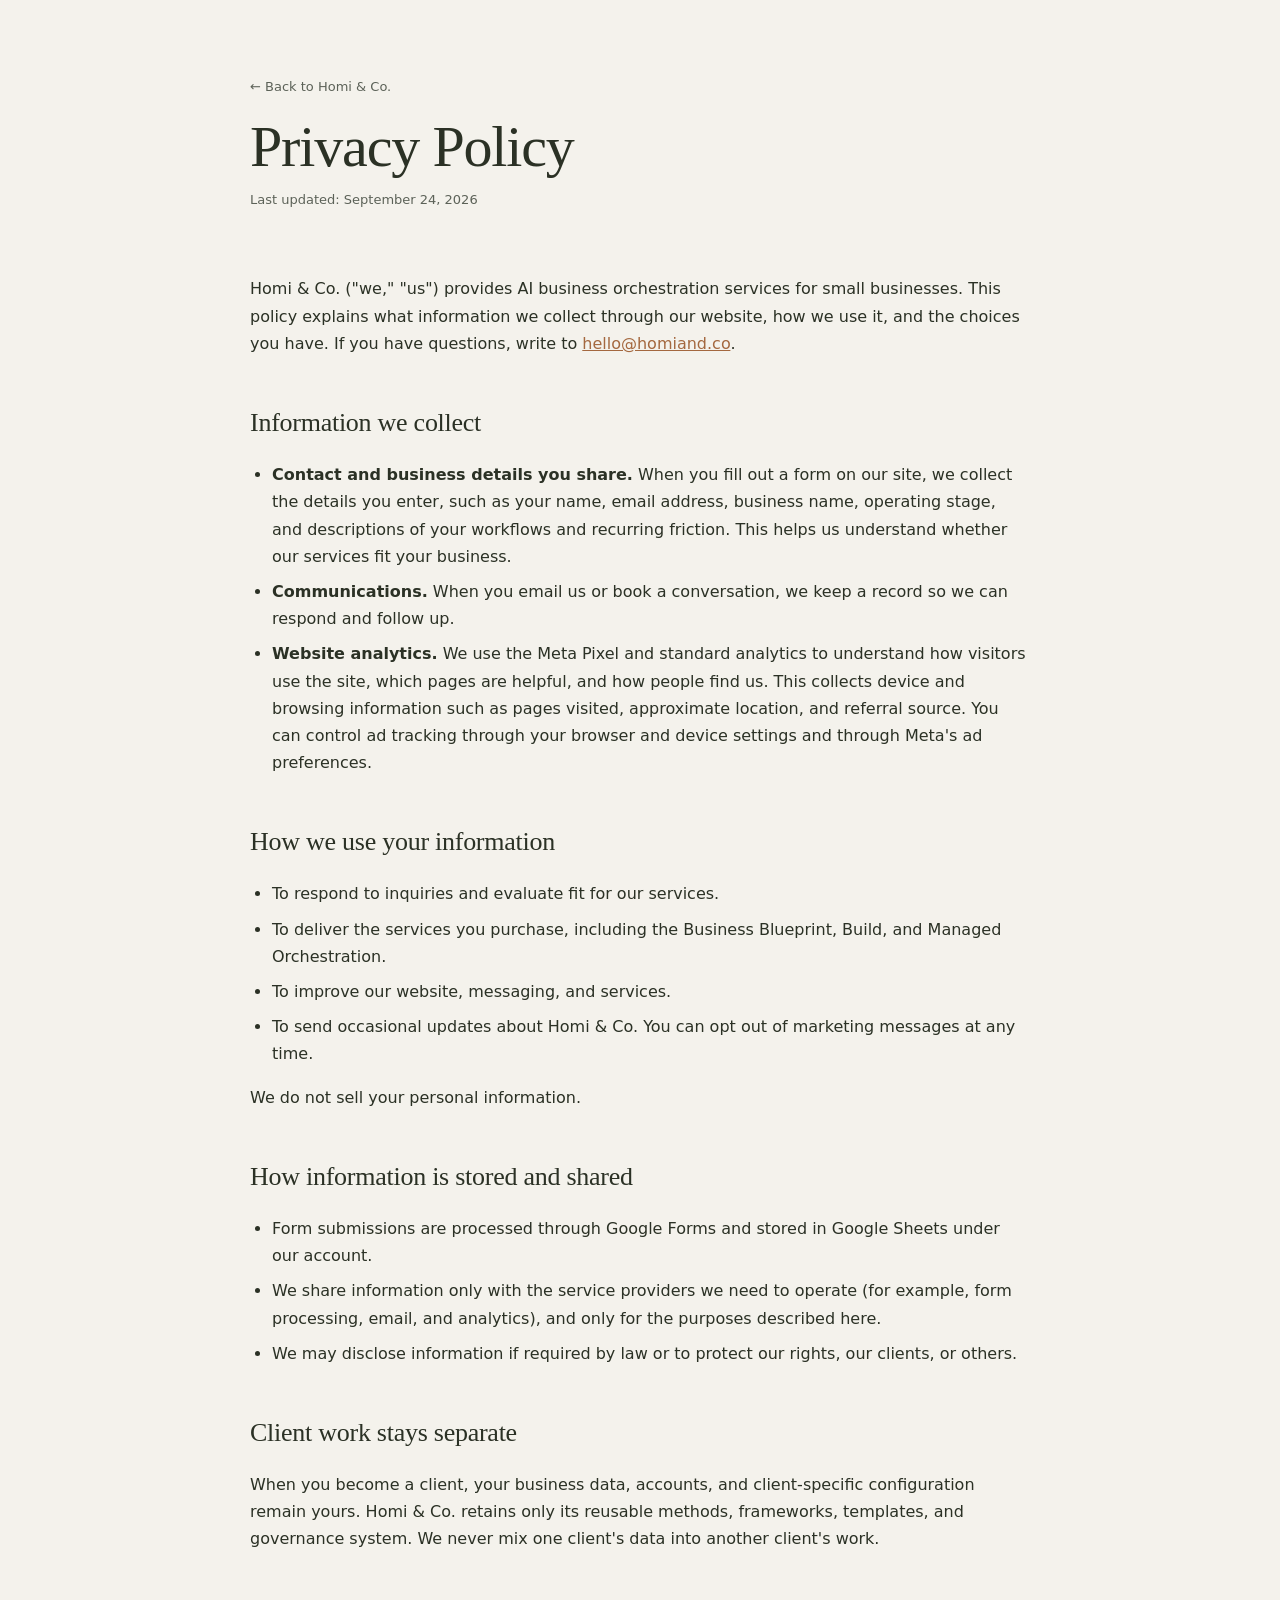
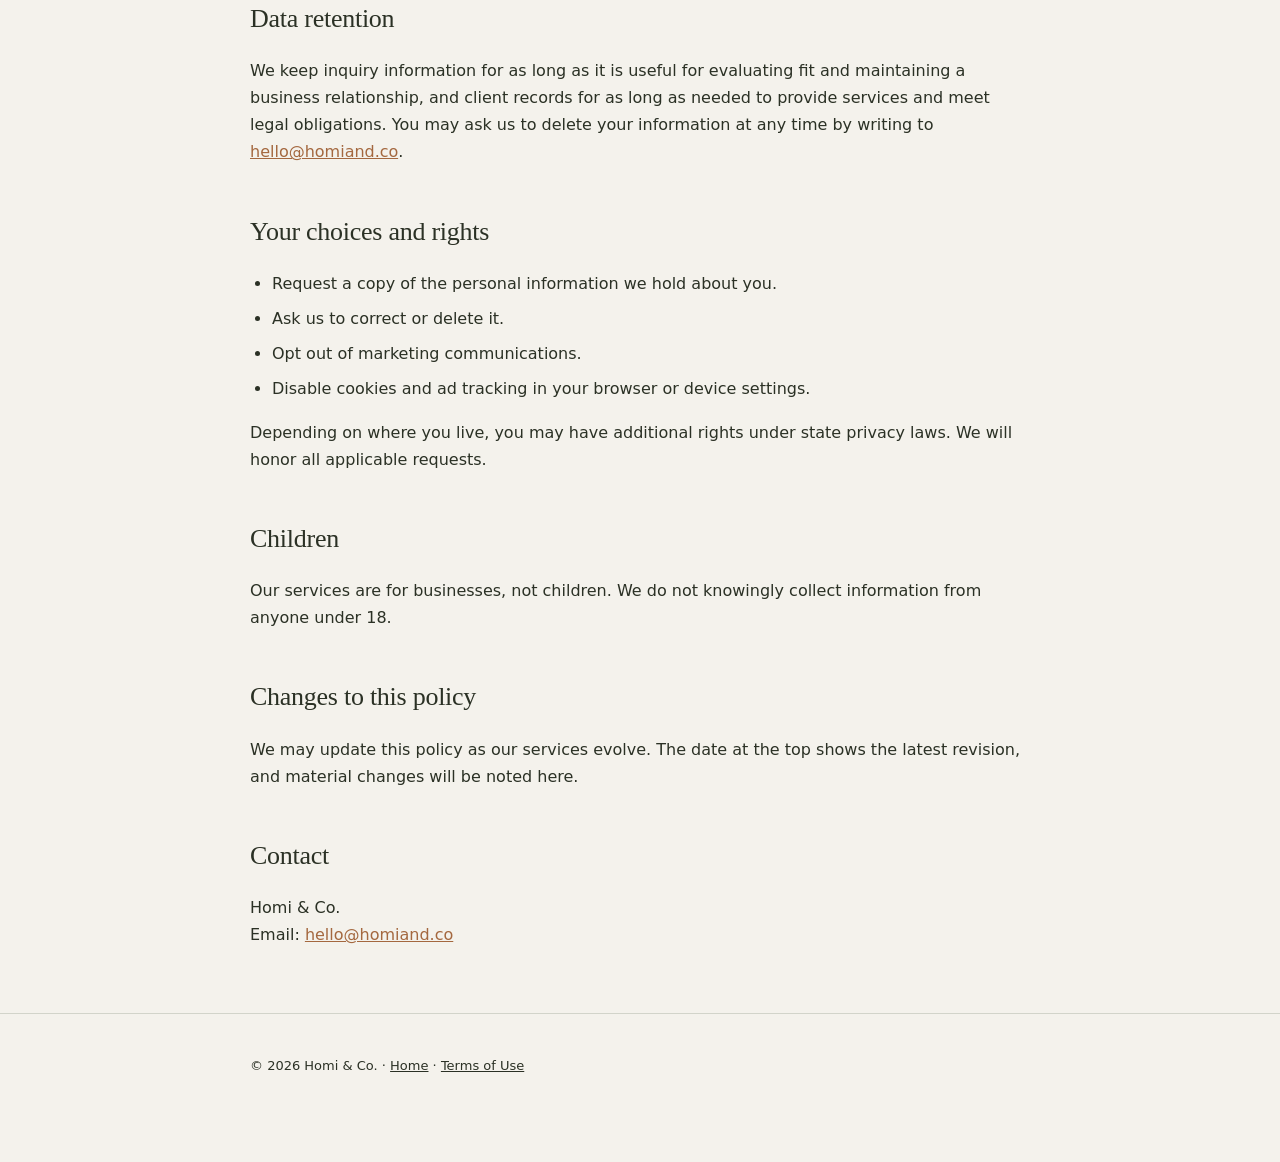
<file: homi-privacy-policy.html>
<!DOCTYPE html>
<html lang="en">
<head>
<meta charset="UTF-8">
<meta name="viewport" content="width=device-width, initial-scale=1.0">
<title>Privacy Policy · Homi & Co.</title>
<meta name="description" content="How Homi & Co. collects, uses, and protects your information.">
<style>
  :root {
    --bg: #f4f2ec; --paper: #fbfaf6; --ink: #2b3125; --muted: #5c6258;
    --line: #d2d4ca; --accent: #75855c; --clay: #a4683f;
    --serif: "Newsreader", Georgia, serif; --sans: "Manrope", ui-sans-serif, system-ui, sans-serif;
  }
  * { box-sizing: border-box; }
  body { margin: 0; background: var(--bg); color: var(--ink); font-family: var(--sans); font-size: 16px; line-height: 1.7; }
  .shell { width: min(780px, calc(100% - 40px)); margin: 0 auto; }
  header.page { padding: 72px 0 8px; }
  header.page a.back { font-size: 13px; color: var(--muted); text-decoration: none; }
  header.page a.back:hover { color: var(--accent); }
  h1 { font-family: var(--serif); font-weight: 500; letter-spacing: -.02em; font-size: clamp(38px, 5vw, 58px); line-height: 1.02; margin: 18px 0 8px; }
  .updated { color: var(--muted); font-size: 13px; margin-bottom: 40px; }
  h2 { font-family: var(--serif); font-weight: 500; font-size: 26px; margin: 44px 0 10px; letter-spacing: -.01em; }
  p, li { color: var(--ink); }
  p.muted, li.muted { color: var(--muted); }
  ul { padding-left: 22px; }
  li { margin-bottom: 8px; }
  a { color: var(--clay); }
  footer.page { border-top: 1px solid var(--line); margin-top: 64px; padding: 28px 0 72px; color: var(--muted); font-size: 13px; }
  footer.page a { color: var(--ink); }
</style>
</head>
<body>
<header class="page"><div class="shell">
  <a class="back" href="index.html">← Back to Homi & Co.</a>
  <h1>Privacy Policy</h1>
  <p class="updated">Last updated: September 24, 2026</p>
</div></header>
<main><div class="shell">

<p>Homi & Co. ("we," "us") provides AI business orchestration services for small businesses. This policy explains what information we collect through our website, how we use it, and the choices you have. If you have questions, write to <a href="mailto:hello@homiand.co">hello@homiand.co</a>.</p>

<h2>Information we collect</h2>
<ul>
  <li><strong>Contact and business details you share.</strong> When you fill out a form on our site, we collect the details you enter, such as your name, email address, business name, operating stage, and descriptions of your workflows and recurring friction. This helps us understand whether our services fit your business.</li>
  <li><strong>Communications.</strong> When you email us or book a conversation, we keep a record so we can respond and follow up.</li>
  <li><strong>Website analytics.</strong> We use the Meta Pixel and standard analytics to understand how visitors use the site, which pages are helpful, and how people find us. This collects device and browsing information such as pages visited, approximate location, and referral source. You can control ad tracking through your browser and device settings and through Meta's ad preferences.</li>
</ul>

<h2>How we use your information</h2>
<ul>
  <li>To respond to inquiries and evaluate fit for our services.</li>
  <li>To deliver the services you purchase, including the Business Blueprint, Build, and Managed Orchestration.</li>
  <li>To improve our website, messaging, and services.</li>
  <li>To send occasional updates about Homi & Co. You can opt out of marketing messages at any time.</li>
</ul>
<p>We do not sell your personal information.</p>

<h2>How information is stored and shared</h2>
<ul>
  <li>Form submissions are processed through Google Forms and stored in Google Sheets under our account.</li>
  <li>We share information only with the service providers we need to operate (for example, form processing, email, and analytics), and only for the purposes described here.</li>
  <li>We may disclose information if required by law or to protect our rights, our clients, or others.</li>
</ul>

<h2>Client work stays separate</h2>
<p>When you become a client, your business data, accounts, and client-specific configuration remain yours. Homi & Co. retains only its reusable methods, frameworks, templates, and governance system. We never mix one client's data into another client's work.</p>

<h2>Data retention</h2>
<p>We keep inquiry information for as long as it is useful for evaluating fit and maintaining a business relationship, and client records for as long as needed to provide services and meet legal obligations. You may ask us to delete your information at any time by writing to <a href="mailto:hello@homiand.co">hello@homiand.co</a>.</p>

<h2>Your choices and rights</h2>
<ul>
  <li>Request a copy of the personal information we hold about you.</li>
  <li>Ask us to correct or delete it.</li>
  <li>Opt out of marketing communications.</li>
  <li>Disable cookies and ad tracking in your browser or device settings.</li>
</ul>
<p>Depending on where you live, you may have additional rights under state privacy laws. We will honor all applicable requests.</p>

<h2>Children</h2>
<p>Our services are for businesses, not children. We do not knowingly collect information from anyone under 18.</p>

<h2>Changes to this policy</h2>
<p>We may update this policy as our services evolve. The date at the top shows the latest revision, and material changes will be noted here.</p>

<h2>Contact</h2>
<p>Homi & Co.<br>Email: <a href="mailto:hello@homiand.co">hello@homiand.co</a></p>

</div></main>
<footer class="page"><div class="shell">
  <p>© 2026 Homi & Co. · <a href="index.html">Home</a> · <a href="homi-terms-of-use.html">Terms of Use</a></p>
</div></footer>
</body>
</html>
</file>
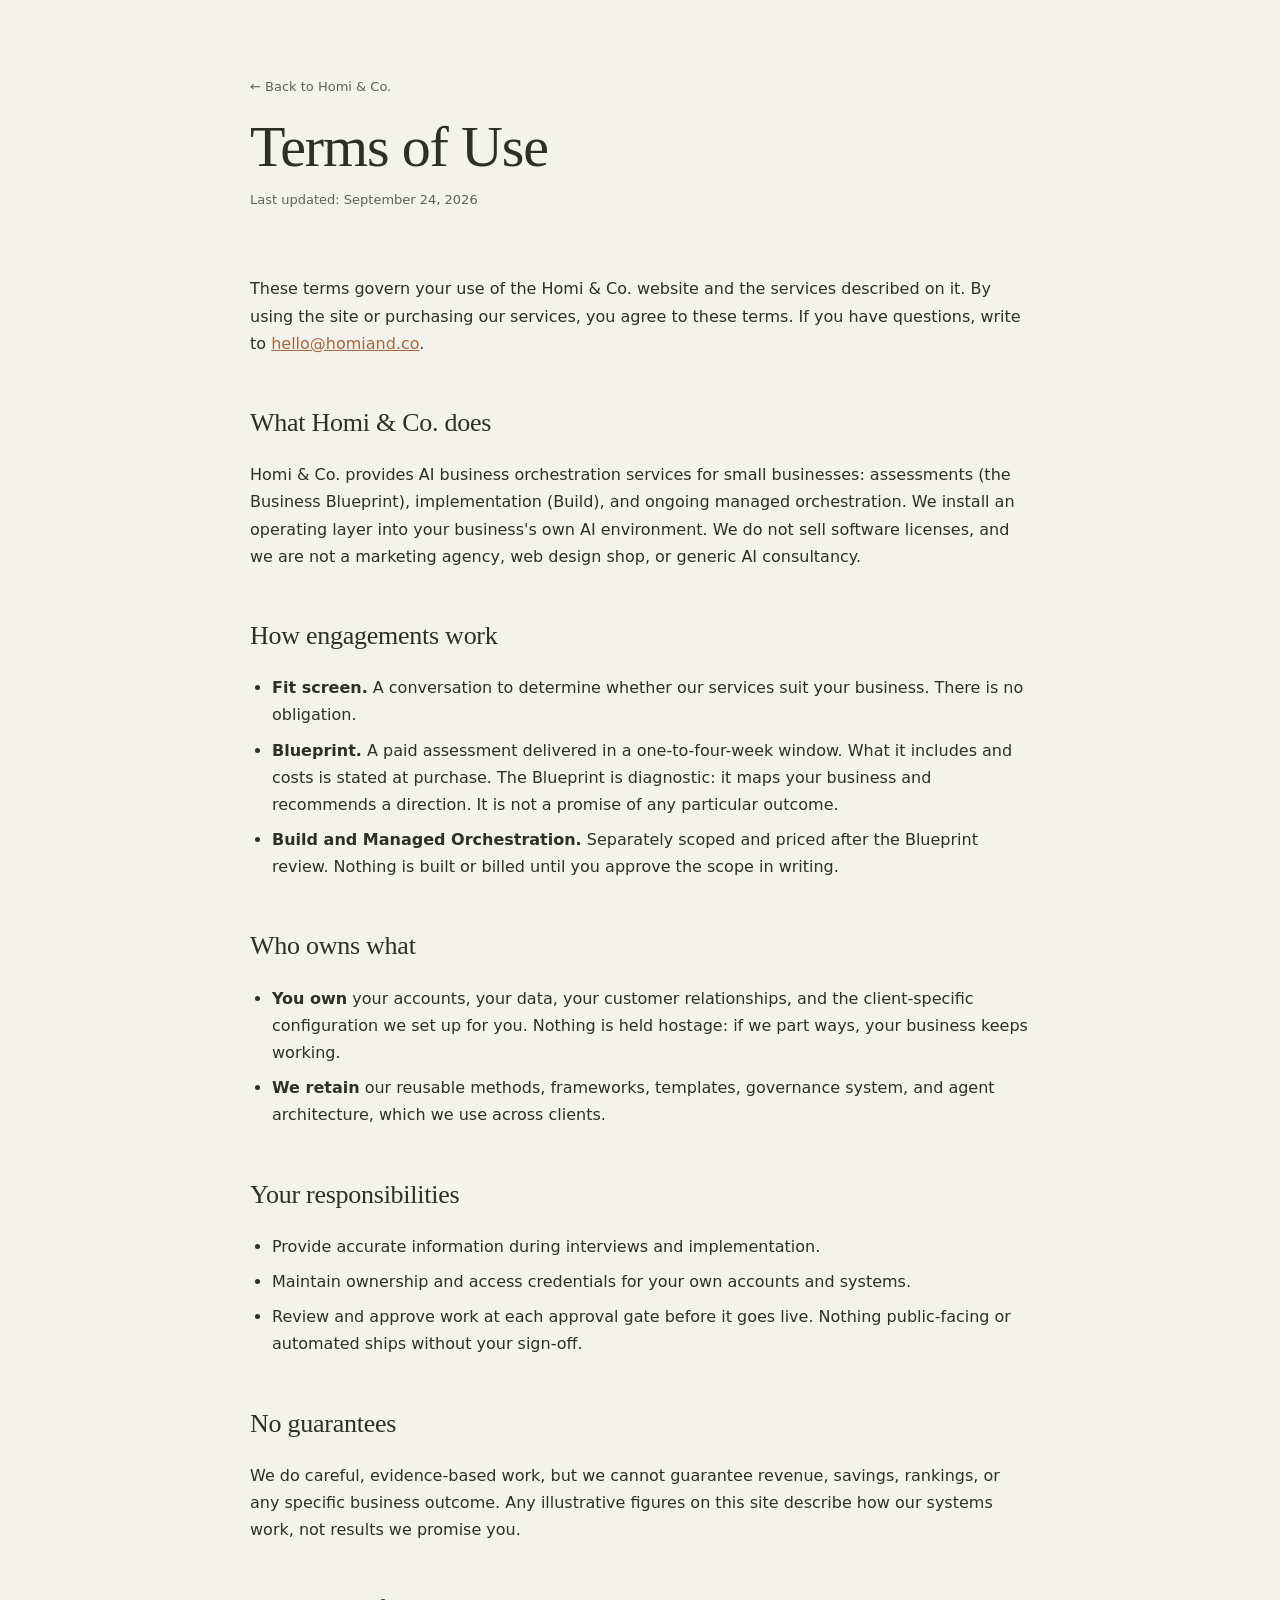
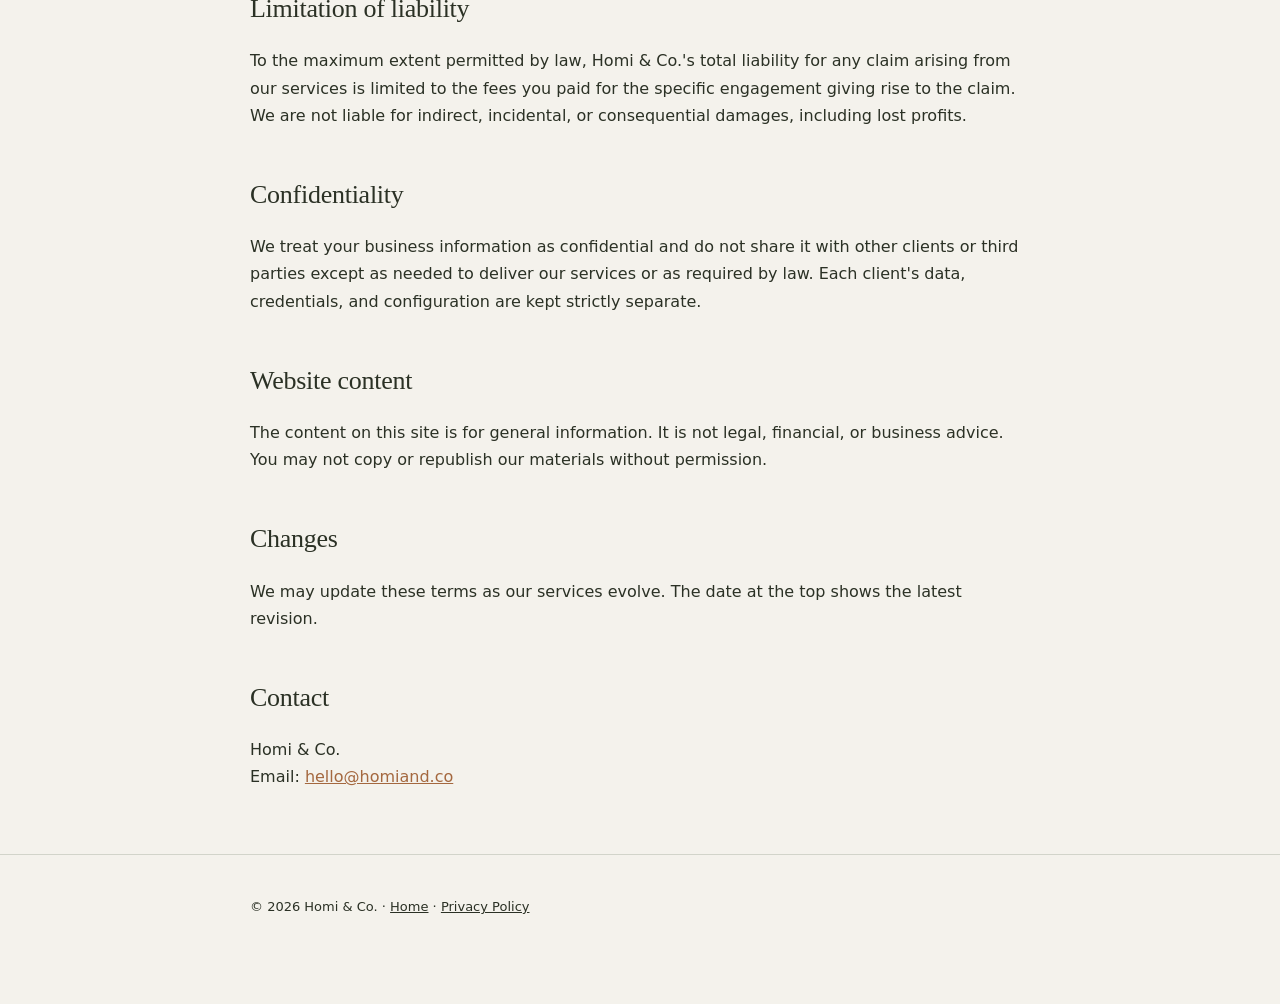
<file: homi-terms-of-use.html>
<!DOCTYPE html>
<html lang="en">
<head>
<meta charset="UTF-8">
<meta name="viewport" content="width=device-width, initial-scale=1.0">
<title>Terms of Use · Homi & Co.</title>
<meta name="description" content="The terms governing use of the Homi & Co. website and services.">
<style>
  :root {
    --bg: #f4f2ec; --paper: #fbfaf6; --ink: #2b3125; --muted: #5c6258;
    --line: #d2d4ca; --accent: #75855c; --clay: #a4683f;
    --serif: "Newsreader", Georgia, serif; --sans: "Manrope", ui-sans-serif, system-ui, sans-serif;
  }
  * { box-sizing: border-box; }
  body { margin: 0; background: var(--bg); color: var(--ink); font-family: var(--sans); font-size: 16px; line-height: 1.7; }
  .shell { width: min(780px, calc(100% - 40px)); margin: 0 auto; }
  header.page { padding: 72px 0 8px; }
  header.page a.back { font-size: 13px; color: var(--muted); text-decoration: none; }
  header.page a.back:hover { color: var(--accent); }
  h1 { font-family: var(--serif); font-weight: 500; letter-spacing: -.02em; font-size: clamp(38px, 5vw, 58px); line-height: 1.02; margin: 18px 0 8px; }
  .updated { color: var(--muted); font-size: 13px; margin-bottom: 40px; }
  h2 { font-family: var(--serif); font-weight: 500; font-size: 26px; margin: 44px 0 10px; letter-spacing: -.01em; }
  p, li { color: var(--ink); }
  ul { padding-left: 22px; }
  li { margin-bottom: 8px; }
  a { color: var(--clay); }
  footer.page { border-top: 1px solid var(--line); margin-top: 64px; padding: 28px 0 72px; color: var(--muted); font-size: 13px; }
  footer.page a { color: var(--ink); }
</style>
</head>
<body>
<header class="page"><div class="shell">
  <a class="back" href="index.html">← Back to Homi & Co.</a>
  <h1>Terms of Use</h1>
  <p class="updated">Last updated: September 24, 2026</p>
</div></header>
<main><div class="shell">

<p>These terms govern your use of the Homi & Co. website and the services described on it. By using the site or purchasing our services, you agree to these terms. If you have questions, write to <a href="mailto:hello@homiand.co">hello@homiand.co</a>.</p>

<h2>What Homi & Co. does</h2>
<p>Homi & Co. provides AI business orchestration services for small businesses: assessments (the Business Blueprint), implementation (Build), and ongoing managed orchestration. We install an operating layer into your business's own AI environment. We do not sell software licenses, and we are not a marketing agency, web design shop, or generic AI consultancy.</p>

<h2>How engagements work</h2>
<ul>
  <li><strong>Fit screen.</strong> A conversation to determine whether our services suit your business. There is no obligation.</li>
  <li><strong>Blueprint.</strong> A paid assessment delivered in a one-to-four-week window. What it includes and costs is stated at purchase. The Blueprint is diagnostic: it maps your business and recommends a direction. It is not a promise of any particular outcome.</li>
  <li><strong>Build and Managed Orchestration.</strong> Separately scoped and priced after the Blueprint review. Nothing is built or billed until you approve the scope in writing.</li>
</ul>

<h2>Who owns what</h2>
<ul>
  <li><strong>You own</strong> your accounts, your data, your customer relationships, and the client-specific configuration we set up for you. Nothing is held hostage: if we part ways, your business keeps working.</li>
  <li><strong>We retain</strong> our reusable methods, frameworks, templates, governance system, and agent architecture, which we use across clients.</li>
</ul>

<h2>Your responsibilities</h2>
<ul>
  <li>Provide accurate information during interviews and implementation.</li>
  <li>Maintain ownership and access credentials for your own accounts and systems.</li>
  <li>Review and approve work at each approval gate before it goes live. Nothing public-facing or automated ships without your sign-off.</li>
</ul>

<h2>No guarantees</h2>
<p>We do careful, evidence-based work, but we cannot guarantee revenue, savings, rankings, or any specific business outcome. Any illustrative figures on this site describe how our systems work, not results we promise you.</p>

<h2>Limitation of liability</h2>
<p>To the maximum extent permitted by law, Homi & Co.'s total liability for any claim arising from our services is limited to the fees you paid for the specific engagement giving rise to the claim. We are not liable for indirect, incidental, or consequential damages, including lost profits.</p>

<h2>Confidentiality</h2>
<p>We treat your business information as confidential and do not share it with other clients or third parties except as needed to deliver our services or as required by law. Each client's data, credentials, and configuration are kept strictly separate.</p>

<h2>Website content</h2>
<p>The content on this site is for general information. It is not legal, financial, or business advice. You may not copy or republish our materials without permission.</p>

<h2>Changes</h2>
<p>We may update these terms as our services evolve. The date at the top shows the latest revision.</p>

<h2>Contact</h2>
<p>Homi & Co.<br>Email: <a href="mailto:hello@homiand.co">hello@homiand.co</a></p>

</div></main>
<footer class="page"><div class="shell">
  <p>© 2026 Homi & Co. · <a href="index.html">Home</a> · <a href="homi-privacy-policy.html">Privacy Policy</a></p>
</div></footer>
</body>
</html>
</file>
<file: portal/css/styles.css>
/* Homi & Co Demo Portal, static, no build step. Light surfaces, dark ink. */
:root {
  --paper: #faf8f3;
  --card: #ffffff;
  --ink: #1b1712;
  --ink-soft: #4a4238;
  --muted: #7a6f60;
  --line: #e6ddcd;
  --accent: #2e5d3f;
  --accent-deep: #1f422c;
  --accent-soft: #eaf1ea;
  --gold: #a67c2e;
  --good: #2e7d4f;
  --good-soft: #e7f2ea;
  --warn: #a8620f;
  --warn-soft: #f8efdc;
  --bad: #a83a32;
  --bad-soft: #f7e6e3;
  --info: #3d5a80;
  --info-soft: #e8eef6;
  --radius: 10px;
  --shadow: 0 1px 2px rgba(27, 23, 18, 0.06), 0 4px 14px rgba(27, 23, 18, 0.05);
  --serif: "Fraunces", Georgia, "Times New Roman", serif;
  --sans: "Inter", -apple-system, "Segoe UI", Roboto, sans-serif;
}
* { box-sizing: border-box; }
html, body { margin: 0; padding: 0; }
body {
  font-family: var(--sans);
  background: var(--paper);
  color: var(--ink);
  font-size: 15px;
  line-height: 1.55;
  -webkit-font-smoothing: antialiased;
}
h1, h2, h3 { font-family: var(--serif); font-weight: 600; margin: 0 0 0.4em; letter-spacing: 0.01em; }
h1 { font-size: 1.7rem; }
h2 { font-size: 1.25rem; }
h3 { font-size: 1.05rem; }
p { margin: 0 0 0.7em; }
a { color: var(--accent); }
.small { font-size: 0.82rem; color: var(--muted); }
.mono { font-variant-numeric: tabular-nums; }

/* Demo badges */
.demo-band {
  background: var(--ink);
  color: #f4efe4;
  text-align: center;
  font-size: 0.78rem;
  letter-spacing: 0.08em;
  text-transform: uppercase;
  padding: 0.45rem 1rem;
}
.demo-chip {
  display: inline-block;
  font-size: 0.72rem;
  letter-spacing: 0.06em;
  text-transform: uppercase;
  border: 1px solid var(--line);
  border-radius: 999px;
  padding: 0.2rem 0.7rem;
  color: var(--muted);
  background: #fff;
  white-space: nowrap;
}

/* Login */
.login-wrap {
  min-height: 100vh;
  display: flex;
  align-items: center;
  justify-content: center;
  padding: 2rem 1rem;
  background:
    radial-gradient(1100px 500px at 50% -10%, #f1e9d8 0%, var(--paper) 60%);
}
.login-card {
  background: var(--card);
  border: 1px solid var(--line);
  border-radius: 16px;
  box-shadow: var(--shadow);
  max-width: 460px;
  width: 100%;
  padding: 2.6rem 2.4rem;
  text-align: center;
}
.login-card img.logo { width: 190px; height: auto; margin-bottom: 1rem; }
.login-card .tagline { font-family: var(--serif); font-style: italic; color: var(--ink-soft); margin-bottom: 1.4rem; }
.login-card .desc { color: var(--ink-soft); font-size: 0.95rem; margin-bottom: 1.6rem; }
.btn {
  display: inline-block;
  font-family: var(--sans);
  font-size: 0.95rem;
  font-weight: 600;
  border: none;
  border-radius: 8px;
  padding: 0.75rem 1.6rem;
  cursor: pointer;
  background: var(--accent);
  color: #fff;
  transition: background 0.15s ease;
}
.btn:hover { background: var(--accent-deep); }
.btn-ghost {
  background: transparent;
  color: var(--accent);
  border: 1px solid var(--accent);
}
.btn-ghost:hover { background: var(--accent-soft); }
.login-foot { margin-top: 1.6rem; }

/* App shell */
.app { display: none; min-height: 100vh; }
.topbar {
  position: sticky; top: 0; z-index: 20;
  background: rgba(250, 248, 243, 0.96);
  border-bottom: 1px solid var(--line);
  backdrop-filter: blur(4px);
}
.topbar-inner {
  max-width: 1280px; margin: 0 auto; padding: 0.6rem 1.4rem;
  display: flex; align-items: center; gap: 1rem; flex-wrap: wrap;
}
.topbar img.logo { width: 120px; height: auto; display: block; }
.topbar .portal-name { font-family: var(--serif); font-size: 1.05rem; }
.role-toggle {
  display: inline-flex; border: 1px solid var(--line); border-radius: 999px;
  overflow: hidden; background: #fff; margin-left: auto;
}
.role-toggle button {
  border: none; background: transparent; padding: 0.45rem 1.1rem;
  font-size: 0.85rem; font-weight: 600; cursor: pointer; color: var(--muted);
}
.role-toggle button.active { background: var(--ink); color: #f4efe4; }
.tenant-bar {
  border-bottom: 1px solid var(--line);
  background: #fff;
}
.tenant-bar-inner {
  max-width: 1280px; margin: 0 auto; padding: 0.55rem 1.4rem;
  display: flex; align-items: center; gap: 0.6rem; flex-wrap: wrap;
}
.tenant-bar .label { font-size: 0.8rem; text-transform: uppercase; letter-spacing: 0.08em; color: var(--muted); }
.tenant-btn {
  border: 1px solid var(--line); background: #fff; border-radius: 999px;
  padding: 0.4rem 1rem; font-size: 0.85rem; font-weight: 600; cursor: pointer; color: var(--ink-soft);
}
.tenant-btn.active { background: var(--accent); border-color: var(--accent); color: #fff; }
.login-tenant { margin-top: 1.4rem; padding-top: 1.2rem; border-top: 1px solid var(--line); text-align: left; }
.login-tenant-btns { display: flex; flex-wrap: wrap; gap: 0.5rem; justify-content: center; }
.login-tenant-btns .tenant-btn { font-size: 0.8rem; padding: 0.35rem 0.85rem; }

.layout { max-width: 1280px; margin: 0 auto; padding: 1.4rem; display: flex; gap: 1.4rem; align-items: flex-start; }
.sidenav {
  position: sticky; top: 76px;
  min-width: 200px;
  background: #fff; border: 1px solid var(--line); border-radius: var(--radius);
  padding: 0.6rem; box-shadow: var(--shadow);
}
.sidenav button {
  display: block; width: 100%; text-align: left;
  border: none; background: transparent; border-radius: 7px;
  padding: 0.55rem 0.8rem; font-size: 0.9rem; font-weight: 500;
  color: var(--ink-soft); cursor: pointer;
}
.sidenav button:hover { background: var(--accent-soft); }
.sidenav button.active { background: var(--ink); color: #f4efe4; }
.sidenav .count {
  float: right; font-size: 0.75rem; background: var(--warn-soft); color: var(--warn);
  border-radius: 999px; padding: 0.05rem 0.5rem; font-weight: 700;
}
.main { flex: 1; min-width: 0; }
.view-head { display: flex; align-items: baseline; gap: 1rem; flex-wrap: wrap; margin-bottom: 1.1rem; }
.view-head .sub { color: var(--muted); font-size: 0.9rem; }

.grid { display: grid; gap: 1rem; }
.grid.c2 { grid-template-columns: repeat(2, minmax(0, 1fr)); }
.grid.c3 { grid-template-columns: repeat(3, minmax(0, 1fr)); }
.grid.c4 { grid-template-columns: repeat(4, minmax(0, 1fr)); }
@media (max-width: 1000px) { .grid.c4 { grid-template-columns: repeat(2, minmax(0, 1fr)); } }
@media (max-width: 860px) {
  .layout { flex-direction: column; }
  .sidenav { position: static; min-width: 0; width: 100%; display: flex; overflow-x: auto; }
  .sidenav button { white-space: nowrap; }
  .grid.c2, .grid.c3 { grid-template-columns: 1fr; }
}

.card {
  background: var(--card); border: 1px solid var(--line); border-radius: var(--radius);
  padding: 1.1rem 1.2rem; box-shadow: var(--shadow);
}
.card h3 { margin-bottom: 0.5rem; }
.stat { font-family: var(--serif); font-size: 1.9rem; font-weight: 600; }
.stat-label { font-size: 0.8rem; text-transform: uppercase; letter-spacing: 0.07em; color: var(--muted); margin-bottom: 0.3rem; }

.pill {
  display: inline-block; font-size: 0.75rem; font-weight: 700; letter-spacing: 0.04em;
  border-radius: 999px; padding: 0.18rem 0.7rem; text-transform: uppercase; white-space: nowrap;
}
.pill.good { background: var(--good-soft); color: var(--good); }
.pill.warn { background: var(--warn-soft); color: var(--warn); }
.pill.bad { background: var(--bad-soft); color: var(--bad); }
.pill.info { background: var(--info-soft); color: var(--info); }
.pill.neutral { background: #efe9dc; color: var(--ink-soft); }

table { width: 100%; border-collapse: collapse; font-size: 0.9rem; }
th { text-align: left; font-size: 0.75rem; text-transform: uppercase; letter-spacing: 0.07em; color: var(--muted); padding: 0.5rem 0.6rem; border-bottom: 1px solid var(--line); }
td { padding: 0.6rem; border-bottom: 1px solid #f0e9da; vertical-align: top; }
tr:last-child td { border-bottom: none; }

.kv { display: grid; grid-template-columns: 150px 1fr; gap: 0.3rem 0.8rem; font-size: 0.9rem; }
.kv dt { color: var(--muted); }
.kv dd { margin: 0; }

.notice {
  border-left: 4px solid var(--gold);
  background: #fbf6ea;
  border-radius: 0 8px 8px 0;
  padding: 0.9rem 1.1rem;
  margin-bottom: 1rem;
  font-size: 0.92rem;
}
.notice.green { border-color: var(--good); background: var(--good-soft); }
.notice.blue { border-color: var(--info); background: var(--info-soft); }

.bar { height: 8px; background: #eee5d3; border-radius: 999px; overflow: hidden; margin-top: 0.4rem; }
.bar > span { display: block; height: 100%; background: var(--accent); border-radius: 999px; }
.bar > span.over { background: var(--warn); }

.trend { display: flex; align-items: flex-end; gap: 6px; height: 90px; margin-top: 0.6rem; }
.trend .tbar { flex: 1; background: var(--accent); border-radius: 4px 4px 0 0; opacity: 0.85; min-height: 4px; }
.trend .tbar.sev { background: var(--bad); }
.trend-wrap { display: flex; gap: 6px; }
.trend-labels { display: flex; gap: 6px; margin-top: 0.3rem; }
.trend-labels span { flex: 1; font-size: 0.7rem; color: var(--muted); text-align: center; }

.decision { border: 1px solid var(--line); border-radius: var(--radius); padding: 1rem 1.1rem; margin-bottom: 0.9rem; background: #fff; }
.decision .q { font-family: var(--serif); font-size: 1.08rem; margin-bottom: 0.4rem; }
.decision .rec { background: var(--accent-soft); border-radius: 7px; padding: 0.5rem 0.8rem; margin: 0.6rem 0; font-size: 0.9rem; }
.decision .actions { display: flex; gap: 0.5rem; flex-wrap: wrap; margin-top: 0.6rem; }
.btn-sm { font-size: 0.82rem; padding: 0.45rem 1rem; }

.exception { border-left: 4px solid var(--warn); background: #fff; border-radius: 0 8px 8px 0; padding: 0.9rem 1.1rem; margin-bottom: 0.9rem; box-shadow: var(--shadow); }
.exception.sev-high { border-color: var(--bad); }
.exception.sev-low { border-color: var(--info); }

.measure-row { display: flex; justify-content: space-between; align-items: baseline; gap: 1rem; padding: 0.55rem 0; border-bottom: 1px solid #f0e9da; }
.measure-row:last-child { border-bottom: none; }
.delta-up { color: var(--good); font-weight: 700; }
.delta-down { color: var(--bad); font-weight: 700; }
.delta-flat { color: var(--muted); font-weight: 700; }

.briefing { border: 1px solid var(--line); border-radius: var(--radius); background: #fff; margin-bottom: 0.9rem; }
.briefing summary { cursor: pointer; padding: 1rem 1.1rem; font-weight: 600; list-style: none; display: flex; justify-content: space-between; align-items: center; gap: 1rem; }
.briefing summary::-webkit-details-marker { display: none; }
.briefing summary:hover { background: #fbf8f1; }
.briefing .body { padding: 0 1.1rem 1.1rem; border-top: 1px solid #f0e9da; padding-top: 0.9rem; }

.footer-note { text-align: center; color: var(--muted); font-size: 0.8rem; padding: 2rem 1rem 2.5rem; }
.seg-note {
  display: flex; gap: 0.7rem; align-items: flex-start;
  background: #fff; border: 1px dashed var(--gold); border-radius: var(--radius);
  padding: 0.9rem 1.1rem; margin-bottom: 1.1rem; font-size: 0.9rem;
}
.hidden { display: none !important; }
</file>
